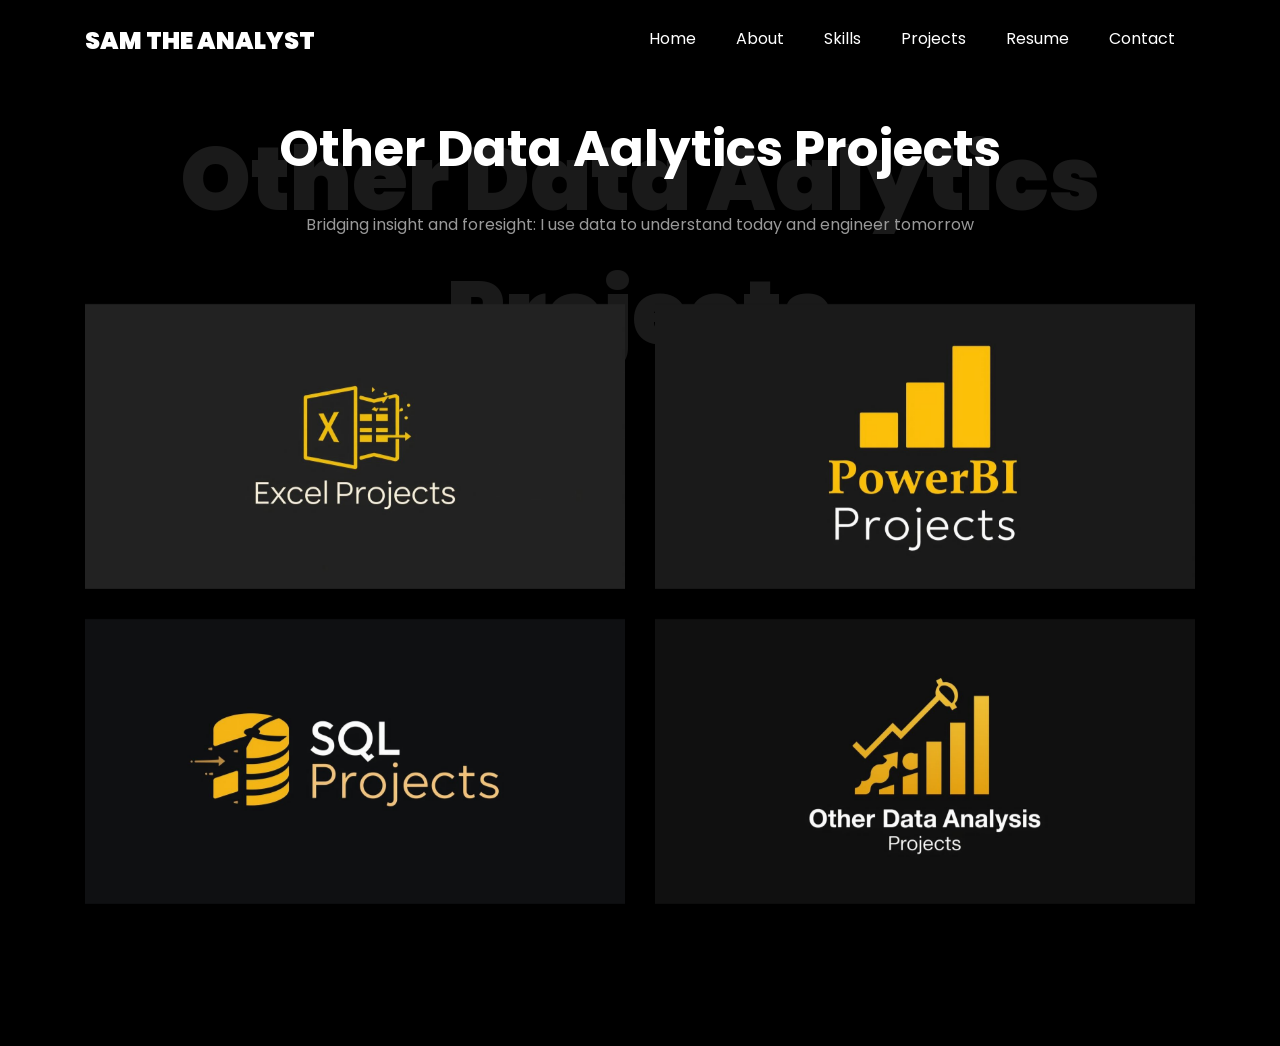
<file: other_data_analytics_projects.html>
<!DOCTYPE html>
<html lang="en">
  <head>
    <title>Sam The Data Analyst Portfolio</title>
    <meta charset="utf-8">
    <meta name="viewport" content="width=device-width, initial-scale=1, shrink-to-fit=no">
    
    <link href="https://fonts.googleapis.com/css?family=Poppins:100,200,300,400,500,600,700,800,900" rel="stylesheet">

    <link rel="stylesheet" href="css/open-iconic-bootstrap.min.css">
    <link rel="stylesheet" href="css/animate.css">
    
    <link rel="stylesheet" href="css/owl.carousel.min.css">
    <link rel="stylesheet" href="css/owl.theme.default.min.css">
    <link rel="stylesheet" href="css/magnific-popup.css">

    <link rel="stylesheet" href="css/aos.css">

    <link rel="stylesheet" href="css/ionicons.min.css">
    
    <link rel="stylesheet" href="css/flaticon.css">
    <link rel="stylesheet" href="css/icomoon.css">
    <link rel="stylesheet" href="css/style.css">
  </head>
  <body data-spy="scroll" data-target=".site-navbar-target" data-offset="300">
	  
	  
    <nav class="navbar navbar-expand-lg navbar-dark ftco_navbar ftco-navbar-light site-navbar-target" id="ftco-navbar">
	    <div class="container">
	      <a class="navbar-brand" href="index.html">SAM The Analyst</a>
		  
	      <button class="navbar-toggler js-fh5co-nav-toggle fh5co-nav-toggle" type="button" data-toggle="collapse" data-target="#ftco-nav" aria-controls="ftco-nav" aria-expanded="false" aria-label="Toggle navigation">
	        <span class="oi oi-menu"></span> Menu
	      </button>

	      <div class="collapse navbar-collapse" id="ftco-nav">
	        <ul class="navbar-nav nav ml-auto">
	          <li class="nav-item"><a href="index.html" class="nav-link"><span>Home</span></a></li>
	          <li class="nav-item"><a href="index.html#about-section" class="nav-link"><span>About</span></a></li>
	          <li class="nav-item"><a href="index.html#skills-section" class="nav-link"><span>Skills</span></a></li>
	        <!--<li class="nav-item"><a href="#services-section" class="nav-link"><span>Services</span></a></li>-->
	          <li class="nav-item"><a href="index.html#projects-section" class="nav-link"><span>Projects</span></a></li>
	          <li class="nav-item"><a href="index.html#resume-section" class="nav-link"><span>Resume</span></a></li>
	        <!--<li class="nav-item"><a href="#blog-section" class="nav-link"><span>My Blog</span></a></li>-->
	          <li class="nav-item"><a href="index.html#contact-section" class="nav-link"><span>Contact</span></a></li>
	        </ul>
			
	      </div>
	    </div>
	  </nav>


		
<!--------------------------------------------------------------Project Section----------------------------------------------------------------->
 

    <section class="ftco-section ftco-project" id="projects-section">
    	<div class="container">
    		<div class="row justify-content-center pb-5">
          <div class="col-md-12 heading-section text-center ftco-animate">
          	<h1 class="big big-2">Other Data Aalytics Projects</h1>
            <h2 class="mb-4">Other Data Aalytics Projects</h2>
            <p>Bridging insight and foresight: I use data to understand today and engineer tomorrow</p>
          </div>
        </div>
    		<div class="row">
    			<div class="col-md-6">
    				<div class="project img ftco-animate d-flex justify-content-center align-items-center" style="background-image: url(images/excelimage.jpg);">
    					<div class="overlay"></div>
	    				<div class="text text-center p-4">
	    					<h3><a href="#">Excel Projects</a></h3>
	    					<!--<span>Web Design</span>-->
	    				</div>
    				</div>
  				</div>
  				<div class="col-md-6">
    				<div class="project img ftco-animate d-flex justify-content-center align-items-center" style="background-image: url(images/bi.jpg);">
    					<div class="overlay"></div>
	    				<div class="text text-center p-4">
	    					<h3><a href="#">PowerBI Projects</a></h3>
	    					<!--<span>Web Design</span>-->
	    				</div>
    				</div>
  				</div>

    			<div class="col-md-6">
    				<div class="project img ftco-animate d-flex justify-content-center align-items-center" style="background-image: url(images/sql.jpg);">
    					<div class="overlay"></div>
	    				<div class="text text-center p-4">
	    					<h3><a href="#">SQL Projects</a></h3>
	    					<!--<span>Web Design</span>-->
	    				</div>
    				</div>
    			</div>
				<div class="col-md-6">

    				<div class="project img ftco-animate d-flex justify-content-center align-items-center" style="background-image: url(images/otherprojects.jpg);">
    					<div class="overlay"></div>
	    				<div class="text text-center p-4">
	    					<h3><a href="#">Other Data Aalytics Projects</a></h3>
	    					<!--<span>Web Design</span>-->
	    				</div>
    				</div>
    			</div>
    			<!--<div class="col-md-4">
    				<div class="row">
    					<div class="col-md-12">
		    				<div class="project img ftco-animate d-flex justify-content-center align-items-center" style="background-image: url(images/project-2.jpg);">
		    					<div class="overlay"></div>
			    				<div class="text text-center p-4">
			    					<h3><a href="#">Branding &amp; Illustration Design</a></h3>
			    					
			    				</div>
		    				</div>
	    				</div>
	    				<div class="col-md-12">
		    				<div class="project img ftco-animate d-flex justify-content-center align-items-center" style="background-image: url(images/project-3.jpg);">
		    					<div class="overlay"></div>
			    				<div class="text text-center p-4">
			    					<h3><a href="#">Branding &amp; Illustration Design</a></h3>
			    					
			    				</div>
		    				</div>
	    				</div>
    				</div>
    			</div>-->
    		</div>
    	</div>
    </section>



  
		

    


  <div id="ftco-loader" class="show fullscreen"><svg class="circular" width="48px" height="48px"><circle class="path-bg" cx="24" cy="24" r="22" fill="none" stroke-width="4" stroke="#eeeeee"/><circle class="path" cx="24" cy="24" r="22" fill="none" stroke-width="4" stroke-miterlimit="10" stroke="#F96D00"/></svg></div>


  <script src="js/jquery.min.js"></script>
  <script src="js/jquery-migrate-3.0.1.min.js"></script>
  <script src="js/popper.min.js"></script>
  <script src="js/bootstrap.min.js"></script>
  <script src="js/jquery.easing.1.3.js"></script>
  <script src="js/jquery.waypoints.min.js"></script>
  <script src="js/jquery.stellar.min.js"></script>
  <script src="js/owl.carousel.min.js"></script>
  <script src="js/jquery.magnific-popup.min.js"></script>
  <script src="js/aos.js"></script>
  <script src="js/jquery.animateNumber.min.js"></script>
  <script src="js/scrollax.min.js"></script>
  
  <script src="js/main.js"></script>
    
  </body>
</html>
</file>
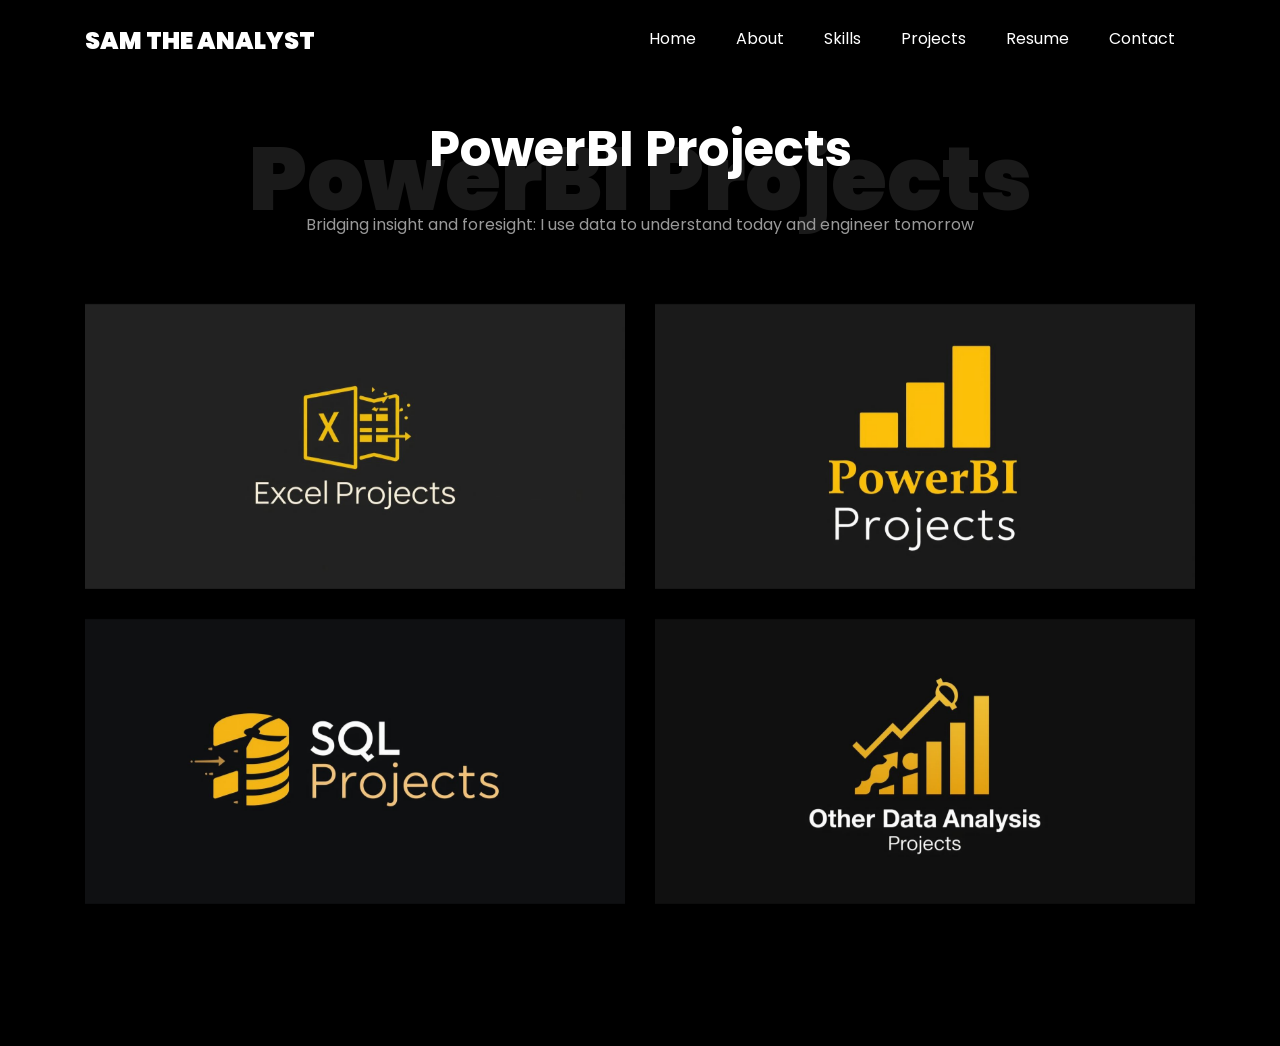
<file: powerBI_projects.html>
<!DOCTYPE html>
<html lang="en">
  <head>
    <title>Sam The Data Analyst Portfolio</title>
    <meta charset="utf-8">
    <meta name="viewport" content="width=device-width, initial-scale=1, shrink-to-fit=no">
    
    <link href="https://fonts.googleapis.com/css?family=Poppins:100,200,300,400,500,600,700,800,900" rel="stylesheet">

    <link rel="stylesheet" href="css/open-iconic-bootstrap.min.css">
    <link rel="stylesheet" href="css/animate.css">
    
    <link rel="stylesheet" href="css/owl.carousel.min.css">
    <link rel="stylesheet" href="css/owl.theme.default.min.css">
    <link rel="stylesheet" href="css/magnific-popup.css">

    <link rel="stylesheet" href="css/aos.css">

    <link rel="stylesheet" href="css/ionicons.min.css">
    
    <link rel="stylesheet" href="css/flaticon.css">
    <link rel="stylesheet" href="css/icomoon.css">
    <link rel="stylesheet" href="css/style.css">
  </head>
  <body data-spy="scroll" data-target=".site-navbar-target" data-offset="300">
	  
	  
    <nav class="navbar navbar-expand-lg navbar-dark ftco_navbar ftco-navbar-light site-navbar-target" id="ftco-navbar">
	    <div class="container">
	      <a class="navbar-brand" href="index.html">SAM The Analyst</a>
		  
	      <button class="navbar-toggler js-fh5co-nav-toggle fh5co-nav-toggle" type="button" data-toggle="collapse" data-target="#ftco-nav" aria-controls="ftco-nav" aria-expanded="false" aria-label="Toggle navigation">
	        <span class="oi oi-menu"></span> Menu
	      </button>

	      <div class="collapse navbar-collapse" id="ftco-nav">
	        <ul class="navbar-nav nav ml-auto">
	          <li class="nav-item"><a href="index.html" class="nav-link"><span>Home</span></a></li>
	          <li class="nav-item"><a href="index.html#about-section" class="nav-link"><span>About</span></a></li>
	          <li class="nav-item"><a href="index.html#skills-section" class="nav-link"><span>Skills</span></a></li>
	        <!--<li class="nav-item"><a href="#services-section" class="nav-link"><span>Services</span></a></li>-->
	          <li class="nav-item"><a href="index.html#projects-section" class="nav-link"><span>Projects</span></a></li>
	          <li class="nav-item"><a href="index.html#resume-section" class="nav-link"><span>Resume</span></a></li>
	        <!--<li class="nav-item"><a href="#blog-section" class="nav-link"><span>My Blog</span></a></li>-->
	          <li class="nav-item"><a href="index.html#contact-section" class="nav-link"><span>Contact</span></a></li>
	        </ul>
			
	      </div>
	    </div>
	  </nav>


		
<!--------------------------------------------------------------Project Section----------------------------------------------------------------->
 

    <section class="ftco-section ftco-project" id="projects-section">
    	<div class="container">
    		<div class="row justify-content-center pb-5">
          <div class="col-md-12 heading-section text-center ftco-animate">
          	<h1 class="big big-2">PowerBI Projects</h1>
            <h2 class="mb-4">PowerBI Projects</h2>
            <p>Bridging insight and foresight: I use data to understand today and engineer tomorrow</p>
          </div>
        </div>
    		<div class="row">
    			<div class="col-md-6">
    				<div class="project img ftco-animate d-flex justify-content-center align-items-center" style="background-image: url(images/excelimage.jpg);">
    					<div class="overlay"></div>
	    				<div class="text text-center p-4">
	    					<h3><a href="#">Excel Projects</a></h3>
	    					<!--<span>Web Design</span>-->
	    				</div>
    				</div>
  				</div>
  				<div class="col-md-6">
    				<div class="project img ftco-animate d-flex justify-content-center align-items-center" style="background-image: url(images/bi.jpg);">
    					<div class="overlay"></div>
	    				<div class="text text-center p-4">
	    					<h3><a href="#">PowerBI Projects</a></h3>
	    					<!--<span>Web Design</span>-->
	    				</div>
    				</div>
  				</div>

    			<div class="col-md-6">
    				<div class="project img ftco-animate d-flex justify-content-center align-items-center" style="background-image: url(images/sql.jpg);">
    					<div class="overlay"></div>
	    				<div class="text text-center p-4">
	    					<h3><a href="#">SQL Projects</a></h3>
	    					<!--<span>Web Design</span>-->
	    				</div>
    				</div>
    			</div>
				<div class="col-md-6">

    				<div class="project img ftco-animate d-flex justify-content-center align-items-center" style="background-image: url(images/otherprojects.jpg);">
    					<div class="overlay"></div>
	    				<div class="text text-center p-4">
	    					<h3><a href="#">Other Data Aalytics Projects</a></h3>
	    					<!--<span>Web Design</span>-->
	    				</div>
    				</div>
    			</div>
    			<!--<div class="col-md-4">
    				<div class="row">
    					<div class="col-md-12">
		    				<div class="project img ftco-animate d-flex justify-content-center align-items-center" style="background-image: url(images/project-2.jpg);">
		    					<div class="overlay"></div>
			    				<div class="text text-center p-4">
			    					<h3><a href="#">Branding &amp; Illustration Design</a></h3>
			    					
			    				</div>
		    				</div>
	    				</div>
	    				<div class="col-md-12">
		    				<div class="project img ftco-animate d-flex justify-content-center align-items-center" style="background-image: url(images/project-3.jpg);">
		    					<div class="overlay"></div>
			    				<div class="text text-center p-4">
			    					<h3><a href="#">Branding &amp; Illustration Design</a></h3>
			    					
			    				</div>
		    				</div>
	    				</div>
    				</div>
    			</div>-->
    		</div>
    	</div>
    </section>



  
		

    


  <div id="ftco-loader" class="show fullscreen"><svg class="circular" width="48px" height="48px"><circle class="path-bg" cx="24" cy="24" r="22" fill="none" stroke-width="4" stroke="#eeeeee"/><circle class="path" cx="24" cy="24" r="22" fill="none" stroke-width="4" stroke-miterlimit="10" stroke="#F96D00"/></svg></div>


  <script src="js/jquery.min.js"></script>
  <script src="js/jquery-migrate-3.0.1.min.js"></script>
  <script src="js/popper.min.js"></script>
  <script src="js/bootstrap.min.js"></script>
  <script src="js/jquery.easing.1.3.js"></script>
  <script src="js/jquery.waypoints.min.js"></script>
  <script src="js/jquery.stellar.min.js"></script>
  <script src="js/owl.carousel.min.js"></script>
  <script src="js/jquery.magnific-popup.min.js"></script>
  <script src="js/aos.js"></script>
  <script src="js/jquery.animateNumber.min.js"></script>
  <script src="js/scrollax.min.js"></script>
  
  <script src="js/main.js"></script>
    
  </body>
</html>
</file>
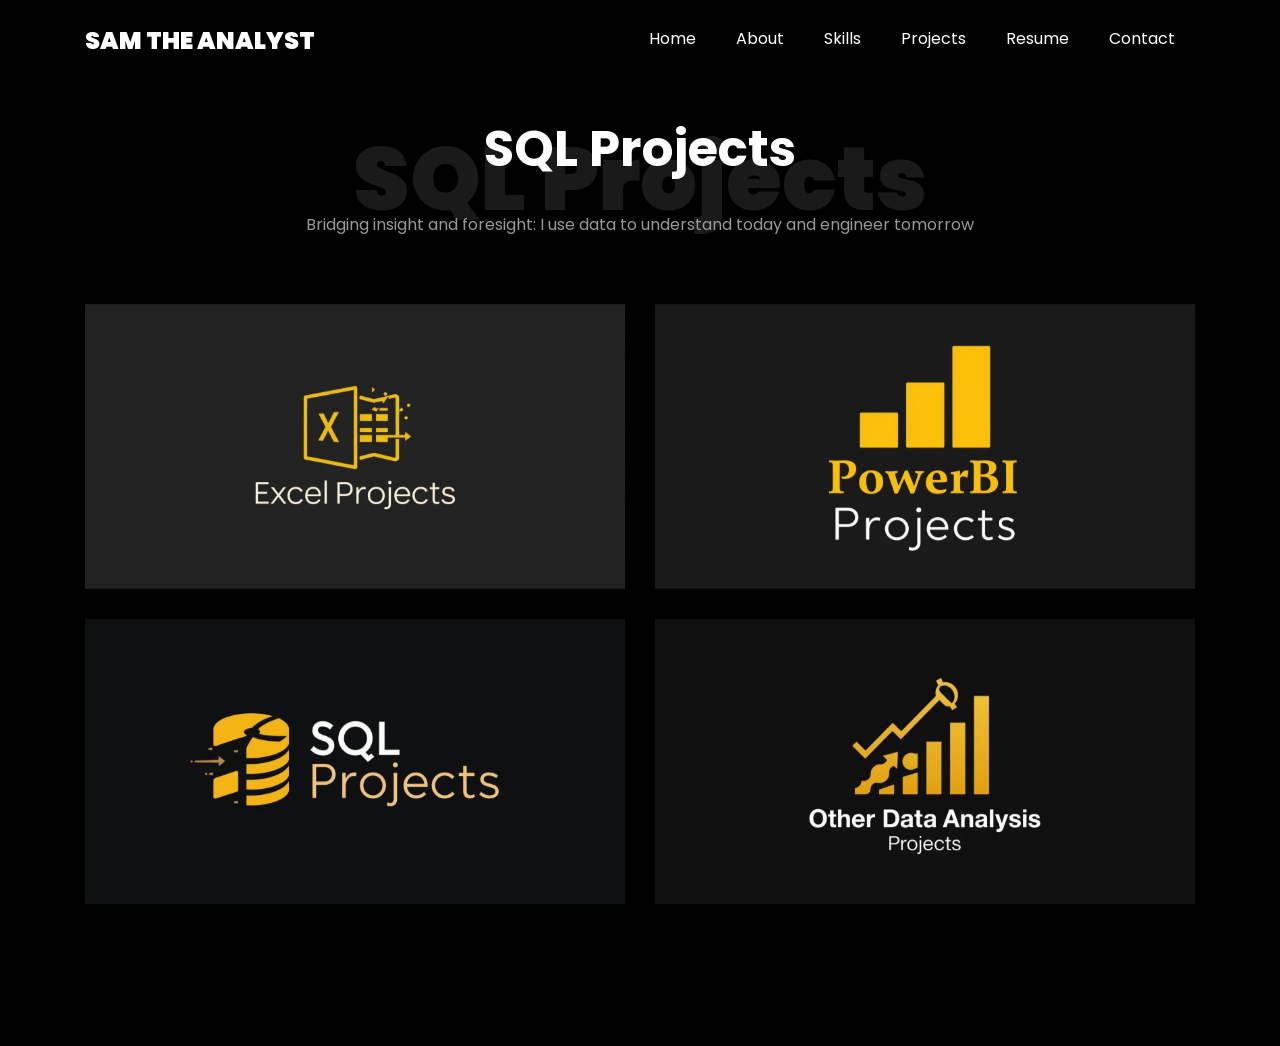
<file: sql_projects.html>
<!DOCTYPE html>
<html lang="en">
  <head>
    <title>Sam The Data Analyst Portfolio</title>
    <meta charset="utf-8">
    <meta name="viewport" content="width=device-width, initial-scale=1, shrink-to-fit=no">
    
    <link href="https://fonts.googleapis.com/css?family=Poppins:100,200,300,400,500,600,700,800,900" rel="stylesheet">

    <link rel="stylesheet" href="css/open-iconic-bootstrap.min.css">
    <link rel="stylesheet" href="css/animate.css">
    
    <link rel="stylesheet" href="css/owl.carousel.min.css">
    <link rel="stylesheet" href="css/owl.theme.default.min.css">
    <link rel="stylesheet" href="css/magnific-popup.css">

    <link rel="stylesheet" href="css/aos.css">

    <link rel="stylesheet" href="css/ionicons.min.css">
    
    <link rel="stylesheet" href="css/flaticon.css">
    <link rel="stylesheet" href="css/icomoon.css">
    <link rel="stylesheet" href="css/style.css">
  </head>
  <body data-spy="scroll" data-target=".site-navbar-target" data-offset="300">
	  
	  
    <nav class="navbar navbar-expand-lg navbar-dark ftco_navbar ftco-navbar-light site-navbar-target" id="ftco-navbar">
	    <div class="container">
	      <a class="navbar-brand" href="index.html">SAM The Analyst</a>
		  
	      <button class="navbar-toggler js-fh5co-nav-toggle fh5co-nav-toggle" type="button" data-toggle="collapse" data-target="#ftco-nav" aria-controls="ftco-nav" aria-expanded="false" aria-label="Toggle navigation">
	        <span class="oi oi-menu"></span> Menu
	      </button>

	      <div class="collapse navbar-collapse" id="ftco-nav">
	        <ul class="navbar-nav nav ml-auto">
	          <li class="nav-item"><a href="index.html" class="nav-link"><span>Home</span></a></li>
	          <li class="nav-item"><a href="index.html#about-section" class="nav-link"><span>About</span></a></li>
	          <li class="nav-item"><a href="index.html#skills-section" class="nav-link"><span>Skills</span></a></li>
	        <!--<li class="nav-item"><a href="#services-section" class="nav-link"><span>Services</span></a></li>-->
	          <li class="nav-item"><a href="index.html#projects-section" class="nav-link"><span>Projects</span></a></li>
	          <li class="nav-item"><a href="index.html#resume-section" class="nav-link"><span>Resume</span></a></li>
	        <!--<li class="nav-item"><a href="#blog-section" class="nav-link"><span>My Blog</span></a></li>-->
	          <li class="nav-item"><a href="index.html#contact-section" class="nav-link"><span>Contact</span></a></li>
	        </ul>
			
	      </div>
	    </div>
	  </nav>


		
<!--------------------------------------------------------------Project Section----------------------------------------------------------------->
 

    <section class="ftco-section ftco-project" id="projects-section">
    	<div class="container">
    		<div class="row justify-content-center pb-5">
          <div class="col-md-12 heading-section text-center ftco-animate">
          	<h1 class="big big-2">SQL Projects</h1>
            <h2 class="mb-4">SQL Projects</h2>
            <p>Bridging insight and foresight: I use data to understand today and engineer tomorrow</p>
          </div>
        </div>
    		<div class="row">
    			<div class="col-md-6">
    				<div class="project img ftco-animate d-flex justify-content-center align-items-center" style="background-image: url(images/excelimage.jpg);">
    					<div class="overlay"></div>
	    				<div class="text text-center p-4">
	    					<h3><a href="#">Excel Projects</a></h3>
	    					<!--<span>Web Design</span>-->
	    				</div>
    				</div>
  				</div>
  				<div class="col-md-6">
    				<div class="project img ftco-animate d-flex justify-content-center align-items-center" style="background-image: url(images/bi.jpg);">
    					<div class="overlay"></div>
	    				<div class="text text-center p-4">
	    					<h3><a href="#">PowerBI Projects</a></h3>
	    					<!--<span>Web Design</span>-->
	    				</div>
    				</div>
  				</div>

    			<div class="col-md-6">
    				<div class="project img ftco-animate d-flex justify-content-center align-items-center" style="background-image: url(images/sql.jpg);">
    					<div class="overlay"></div>
	    				<div class="text text-center p-4">
	    					<h3><a href="#">SQL Projects</a></h3>
	    					<!--<span>Web Design</span>-->
	    				</div>
    				</div>
    			</div>
				<div class="col-md-6">

    				<div class="project img ftco-animate d-flex justify-content-center align-items-center" style="background-image: url(images/otherprojects.jpg);">
    					<div class="overlay"></div>
	    				<div class="text text-center p-4">
	    					<h3><a href="#">Other Data Aalytics Projects</a></h3>
	    					<!--<span>Web Design</span>-->
	    				</div>
    				</div>
    			</div>
    			<!--<div class="col-md-4">
    				<div class="row">
    					<div class="col-md-12">
		    				<div class="project img ftco-animate d-flex justify-content-center align-items-center" style="background-image: url(images/project-2.jpg);">
		    					<div class="overlay"></div>
			    				<div class="text text-center p-4">
			    					<h3><a href="#">Branding &amp; Illustration Design</a></h3>
			    					
			    				</div>
		    				</div>
	    				</div>
	    				<div class="col-md-12">
		    				<div class="project img ftco-animate d-flex justify-content-center align-items-center" style="background-image: url(images/project-3.jpg);">
		    					<div class="overlay"></div>
			    				<div class="text text-center p-4">
			    					<h3><a href="#">Branding &amp; Illustration Design</a></h3>
			    					
			    				</div>
		    				</div>
	    				</div>
    				</div>
    			</div>-->
    		</div>
    	</div>
    </section>



  
		

    


  <div id="ftco-loader" class="show fullscreen"><svg class="circular" width="48px" height="48px"><circle class="path-bg" cx="24" cy="24" r="22" fill="none" stroke-width="4" stroke="#eeeeee"/><circle class="path" cx="24" cy="24" r="22" fill="none" stroke-width="4" stroke-miterlimit="10" stroke="#F96D00"/></svg></div>


  <script src="js/jquery.min.js"></script>
  <script src="js/jquery-migrate-3.0.1.min.js"></script>
  <script src="js/popper.min.js"></script>
  <script src="js/bootstrap.min.js"></script>
  <script src="js/jquery.easing.1.3.js"></script>
  <script src="js/jquery.waypoints.min.js"></script>
  <script src="js/jquery.stellar.min.js"></script>
  <script src="js/owl.carousel.min.js"></script>
  <script src="js/jquery.magnific-popup.min.js"></script>
  <script src="js/aos.js"></script>
  <script src="js/jquery.animateNumber.min.js"></script>
  <script src="js/scrollax.min.js"></script>
  
  <script src="js/main.js"></script>
    
  </body>
</html>
</file>
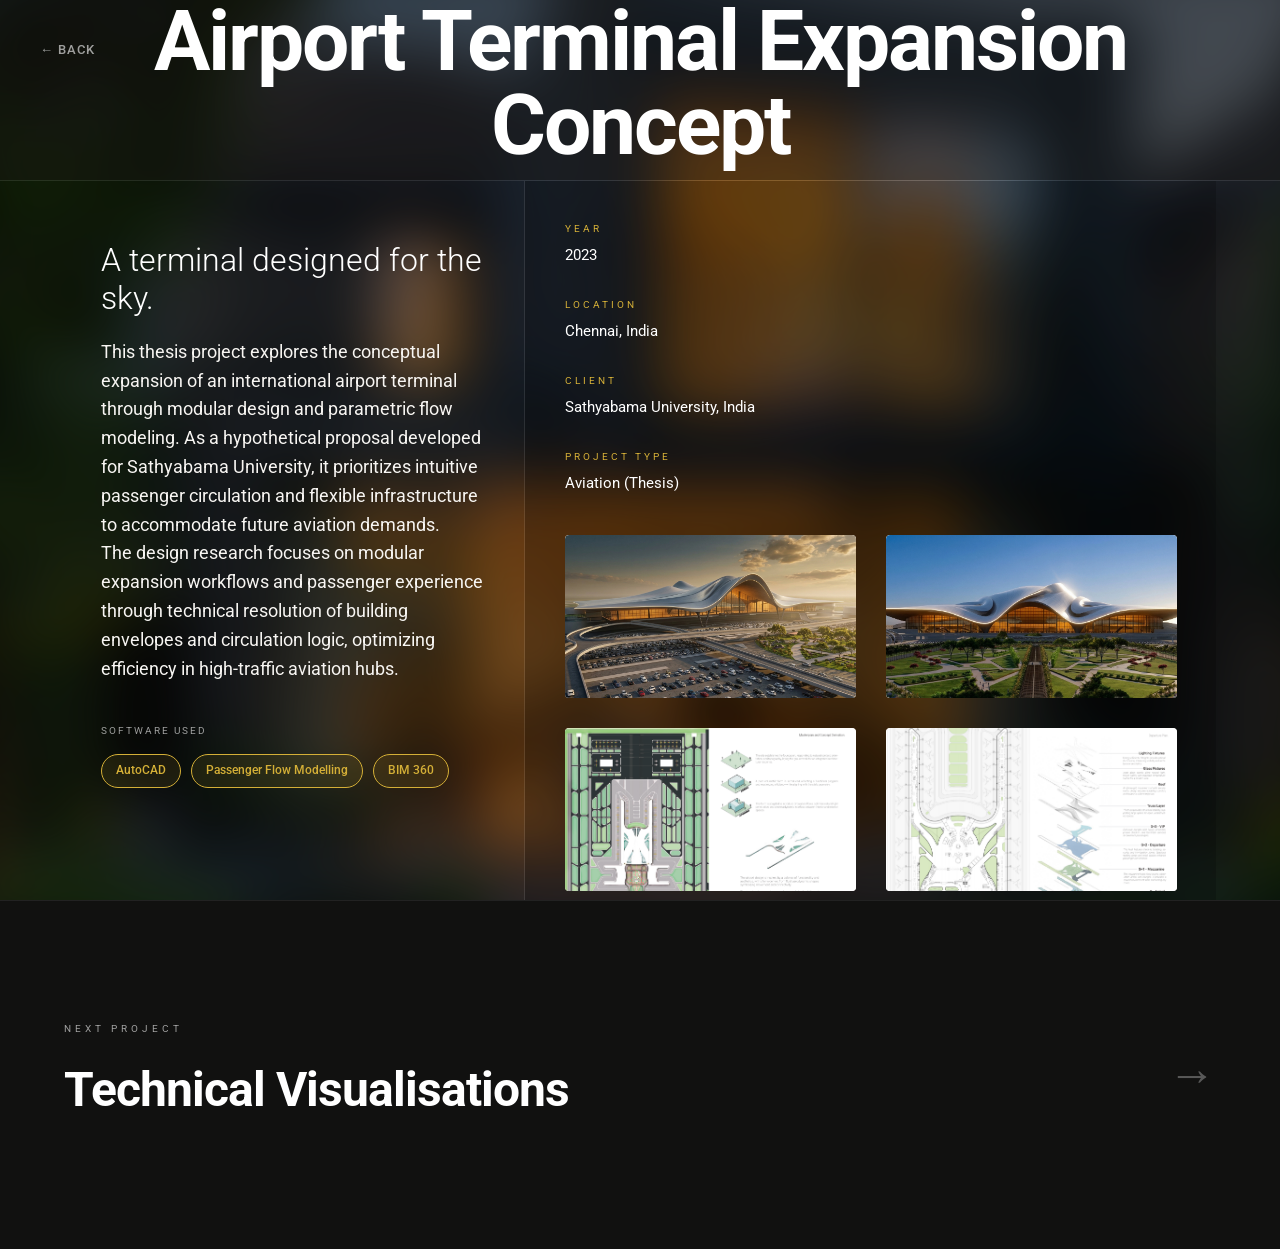
<file: projects/airport-terminal.html>
<!DOCTYPE html>
<html lang="en">
<head>
    <meta charset="UTF-8">
    <meta name="viewport" content="width=device-width, initial-scale=1.0">
    <title>Airport Terminal Expansion Concept | Jafrin Suretha Suresh</title>
    
    <!-- Meta tags for SEO -->
    <meta name="description" content="Passenger flow modelling and spatial planning for a modular airport gateway concept.">
    
    <!-- Google Fonts -->
    <link href="https://fonts.googleapis.com/css2?family=Roboto:wght@300;400;500;700&display=swap" rel="stylesheet">
    
    <link rel="stylesheet" href="../styles/main.css">
    <link rel="stylesheet" href="../styles/animations.css">
</head>
<body class="dark-mode-enforced project-page">

    <header class="project-hero reveal-up">
        <a href="../index.html#projects" class="back-link">← Back</a>
        <div class="hero-content">
            <span class="project-category">AVIATION · CHENNAI, INDIA · 2023</span>
            <h1 class="project-hero-title">Airport Terminal Expansion Concept</h1>
            <p class="project-hero-sub">A terminal designed for the sky.</p>
        </div>
    </header>

    <section class="project-details">
        <div class="container">
            <div class="details-grid">
                <div class="details-left reveal-up">
                    <h2 class="project-section-heading">A terminal designed for the sky.</h2>
                    <div class="project-description">
                        <p>This thesis project explores the conceptual expansion of an international airport terminal through modular design and parametric flow modeling. As a hypothetical proposal developed for Sathyabama University, it prioritizes intuitive passenger circulation and flexible infrastructure to accommodate future aviation demands.</p>
                        <p>The design research focuses on modular expansion workflows and passenger experience through technical resolution of building envelopes and circulation logic, optimizing efficiency in high-traffic aviation hubs.</p>
                    </div>
                    <div class="software-row">
                        <span class="software-label">SOFTWARE USED</span>
                        <div class="software-pills">
                            <span class="software-pill">AutoCAD</span>
                            <span class="software-pill">Passenger Flow Modelling</span>
                            <span class="software-pill">BIM 360</span>
                        </div>
                    </div>
                </div>
                <div class="details-right reveal-up delay-1">
                    <ul class="project-meta-list" style="margin-bottom: 40px;">
                        <li class="meta-item">
                            <span class="meta-label">Year</span>
                            <span class="meta-value">2023</span>
                        </li>
                        <li class="meta-item">
                            <span class="meta-label">Location</span>
                            <span class="meta-value">Chennai, India</span>
                        </li>
                        <li class="meta-item">
                            <span class="meta-label">Client</span>
                            <span class="meta-value">Sathyabama University, India</span>
                        </li>
                        <li class="meta-item">
                            <span class="meta-label">Project Type</span>
                            <span class="meta-value">Aviation (Thesis)</span>
                        </li>
                    </ul>

                    <!-- Gallery Integrated into Right Column -->
                    <div class="gallery-grid">
                        <div class="gallery-item reveal-up" onclick="openLightbox(0)">
                            <img src="../images/3.0.png" alt="Terminal Concept Rendering">
                        </div>
                        <div class="gallery-item reveal-up" onclick="openLightbox(1)">
                            <img src="../images/3.1.png" alt="Interior Flow Analysis">
                        </div>
                        <div class="gallery-item reveal-up" onclick="openLightbox(2)">
                            <img src="../images/3.2.jpg" alt="Technical Section">
                        </div>
                        <div class="gallery-item reveal-up" onclick="openLightbox(3)">
                            <img src="../images/3.3.jpg" alt="Phasing Diagram">
                        </div>
                        <div class="gallery-item reveal-up" onclick="openLightbox(4)">
                            <img src="../images/3.4.jpg" alt="Materiality Detail">
                        </div>
                        <div class="gallery-item reveal-up" onclick="openLightbox(5)">
                            <img src="../images/3.5.png" alt="BIM Model View">
                        </div>
                        <div class="gallery-item reveal-up" onclick="openLightbox(6)">
                            <img src="../images/3.6.png" alt="Structural Analysis">
                        </div>
                    </div>
                </div>
            </div>
        </div>
    </section>

    <footer class="next-project-footer">
        <div class="container">
            <a href="visualizations.html" class="next-project-link reveal-up">
                <div class="next-content">
                    <span class="next-label">Next project</span>
                    <h3 class="next-title">Technical Visualisations</h3>
                </div>
                <div class="next-arrow">→</div>
            </a>
        </div>
    </footer>

    <!-- Lightbox container -->
    <div id="lightbox">
        <img id="lightbox-img" style="max-width:85vw; max-height:88vh; object-fit:contain; border-radius:4px; display:block;">
        <button id="lb-prev" style="position:absolute; left:20px; top:50%; transform:translateY(-50%); background:none; border:none; color:white; font-size:48px; cursor:pointer; opacity:0.7; line-height:1;">&#8592;</button>
        <button id="lb-next" style="position:absolute; right:20px; top:50%; transform:translateY(-50%); background:none; border:none; color:white; font-size:48px; cursor:pointer; opacity:0.7; line-height:1;">&#8594;</button>
        <button id="lb-close" style="position:absolute; top:20px; right:24px; background:none; border:none; color:white; font-size:32px; cursor:pointer; opacity:0.7; line-height:1;">&#10005;</button>
    </div>

    <script src="../scripts/main.js"></script>
    <script>
        const galleryImages = [
            '../images/3.0.png', 
            '../images/3.1.png',
            '../images/3.2.jpg',
            '../images/3.3.jpg',
            '../images/3.4.jpg',
            '../images/3.5.png',
            '../images/3.6.png'
        ];
        let currentIdx = 0;
        function openLightbox(idx) {
            currentIdx = idx;
            const lb = document.getElementById('lightbox');
            const img = document.getElementById('lightbox-img');
            img.src = galleryImages[idx];
            lb.style.display = 'flex';
            setTimeout(() => lb.classList.add('active'), 10);
            document.body.style.overflow = 'hidden';
        }

        function closeLightbox() {
            const lb = document.getElementById('lightbox');
            lb.classList.remove('active');
            setTimeout(() => {
                lb.style.display = 'none';
                document.body.style.overflow = '';
            }, 300);
        }
        function nextImage() { currentIdx = (currentIdx + 1) % galleryImages.length; document.getElementById('lightbox-img').src = galleryImages[currentIdx]; }
        function prevImage() { currentIdx = (currentIdx - 1 + galleryImages.length) % galleryImages.length; document.getElementById('lightbox-img').src = galleryImages[currentIdx]; }
        document.getElementById('lb-close').onclick = closeLightbox;
        document.getElementById('lb-next').onclick = (e) => { e.stopPropagation(); nextImage(); };
        document.getElementById('lb-prev').onclick = (e) => { e.stopPropagation(); prevImage(); };
        document.getElementById('lightbox').onclick = closeLightbox;
    </script>
</body>
</html>
</file>
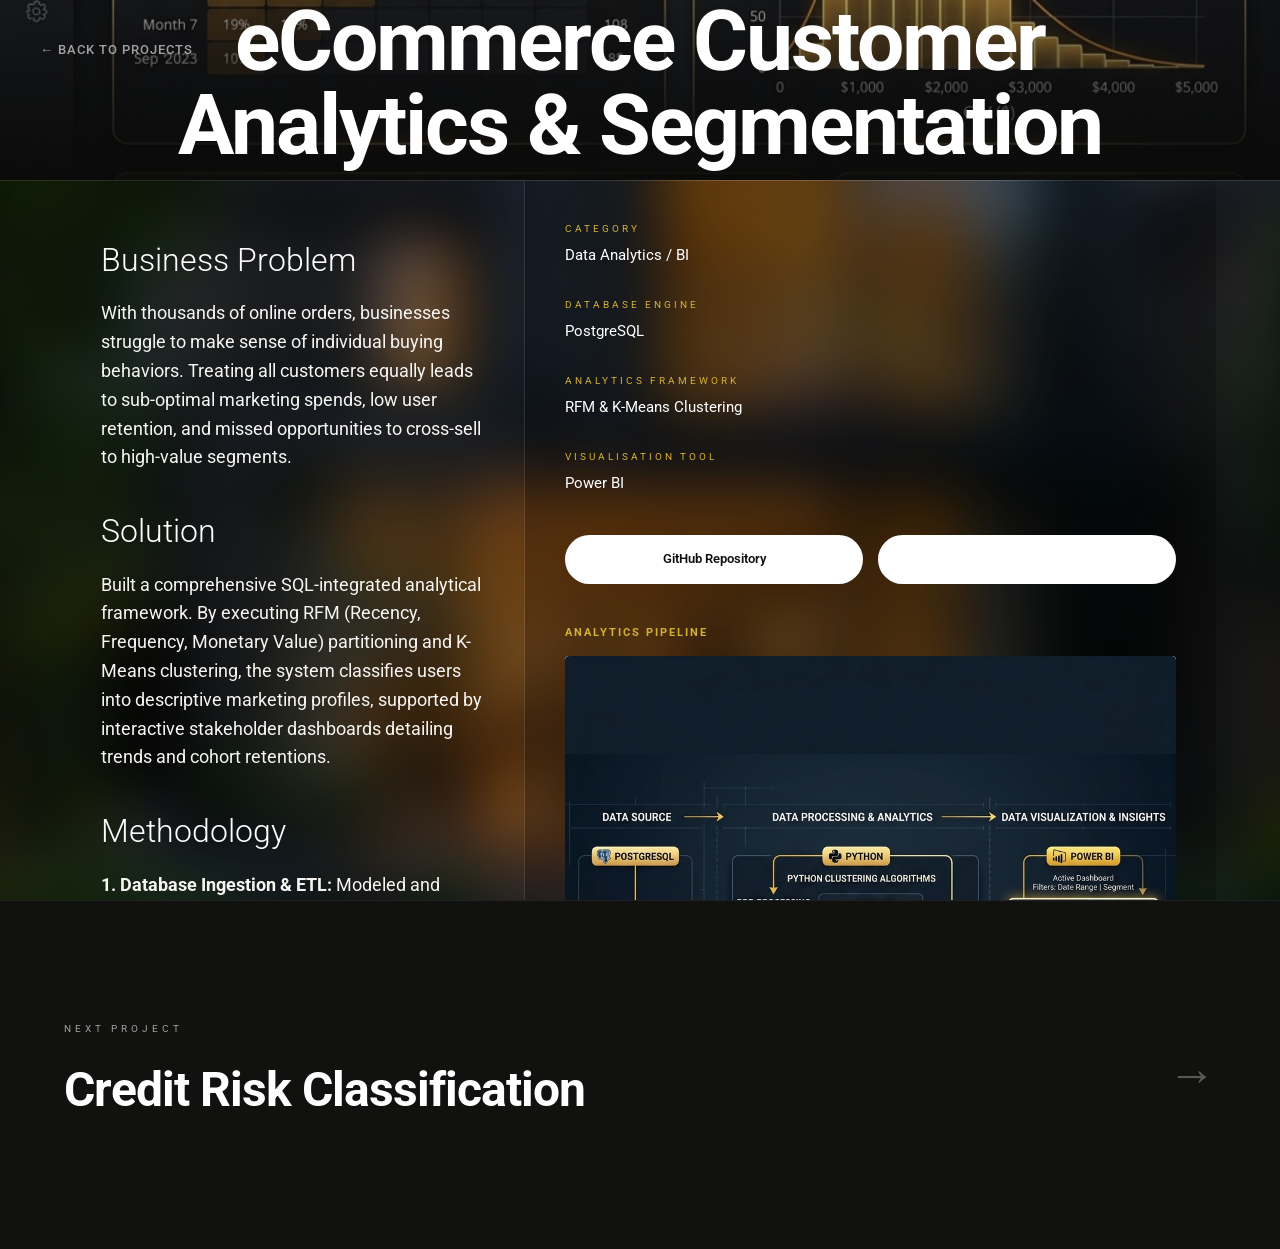
<file: projects/customer-analytics.html>
<!DOCTYPE html>
<html lang="en">
<head>
    <meta charset="UTF-8">
    <meta name="viewport" content="width=device-width, initial-scale=1.0">
    <title>eCommerce Customer Analytics & Segmentation | Sam Moses Kumar</title>
    
    <!-- Meta tags for SEO -->
    <meta name="description" content="Transactional database analysis, customer clustering, cohort analysis, and Power BI reporting.">
    
    <!-- Google Fonts -->
    <link href="https://fonts.googleapis.com/css2?family=Roboto:wght@300;400;500;700&display=swap" rel="stylesheet">
    
    <link rel="stylesheet" href="../styles/main.css">
    <link rel="stylesheet" href="../styles/animations.css">
</head>
<body class="dark-mode-enforced project-page">

    <header class="project-hero reveal-up" style="background: linear-gradient(180deg, rgba(17, 17, 16, 0.4) 0%, rgba(10, 10, 9, 0.95) 100%), url('../images/ecommerce_customer_analytics.png') no-repeat center center; background-size: cover;">
        <a href="../index.html#projects" class="back-link">← Back to Projects</a>
        <div class="hero-content">
            <span class="project-category">Data Analytics • Business Intelligence</span>
            <h1 class="project-hero-title">eCommerce Customer Analytics & Segmentation</h1>
            <p class="project-hero-sub">Uncovering customer purchasing behaviour, lifetime value, and marketing segments.</p>
        </div>
    </header>

    <section class="project-details">
        <div class="container">
            <div class="details-grid">
                <div class="details-left reveal-up">
                    <h2 class="project-section-heading">Business Problem</h2>
                    <div class="project-description">
                        <p>With thousands of online orders, businesses struggle to make sense of individual buying behaviors. Treating all customers equally leads to sub-optimal marketing spends, low user retention, and missed opportunities to cross-sell to high-value segments.</p>
                    </div>

                    <h2 class="project-section-heading" style="margin-top: 40px;">Solution</h2>
                    <div class="project-description">
                        <p>Built a comprehensive SQL-integrated analytical framework. By executing RFM (Recency, Frequency, Monetary Value) partitioning and K-Means clustering, the system classifies users into descriptive marketing profiles, supported by interactive stakeholder dashboards detailing trends and cohort retentions.</p>
                    </div>

                    <h2 class="project-section-heading" style="margin-top: 40px;">Methodology</h2>
                    <div class="project-description">
                        <p><strong>1. Database Ingestion & ETL:</strong> Modeled and imported transactional history schemas into a PostgreSQL database, setting indices and cleaning missing IDs with SQL queries.</p>
                        <p><strong>2. RFM Segmentation:</strong> Grouped customers mathematically based on transaction recency, frequency of purchase, and monetary value, assigning numeric scores to define segments (e.g. Champions, Loyal, Hibernating).</p>
                        <p><strong>3. Cluster Validation:</strong> Verified profiles in Python using Scikit-Learn's K-Means clustering, verifying group distances and optimizing clusters with Elbow and Silhouette plots.</p>
                        <p><strong>4. Cohort Retention Analysis:</strong> Measured longitudinal behavioral change, tracing monthly user return rates to observe retention curves.</p>
                        <p><strong>5. Dashboard Integration:</strong> Fed data pipelines directly into Power BI, designing dynamic filters, key performance indicators (KPIs), and CLV distribution curves.</p>
                    </div>

                    <h2 class="project-section-heading" style="margin-top: 40px;">Key Results</h2>
                    <div class="project-description">
                        <ul style="list-style: none; padding-left: 0;">
                            <li style="margin-bottom: 10px; position: relative; padding-left: 20px;"><span style="color: var(--color-accent); position: absolute; left: 0;">✔</span> Identified a "Champions" segment constituting 15% of the customer base but generating 45% of total revenue.</li>
                            <li style="margin-bottom: 10px; position: relative; padding-left: 20px;"><span style="color: var(--color-accent); position: absolute; left: 0;">✔</span> Recommended product bundle strategies that proposed a 12% boost in general user retention.</li>
                            <li style="margin-bottom: 10px; position: relative; padding-left: 20px;"><span style="color: var(--color-accent); position: absolute; left: 0;">✔</span> Reduced report aggregation processing cycles from weekly manual queries to an automated, live Power BI dashboard.</li>
                        </ul>
                    </div>

                    <div class="software-row" style="margin-top: 40px;">
                        <span class="software-label">TECHNOLOGIES USED</span>
                        <div class="software-pills">
                            <span class="software-pill">Python</span>
                            <span class="software-pill">PostgreSQL</span>
                            <span class="software-pill">SQL</span>
                            <span class="software-pill">Power BI</span>
                            <span class="software-pill">Pandas</span>
                            <span class="software-pill">NumPy</span>
                            <span class="software-pill">Matplotlib</span>
                            <span class="software-pill">Seaborn</span>
                        </div>
                    </div>
                </div>

                <div class="details-right reveal-up delay-1">
                    <ul class="project-meta-list" style="margin-bottom: 40px;">
                        <li class="meta-item">
                            <span class="meta-label">Category</span>
                            <span class="meta-value">Data Analytics / BI</span>
                        </li>
                        <li class="meta-item">
                            <span class="meta-label">Database Engine</span>
                            <span class="meta-value">PostgreSQL</span>
                        </li>
                        <li class="meta-item">
                            <span class="meta-label">Analytics Framework</span>
                            <span class="meta-value">RFM & K-Means Clustering</span>
                        </li>
                        <li class="meta-item">
                            <span class="meta-label">Visualisation Tool</span>
                            <span class="meta-value">Power BI</span>
                        </li>
                    </ul>

                    <div class="project-actions" style="display: flex; gap: 15px; margin-bottom: 40px;">
                        <a href="https://github.com/sammoses26" target="_blank" class="pill-btn" style="flex: 1; text-align: center; justify-content: center;">GitHub Repository</a>
                        <a href="#" class="pill-btn outline" style="flex: 1; text-align: center; justify-content: center; color: white; border-color: white;">Dashboard Link</a>
                    </div>

                    <h3 style="font-size: 11px; letter-spacing: 2px; color: var(--color-accent); text-transform: uppercase; margin-bottom: 15px;">Analytics Pipeline</h3>
                    <div class="gallery-grid" style="grid-template-columns: 1fr; gap: 20px;">
                        <div class="gallery-item reveal-up" onclick="openLightbox(0)">
                            <img src="../images/ecommerce_analytics_arch.png" alt="Analytics Data Pipeline Diagram">
                        </div>
                        <div class="gallery-item reveal-up" onclick="openLightbox(1)">
                            <img src="../images/ecommerce_customer_analytics.png" alt="Cohort Dashboard Overview">
                        </div>
                    </div>
                </div>
            </div>
        </div>
    </section>

    <footer class="next-project-footer">
        <div class="container">
            <a href="risk-classification.html" class="next-project-link reveal-up">
                <div class="next-content">
                    <span class="next-label">Next Project</span>
                    <h3 class="next-title">Credit Risk Classification</h3>
                </div>
                <div class="next-arrow">→</div>
            </a>
        </div>
    </footer>

    <!-- Lightbox container -->
    <div id="lightbox">
        <img id="lightbox-img" style="max-width:85vw; max-height:88vh; object-fit:contain; border-radius:4px; display:block;">
        <button id="lb-prev" style="position:absolute; left:20px; top:50%; transform:translateY(-50%); background:none; border:none; color:white; font-size:48px; cursor:pointer; opacity:0.7; line-height:1;">&#8592;</button>
        <button id="lb-next" style="position:absolute; right:20px; top:50%; transform:translateY(-50%); background:none; border:none; color:white; font-size:48px; cursor:pointer; opacity:0.7; line-height:1;">&#8594;</button>
        <button id="lb-close" style="position:absolute; top:20px; right:24px; background:none; border:none; color:white; font-size:32px; cursor:pointer; opacity:0.7; line-height:1;">&#10005;</button>
    </div>

    <script src="../scripts/main.js"></script>
    <script>
        const galleryImages = [
            '../images/ecommerce_analytics_arch.png',
            '../images/ecommerce_customer_analytics.png'
        ];
        let currentIdx = 0;
        function openLightbox(idx) {
            currentIdx = idx;
            const lb = document.getElementById('lightbox');
            const img = document.getElementById('lightbox-img');
            img.src = galleryImages[idx];
            lb.style.display = 'flex';
            setTimeout(() => lb.classList.add('active'), 10);
            document.body.style.overflow = 'hidden';
        }

        function closeLightbox() {
            const lb = document.getElementById('lightbox');
            lb.classList.remove('active');
            setTimeout(() => {
                lb.style.display = 'none';
                document.body.style.overflow = '';
            }, 300);
        }

        function nextImage() { currentIdx = (currentIdx + 1) % galleryImages.length; document.getElementById('lightbox-img').src = galleryImages[currentIdx]; }
        function prevImage() { currentIdx = (currentIdx - 1 + galleryImages.length) % galleryImages.length; document.getElementById('lightbox-img').src = galleryImages[currentIdx]; }
        document.getElementById('lb-close').onclick = closeLightbox;
        document.getElementById('lb-next').onclick = (e) => { e.stopPropagation(); nextImage(); };
        document.getElementById('lb-prev').onclick = (e) => { e.stopPropagation(); prevImage(); };
        document.getElementById('lightbox').onclick = closeLightbox;
    </script>
</body>
</html>
</file>
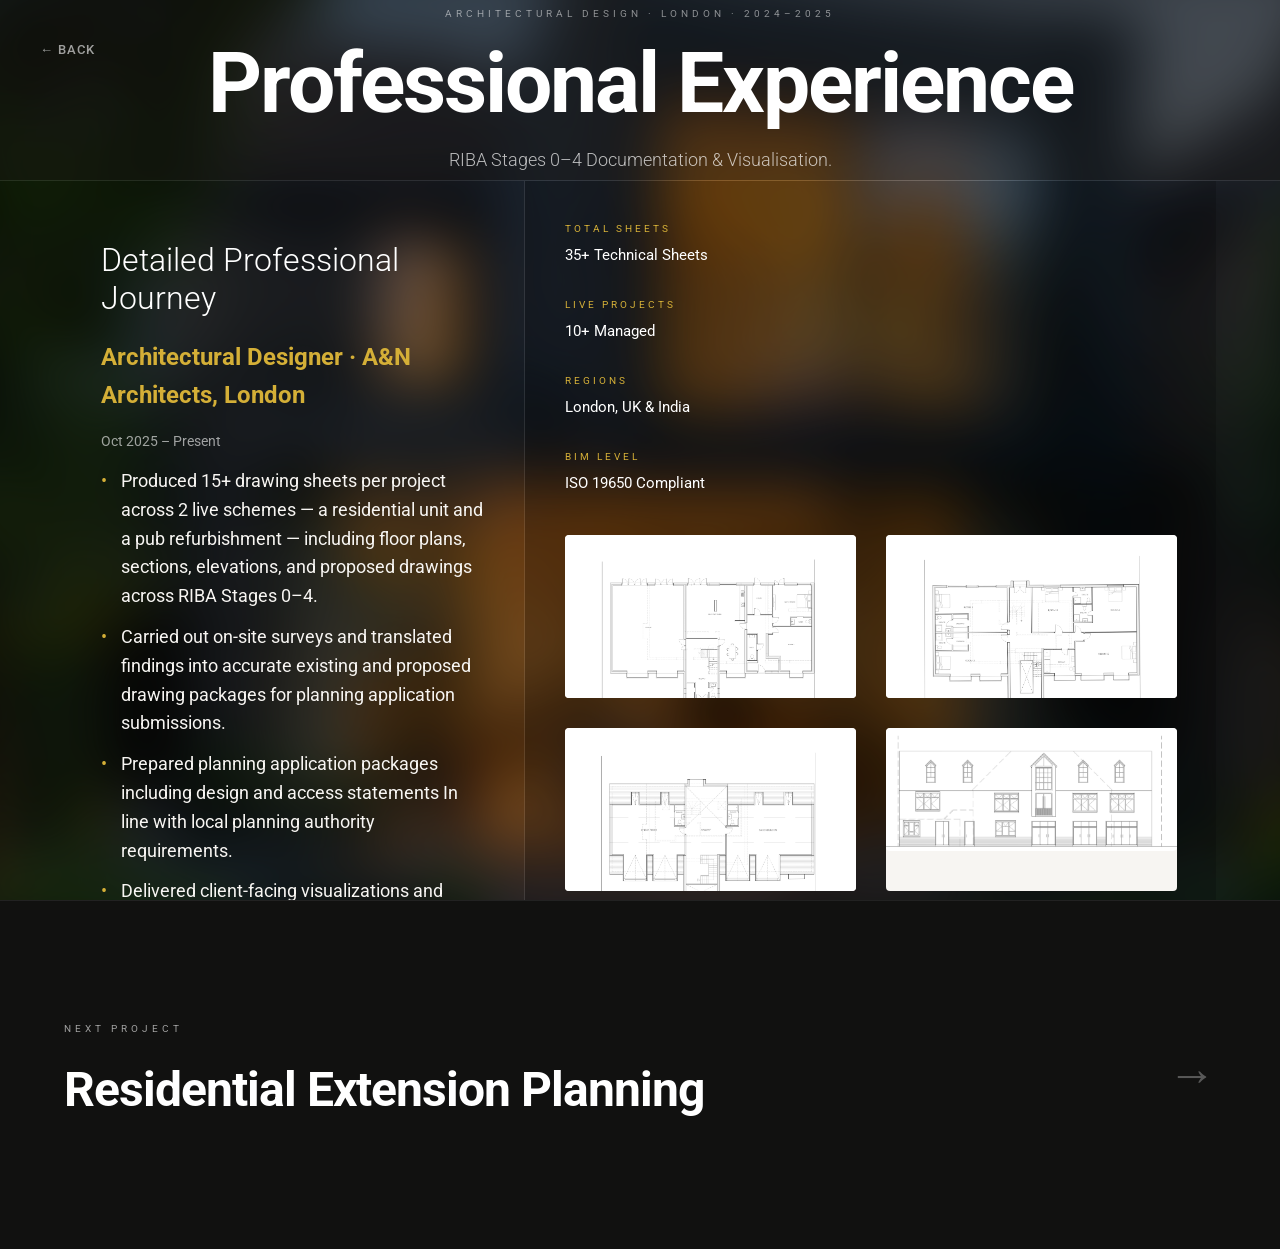
<file: projects/professional-experience.html>
<!DOCTYPE html>
<html lang="en">
<head>
    <meta charset="UTF-8">
    <meta name="viewport" content="width=device-width, initial-scale=1.0">
    <title>Professional Experience | Jafrin Suretha Suresh</title>
    
    <!-- Meta tags for SEO -->
    <meta name="description" content="RIBA Stages 0–4 Documentation & Visualisation for residential and commercial schemes in London.">
    
    <!-- Google Fonts -->
    <link href="https://fonts.googleapis.com/css2?family=Roboto:wght@300;400;500;700&display=swap" rel="stylesheet">
    
    <link rel="stylesheet" href="../styles/main.css">
    <link rel="stylesheet" href="../styles/animations.css">
</head>
<body class="dark-mode-enforced project-page">

    <header class="project-hero reveal-up">
        <a href="../index.html#projects" class="back-link">← Back</a>
        <div class="hero-content">
            <span class="project-category">ARCHITECTURAL DESIGN · LONDON · 2024–2025</span>
            <h1 class="project-hero-title">Professional Experience</h1>
            <p class="project-hero-sub">RIBA Stages 0–4 Documentation & Visualisation.</p>
        </div>
    </header>

    <section class="project-details">
        <div class="container">
            <div class="details-grid">
                <div class="details-left reveal-up">
                    <h2 class="project-section-heading">Detailed Professional Journey</h2>
                    
                    <div class="experience-block" style="margin-bottom: 50px;">
                        <h3 style="font-size: 24px; color: var(--color-accent); margin-bottom: 15px;">Architectural Designer · A&N Architects, London</h3>
                        <p style="font-size: 14px; color: var(--color-muted); margin-bottom: 15px;">Oct 2025 – Present</p>
                        <ul class="experience-bullets" style="list-style: none; padding: 0;">
                            <li style="margin-bottom: 12px; position: relative; padding-left: 20px;">
                                <span style="position: absolute; left: 0; color: var(--color-accent);">•</span>
                                Produced 15+ drawing sheets per project across 2 live schemes — a residential unit and a pub refurbishment — including floor plans, sections, elevations, and proposed drawings across RIBA Stages 0–4.
                            </li>
                            <li style="margin-bottom: 12px; position: relative; padding-left: 20px;">
                                <span style="position: absolute; left: 0; color: var(--color-accent);">•</span>
                                Carried out on-site surveys and translated findings into accurate existing and proposed drawing packages for planning application submissions.
                            </li>
                            <li style="margin-bottom: 12px; position: relative; padding-left: 20px;">
                                <span style="position: absolute; left: 0; color: var(--color-accent);">•</span>
                                Prepared planning application packages including design and access statements In line with local planning authority requirements.
                            </li>
                            <li style="margin-bottom: 12px; position: relative; padding-left: 20px;">
                                <span style="position: absolute; left: 0; color: var(--color-accent);">•</span>
                                Delivered client-facing visualizations and rendered design proposals to support stakeholder approvals at RIBA Stages 2 and 3.
                            </li>
                        </ul>
                    </div>

                    <div class="experience-block" style="margin-bottom: 50px;">
                        <h3 style="font-size: 24px; color: var(--color-accent); margin-bottom: 15px;">Architectural Assistant · Ruby Builders, Chennai</h3>
                        <p style="font-size: 14px; color: var(--color-muted); margin-bottom: 15px;">Dec 2022 – Dec 2023</p>
                        <ul class="experience-bullets" style="list-style: none; padding: 0;">
                            <li style="margin-bottom: 12px; position: relative; padding-left: 20px;">
                                <span style="position: absolute; left: 0; color: var(--color-accent);">•</span>
                                Produced 20+ technical drawing sheets per project across 6-7 live residential schemes including floor plans, sections, and structural details.
                            </li>
                            <li style="margin-bottom: 12px; position: relative; padding-left: 20px;">
                                <span style="position: absolute; left: 0; color: var(--color-accent);">•</span>
                                Delivered 6+ photorealistic renders and walkthrough animations per project to support client presentations and marketing.
                            </li>
                            <li style="margin-bottom: 12px; position: relative; padding-left: 20px;">
                                <span style="position: absolute; left: 0; color: var(--color-accent);">•</span>
                                Prepared planning application drawing packages including design and access statements, location plans, and proposed drawings.
                            </li>
                        </ul>
                    </div>

                    <div class="experience-block">
                        <h3 style="font-size: 20px; color: var(--color-accent); margin-bottom: 10px;">Interships & Early Career</h3>
                        <p style="font-size: 15px; margin-bottom: 10px;"><strong>Clark Contracts Ltd</strong> · Site Coordination Intern (2024)</p>
                        <p style="font-size: 15px;"><strong>Airports Authority of India</strong> · Thesis Intern (2022)</p>
                    </div>

                    <div class="software-row" style="margin-top: 60px;">
                        <span class="software-label">CORE TOOLS</span>
                        <div class="software-pills">
                            <span class="software-pill">AutoCAD</span>
                            <span class="software-pill">Revit</span>
                            <span class="software-pill">Photoshop</span>
                            <span class="software-pill">Lumion</span>
                            <span class="software-pill">TwinMotion</span>
                            <span class="software-pill">V-Ray</span>
                            <span class="software-pill">SketchUp</span>
                        </div>
                    </div>
                </div>
                <div class="details-right reveal-up delay-1">
                    <ul class="project-meta-list" style="margin-bottom: 40px;">
                        <li class="meta-item">
                            <span class="meta-label">Total Sheets</span>
                            <span class="meta-value">35+ Technical Sheets</span>
                        </li>
                        <li class="meta-item">
                            <span class="meta-label">Live Projects</span>
                            <span class="meta-value">10+ Managed</span>
                        </li>
                        <li class="meta-item">
                            <span class="meta-label">Regions</span>
                            <span class="meta-value">London, UK & India</span>
                        </li>
                        <li class="meta-item">
                            <span class="meta-label">BIM Level</span>
                            <span class="meta-value">ISO 19650 Compliant</span>
                        </li>
                    </ul>

                    <!-- Gallery Integrated into Right Column -->
                    <div class="gallery-grid">
                        <div class="gallery-item reveal-up" onclick="openLightbox(0)">
                            <img src="../images/1.1.jpg" alt="Technical Drawing 1.1">
                        </div>
                        <div class="gallery-item reveal-up" onclick="openLightbox(1)">
                            <img src="../images/1.2.jpg" alt="Technical Drawing 1.2">
                        </div>
                        <div class="gallery-item reveal-up" onclick="openLightbox(2)">
                            <img src="../images/1.3.jpg" alt="Technical Drawing 1.3">
                        </div>
                        <div class="gallery-item reveal-up" onclick="openLightbox(3)">
                            <img src="../images/1.4.jpg" alt="Technical Drawing 1.4">
                        </div>
                        <div class="gallery-item reveal-up" onclick="openLightbox(4)">
                            <img src="../images/1.5.jpg" alt="Technical Drawing 1.5">
                        </div>
                    </div>
                </div>
            </div>
        </div>
    </section>

    <footer class="next-project-footer">
        <div class="container">
            <a href="residential-extension.html" class="next-project-link reveal-up">
                <div class="next-content">
                    <span class="next-label">Next project</span>
                    <h3 class="next-title">Residential Extension Planning</h3>
                </div>
                <div class="next-arrow">→</div>
            </a>
        </div>
    </footer>

    <!-- Lightbox container -->
    <div id="lightbox">
        <img id="lightbox-img" style="max-width:85vw; max-height:88vh; object-fit:contain; border-radius:4px; display:block;">
        <button id="lb-prev" style="position:absolute; left:20px; top:50%; transform:translateY(-50%); background:none; border:none; color:white; font-size:48px; cursor:pointer; opacity:0.7; line-height:1;">&#8592;</button>
        <button id="lb-next" style="position:absolute; right:20px; top:50%; transform:translateY(-50%); background:none; border:none; color:white; font-size:48px; cursor:pointer; opacity:0.7; line-height:1;">&#8594;</button>
        <button id="lb-close" style="position:absolute; top:20px; right:24px; background:none; border:none; color:white; font-size:32px; cursor:pointer; opacity:0.7; line-height:1;">&#10005;</button>
    </div>

    <script src="../scripts/main.js"></script>
    <script>
        const galleryImages = [
            '../images/1.1.jpg',
            '../images/1.2.jpg',
            '../images/1.3.jpg',
            '../images/1.4.jpg',
            '../images/1.5.jpg'
        ];
        let currentIdx = 0;

        function openLightbox(idx) {
            currentIdx = idx;
            const lb = document.getElementById('lightbox');
            const img = document.getElementById('lightbox-img');
            img.src = galleryImages[idx];
            lb.style.display = 'flex';
            setTimeout(() => lb.classList.add('active'), 10);
            document.body.style.overflow = 'hidden';
        }

        function closeLightbox() {
            const lb = document.getElementById('lightbox');
            lb.classList.remove('active');
            setTimeout(() => {
                lb.style.display = 'none';
                document.body.style.overflow = '';
            }, 300);
        }

        function nextImage() {
            currentIdx = (currentIdx + 1) % galleryImages.length;
            document.getElementById('lightbox-img').src = galleryImages[currentIdx];
        }

        function prevImage() {
            currentIdx = (currentIdx - 1 + galleryImages.length) % galleryImages.length;
            document.getElementById('lightbox-img').src = galleryImages[currentIdx];
        }

        document.getElementById('lb-close').onclick = closeLightbox;
        document.getElementById('lb-next').onclick = (e) => { e.stopPropagation(); nextImage(); };
        document.getElementById('lb-prev').onclick = (e) => { e.stopPropagation(); prevImage(); };
        document.getElementById('lightbox').onclick = closeLightbox;
    </script>
</body>
</html>
</file>
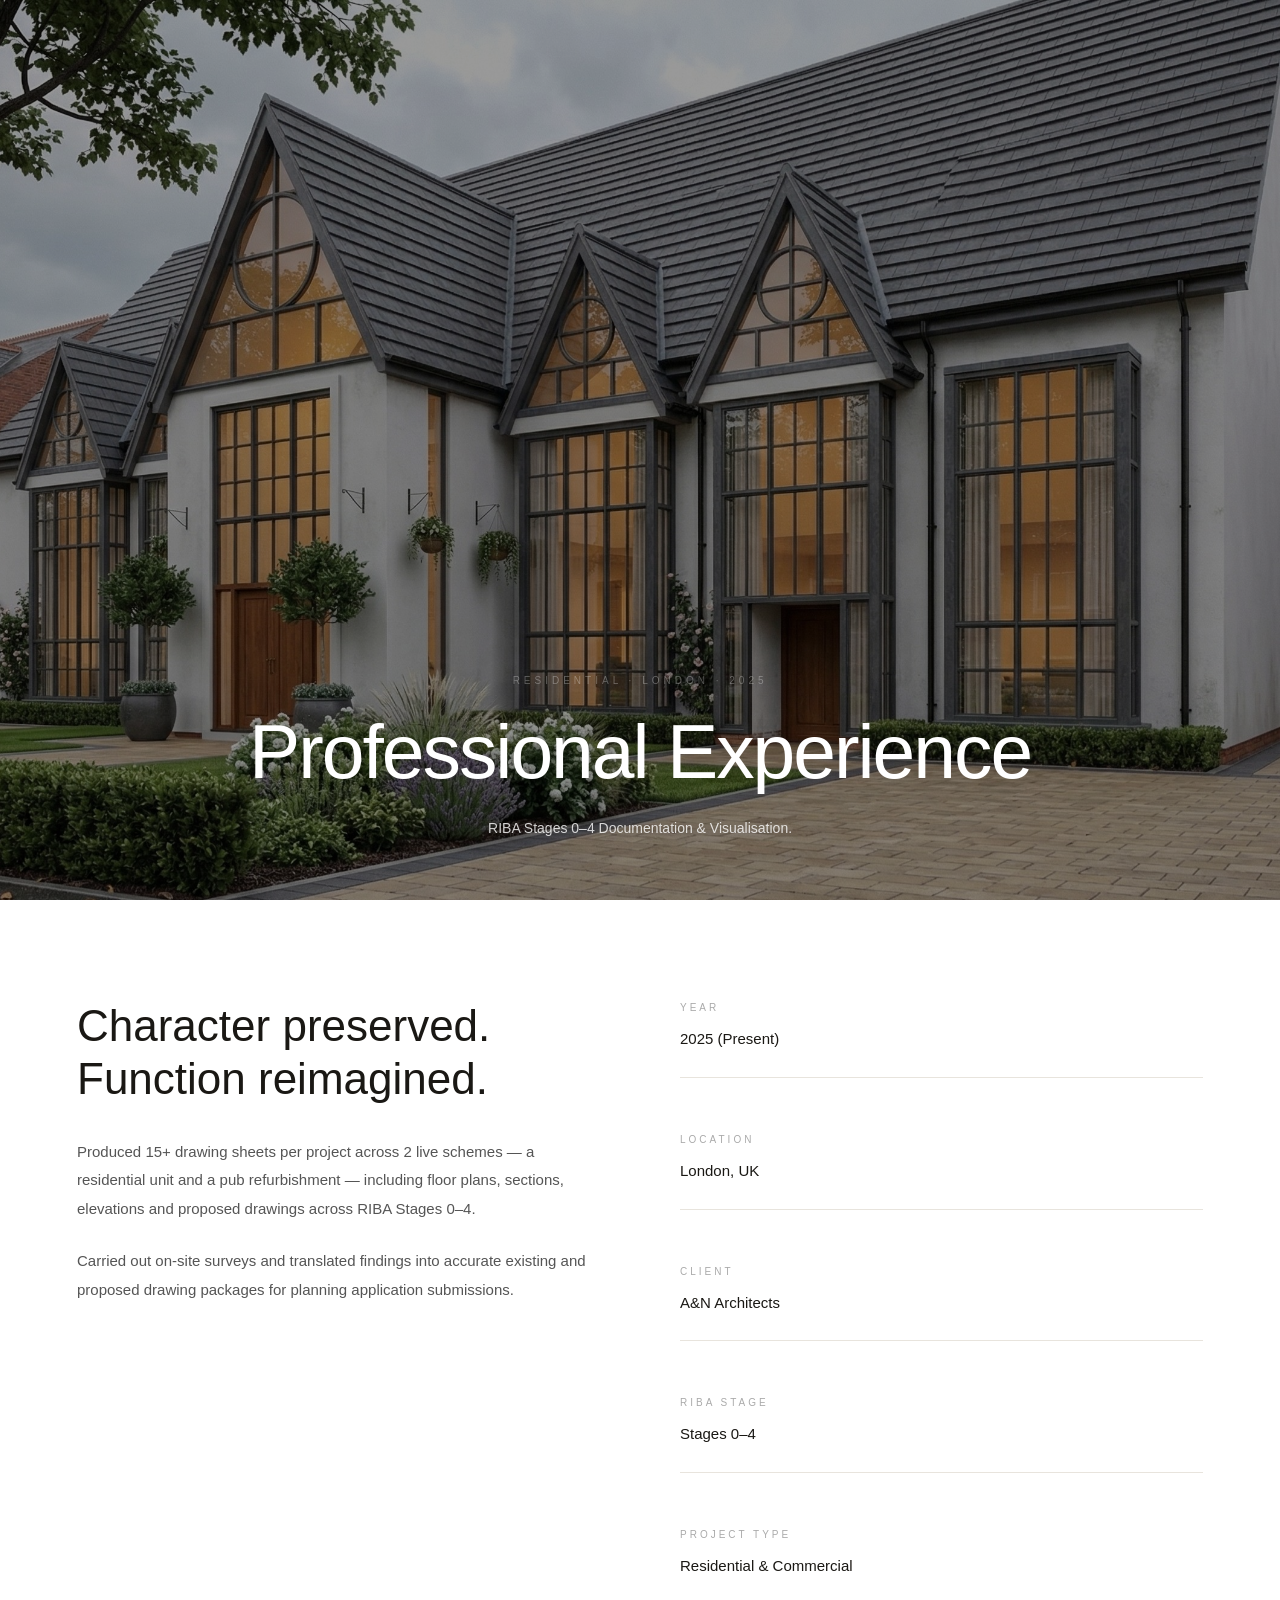
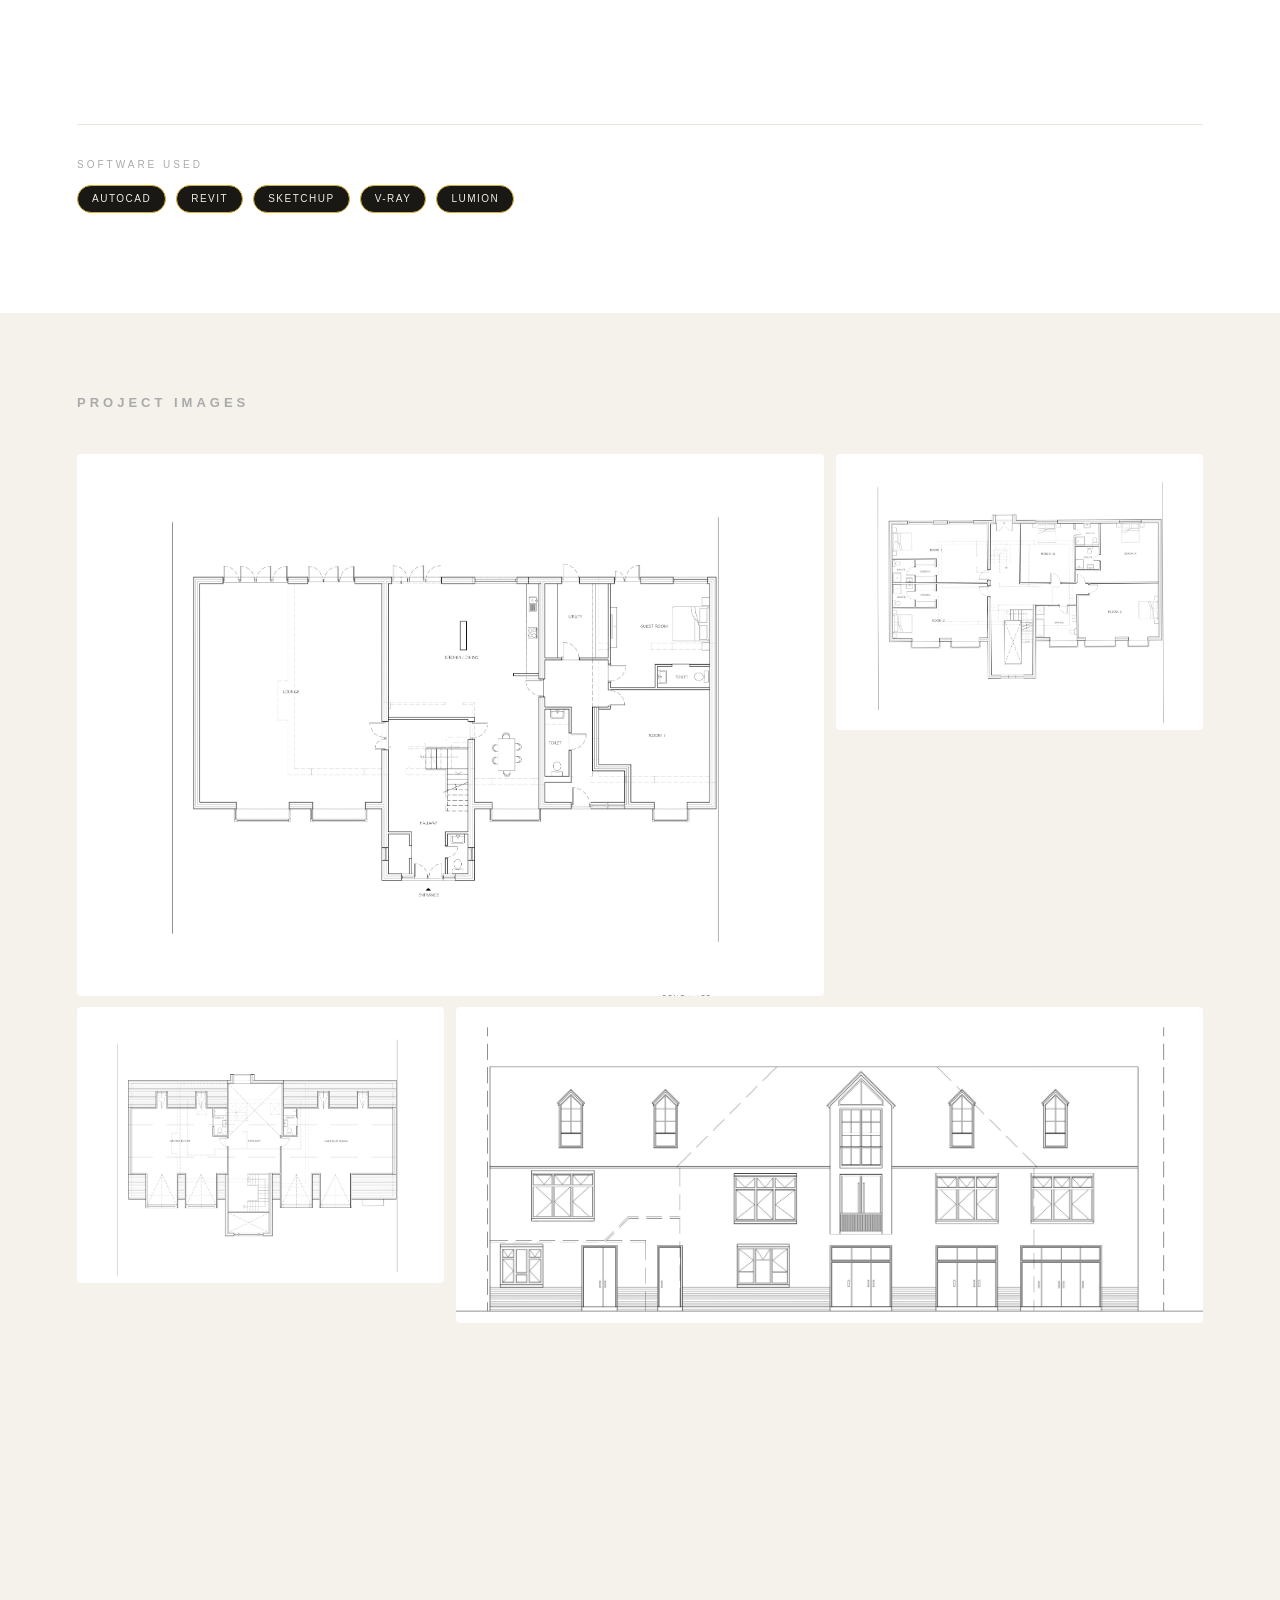
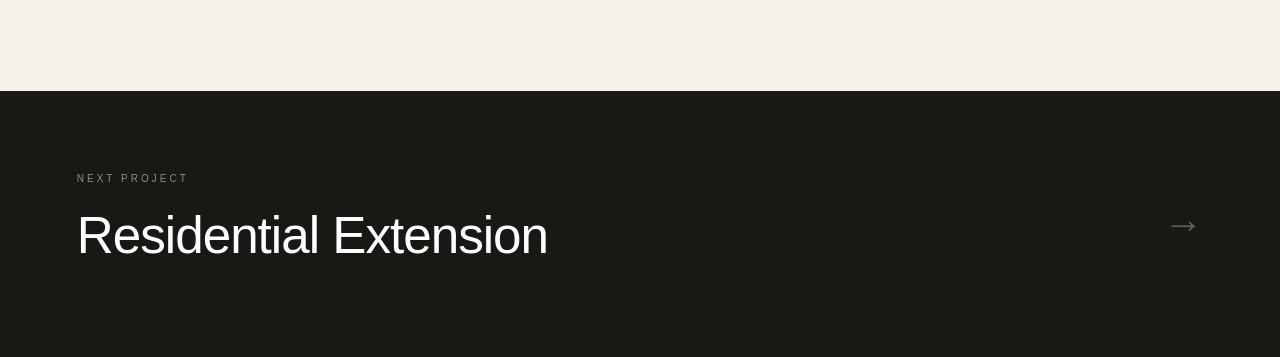
<file: projects/project-template.html>
<!DOCTYPE html>
<html lang="en">
<head>
    <meta charset="UTF-8">
    <meta name="viewport" content="width=device-width, initial-scale=1.0">
    <title>Project Title | Jafrin Suretha Suresh</title>
    <!-- Template Styles -->
    <link rel="stylesheet" href="../styles/main.css">
    <link rel="stylesheet" href="../styles/animations.css">
    <link rel="canonical" href="https://jafrinsuresh.com/projects/project-1.html">
    <style>
        /* TEMPLATE SPECIFIC STYLES */
        :root {
            --color-text-vlong: #555;
            --color-separator: #E8E4DD;
        }

        body {
            background-color: var(--color-bg);
            color: var(--color-text);
            overflow-x: hidden;
        }

        /* Hero Section */
        .project-hero {
            position: relative;
            height: 100vh;
            min-height: 100vh;
            width: 100%;
            background-size: cover;
            background-position: center;
            display: flex;
            align-items: flex-end;
            padding: 0 6% 60px 6%;
        }

        .hero-overlay {
            position: absolute;
            inset: 0;
            background: rgba(0,0,0,0.40);
            z-index: 1;
        }

        .hero-content {
            position: relative;
            z-index: 2;
            color: #ffffff;
        }

        .project-category {
            font-size: 10px;
            letter-spacing: 4px;
            text-transform: uppercase;
            color: rgba(255,255,255,0.6);
            display: block;
            margin-bottom: 20px;
        }

        .project-hero-title {
            font-size: clamp(42px, 6vw, 80px);
            font-weight: 300;
            line-height: 1.1;
            margin-bottom: 24px;
        }

        .project-hero-sub {
            font-size: 14px;
            opacity: 0.8;
            font-weight: 300;
        }

        /* Description Section */
        .project-description-section {
            background: #ffffff;
            padding: 100px 6%;
        }

        .description-grid {
            display: grid;
            grid-template-columns: 1fr 1fr;
            gap: 80px;
        }

        .project-section-heading {
            font-size: clamp(28px, 3.5vw, 44px);
            font-weight: 300;
            color: #1A1814;
            line-height: 1.2;
            margin-bottom: 32px;
        }

        .project-text {
            font-size: 15px;
            line-height: 1.9;
            color: var(--color-text-vlong);
            max-width: 540px;
        }

        .project-text p {
            margin-bottom: 24px;
        }

        /* Metadata Column */
        .project-meta-list {
            list-style: none;
            padding: 0;
        }

        .meta-pair {
            padding: 24px 0;
            border-bottom: 1px solid var(--color-separator);
        }

        .meta-pair:first-child { padding-top: 0; }
        .meta-pair:last-child { border-bottom: none; }

        .meta-label {
            font-size: 10px;
            letter-spacing: 3px;
            color: #aaa;
            text-transform: uppercase;
            display: block;
            margin-bottom: 8px;
        }

        .meta-value {
            font-size: 15px;
            color: #1A1814;
            font-weight: 400;
        }

        /* Software Section */
        .software-row {
            margin-top: 40px;
            padding-top: 32px;
            border-top: 1px solid var(--color-separator);
            grid-column: span 2;
        }

        .software-label {
            font-size: 10px;
            letter-spacing: 3px;
            color: #aaa;
            text-transform: uppercase;
            margin-bottom: 12px;
            display: block;
        }

        .software-pills {
            display: flex;
            flex-wrap: wrap;
            gap: 10px;
        }

        .software-pill {
            background: #1A1814;
            color: #F0ECE4;
            font-size: 10px;
            letter-spacing: 1.5px;
            padding: 5px 14px;
            border-radius: 20px;
            display: inline-block;
            text-transform: uppercase;
        }

        /* Gallery Section */
        .gallery-section {
            background: #F5F2EC;
            padding: 80px 6%;
        }

        .gallery-header {
            font-size: 13px;
            letter-spacing: 4px;
            text-transform: uppercase;
            color: #aaa;
            margin-bottom: 40px;
        }

        .gallery-grid {
            display: grid;
            grid-template-columns: repeat(3, 1fr);
            gap: 12px;
        }

        .gallery-item {
            overflow: hidden;
            border-radius: 4px;
            cursor: pointer;
            aspect-ratio: 4/3;
        }

        .gallery-item:nth-child(3n+1) {
            grid-column: span 2;
            aspect-ratio: auto;
        }

        .gallery-item img {
            width: 100%;
            height: 100%;
            object-fit: cover;
            display: block;
            transition: transform 0.5s ease;
        }

        .gallery-item:hover img {
            transform: scale(1.04);
        }

        /* Next Project Section */
        .next-project-section {
            background: #1A1814;
            padding: 80px 6%;
            display: flex;
            justify-content: space-between;
            align-items: center;
            text-decoration: none;
            transition: opacity 0.3s ease;
        }

        .next-project-section:hover {
            opacity: 0.95;
        }

        .next-label {
            display: block;
            font-size: 10px;
            letter-spacing: 3px;
            color: rgba(255,255,255,0.5);
            margin-bottom: 8px;
            text-transform: uppercase;
        }

        .next-title {
            font-size: clamp(28px, 4vw, 52px);
            font-weight: 300;
            color: #ffffff;
            margin: 0;
        }

        .next-arrow {
            font-size: 40px;
            color: #ffffff;
            transition: transform 0.3s ease;
        }

        .next-project-section:hover .next-arrow {
            transform: translateX(6px);
        }

        /* Back to Main Scroll Reveal */
        .reveal-up {
            opacity: 0;
            transform: translateY(30px);
            transition: all 0.8s cubic-bezier(0.2, 0.8, 0.2, 1);
        }

        .reveal-up.active {
            opacity: 1;
            transform: translateY(0);
        }

        /* Mobile Adjustments */
        @media (max-width: 1024px) {
            .gallery-grid { grid-template-columns: repeat(2, 1fr); }
            .gallery-item:nth-child(3n+1) { grid-column: span 1; }
        }

        @media (max-width: 768px) {
            .description-grid { grid-template-columns: 1fr; gap: 40px; }
            .software-row { grid-column: auto; }
            .gallery-grid { grid-template-columns: 1fr; }
            .gallery-item:nth-child(3n+1) { grid-column: auto; }
            .project-hero { height: 80vh; min-height: auto; }
        }
    </style>
</head>
<body>

    <!-- SECTION 1: HERO -->
    <header class="project-hero" style="background-image: url('../images/Project 1.0.jpeg');">
        <div class="hero-overlay"></div>
        <div class="hero-content reveal-up">
            <span class="project-category">RESIDENTIAL · LONDON · 2025</span>
            <h1 class="project-hero-title">Professional Experience</h1>
            <p class="project-hero-sub">RIBA Stages 0–4 Documentation & Visualisation.</p>
        </div>
    </header>

    <!-- SECTION 2 & 3: DESCRIPTION & SOFTWARE -->
    <section class="project-description-section">
        <div class="description-grid">
            <div class="description-left reveal-up">
                <h2 class="project-section-heading">Character preserved. Function reimagined.</h2>
                <div class="project-text">
                    <p>Produced 15+ drawing sheets per project across 2 live schemes — a residential unit and a pub refurbishment — including floor plans, sections, elevations and proposed drawings across RIBA Stages 0–4.</p>
                    <p>Carried out on-site surveys and translated findings into accurate existing and proposed drawing packages for planning application submissions.</p>
                </div>
            </div>
            <div class="description-right reveal-up">
                <ul class="project-meta-list">
                    <li class="meta-pair">
                        <span class="meta-label">Year</span>
                        <span class="meta-value">2025 (Present)</span>
                    </li>
                    <li class="meta-pair">
                        <span class="meta-label">Location</span>
                        <span class="meta-value">London, UK</span>
                    </li>
                    <li class="meta-pair">
                        <span class="meta-label">Client</span>
                        <span class="meta-value">A&N Architects</span>
                    </li>
                    <li class="meta-pair">
                        <span class="meta-label">RIBA Stage</span>
                        <span class="meta-value">Stages 0–4</span>
                    </li>
                    <li class="meta-pair">
                        <span class="meta-label">Project Type</span>
                        <span class="meta-value">Residential & Commercial</span>
                    </li>
                </ul>
            </div>

            <div class="software-row reveal-up">
                <span class="software-label">Software used</span>
                <div class="software-pills">
                    <span class="software-pill">AutoCAD</span>
                    <span class="software-pill">Revit</span>
                    <span class="software-pill">SketchUp</span>
                    <span class="software-pill">V-Ray</span>
                    <span class="software-pill">Lumion</span>
                </div>
            </div>
        </div>
    </section>

    <!-- SECTION 4: GALLERY -->
    <section class="gallery-section">
        <h2 class="gallery-header reveal-up">Project images</h2>
        <div class="gallery-grid">
            <div class="gallery-item reveal-up" onclick="openLightbox(0)">
                <img src="../images/1.1.jpg" alt="Gallery Image 1">
            </div>
            <div class="gallery-item reveal-up" onclick="openLightbox(1)">
                <img src="../images/1.2.jpg" alt="Gallery Image 2">
            </div>
            <div class="gallery-item reveal-up" onclick="openLightbox(2)">
                <img src="../images/1.3.jpg" alt="Gallery Image 3">
            </div>
            <div class="gallery-item reveal-up" onclick="openLightbox(3)">
                <img src="../images/1.4.jpg" alt="Gallery Image 4">
            </div>
            <div class="gallery-item reveal-up" onclick="openLightbox(4)">
                <img src="../images/1.5.jpg" alt="Gallery Image 5">
            </div>
            <div class="gallery-item reveal-up" onclick="openLightbox(5)">
                <img src="../images/Project 1.0.jpeg" alt="Gallery Image 6">
            </div>
        </div>
    </section>

    <!-- SECTION 5: NEXT PROJECT -->
    <a href="residential-extension.html" class="next-project-section">
        <div class="next-content">
            <span class="next-label">Next project</span>
            <h3 class="next-title">Residential Extension</h3>
        </div>
        <div class="next-arrow">→</div>
    </a>

    <!-- SCRIPTS -->
    <script src="../scripts/main.js"></script>
    <script>
        // Specific Lightbox integration for standalone pages if not in main.js
        function openLightbox(index) {
            // Lightbox logic here or call existing lightbox from main.js
            console.log("Opening lightbox for index:", index);
        }
    </script>
</body>
</html>
</file>
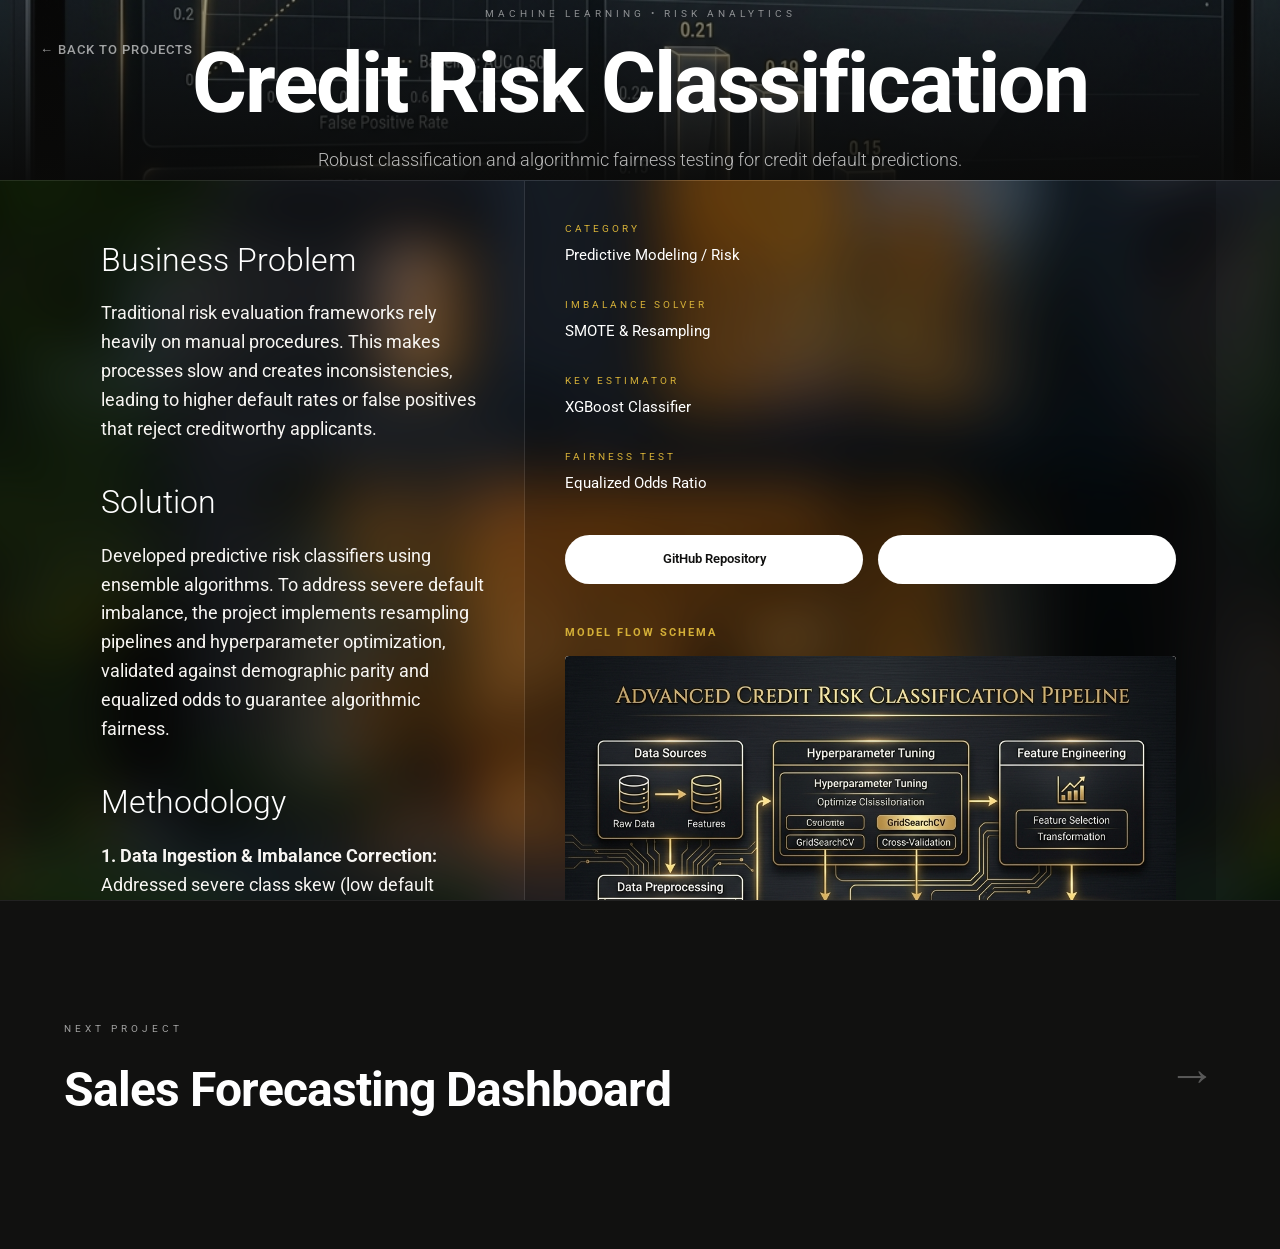
<file: projects/risk-classification.html>
<!DOCTYPE html>
<html lang="en">
<head>
    <meta charset="UTF-8">
    <meta name="viewport" content="width=device-width, initial-scale=1.0">
    <title>Credit Risk Classification | Sam Moses Kumar</title>
    
    <!-- Meta tags for SEO -->
    <meta name="description" content="Predictive credit default risk classification models using ensemble learning and model fairness testing.">
    
    <!-- Google Fonts -->
    <link href="https://fonts.googleapis.com/css2?family=Roboto:wght@300;400;500;700&display=swap" rel="stylesheet">
    
    <link rel="stylesheet" href="../styles/main.css">
    <link rel="stylesheet" href="../styles/animations.css">
</head>
<body class="dark-mode-enforced project-page">

    <header class="project-hero reveal-up" style="background: linear-gradient(180deg, rgba(17, 17, 16, 0.4) 0%, rgba(10, 10, 9, 0.95) 100%), url('../images/credit_risk_classification.png') no-repeat center center; background-size: cover;">
        <a href="../index.html#projects" class="back-link">← Back to Projects</a>
        <div class="hero-content">
            <span class="project-category">Machine Learning • Risk Analytics</span>
            <h1 class="project-hero-title">Credit Risk Classification</h1>
            <p class="project-hero-sub">Robust classification and algorithmic fairness testing for credit default predictions.</p>
        </div>
    </header>

    <section class="project-details">
        <div class="container">
            <div class="details-grid">
                <div class="details-left reveal-up">
                    <h2 class="project-section-heading">Business Problem</h2>
                    <div class="project-description">
                        <p>Traditional risk evaluation frameworks rely heavily on manual procedures. This makes processes slow and creates inconsistencies, leading to higher default rates or false positives that reject creditworthy applicants.</p>
                    </div>

                    <h2 class="project-section-heading" style="margin-top: 40px;">Solution</h2>
                    <div class="project-description">
                        <p>Developed predictive risk classifiers using ensemble algorithms. To address severe default imbalance, the project implements resampling pipelines and hyperparameter optimization, validated against demographic parity and equalized odds to guarantee algorithmic fairness.</p>
                    </div>

                    <h2 class="project-section-heading" style="margin-top: 40px;">Methodology</h2>
                    <div class="project-description">
                        <p><strong>1. Data Ingestion & Imbalance Correction:</strong> Addressed severe class skew (low default ratios) by applying SMOTE (Synthetic Minority Over-sampling Technique) in combination with random under-sampling pipelines.</p>
                        <p><strong>2. Model Experimentation:</strong> Trained and benchmarked classifiers including Random Forest, XGBoost, and tuned Logistic Regression models.</p>
                        <p><strong>3. Optimization & Slicing:</strong> Selected model parameters through cross-validated Grid Search. Checked decision boundaries and set prediction thresholds prioritizing Recall to minimize false negatives (default leaks).</p>
                        <p><strong>4. Fairness & Bias Assessment:</strong> Evaluated models against demographic subsets, computing risk ratio metrics and equalized odds to ensure predictions were unbiased across key user subgroups.</p>
                    </div>

                    <h2 class="project-section-heading" style="margin-top: 40px;">Key Results</h2>
                    <div class="project-description">
                        <ul style="list-style: none; padding-left: 0;">
                            <li style="margin-bottom: 10px; position: relative; padding-left: 20px;"><span style="color: var(--color-accent); position: absolute; left: 0;">✔</span> Achieved 91% Recall on high-risk classifications, protecting lending portfolios from undetected delinquencies.</li>
                            <li style="margin-bottom: 10px; position: relative; padding-left: 20px;"><span style="color: var(--color-accent); position: absolute; left: 0;">✔</span> Secured a test partition ROC-AUC score of 0.89.</li>
                            <li style="margin-bottom: 10px; position: relative; padding-left: 20px;"><span style="color: var(--color-accent); position: absolute; left: 0;">✔</span> Verified zero statistically significant demographic bias, satisfying fair-lending requirements.</li>
                        </ul>
                    </div>

                    <div class="software-row" style="margin-top: 40px;">
                        <span class="software-label">TECHNOLOGIES USED</span>
                        <div class="software-pills">
                            <span class="software-pill">Python</span>
                            <span class="software-pill">XGBoost</span>
                            <span class="software-pill">SQL</span>
                            <span class="software-pill">Scikit-learn</span>
                            <span class="software-pill">Pandas</span>
                        </div>
                    </div>
                </div>

                <div class="details-right reveal-up delay-1">
                    <ul class="project-meta-list" style="margin-bottom: 40px;">
                        <li class="meta-item">
                            <span class="meta-label">Category</span>
                            <span class="meta-value">Predictive Modeling / Risk</span>
                        </li>
                        <li class="meta-item">
                            <span class="meta-label">Imbalance Solver</span>
                            <span class="meta-value">SMOTE & Resampling</span>
                        </li>
                        <li class="meta-item">
                            <span class="meta-label">Key Estimator</span>
                            <span class="meta-value">XGBoost Classifier</span>
                        </li>
                        <li class="meta-item">
                            <span class="meta-label">Fairness Test</span>
                            <span class="meta-value">Equalized Odds Ratio</span>
                        </li>
                    </ul>

                    <div class="project-actions" style="display: flex; gap: 15px; margin-bottom: 40px;">
                        <a href="https://github.com/sammoses26" target="_blank" class="pill-btn" style="flex: 1; text-align: center; justify-content: center;">GitHub Repository</a>
                        <a href="#" class="pill-btn outline" style="flex: 1; text-align: center; justify-content: center; color: white; border-color: white;">Case Study Link</a>
                    </div>

                    <h3 style="font-size: 11px; letter-spacing: 2px; color: var(--color-accent); text-transform: uppercase; margin-bottom: 15px;">Model Flow Schema</h3>
                    <div class="gallery-grid" style="grid-template-columns: 1fr; gap: 20px;">
                        <div class="gallery-item reveal-up" onclick="openLightbox(0)">
                            <img src="../images/credit_risk_arch.png" alt="Model Pipeline Diagram">
                        </div>
                        <div class="gallery-item reveal-up" onclick="openLightbox(1)">
                            <img src="../images/credit_risk_classification.png" alt="Model Evaluation Dashboard">
                        </div>
                    </div>
                </div>
            </div>
        </div>
    </section>

    <footer class="next-project-footer">
        <div class="container">
            <a href="sales-forecasting.html" class="next-project-link reveal-up">
                <div class="next-content">
                    <span class="next-label">Next Project</span>
                    <h3 class="next-title">Sales Forecasting Dashboard</h3>
                </div>
                <div class="next-arrow">→</div>
            </a>
        </div>
    </footer>

    <!-- Lightbox container -->
    <div id="lightbox">
        <img id="lightbox-img" style="max-width:85vw; max-height:88vh; object-fit:contain; border-radius:4px; display:block;">
        <button id="lb-prev" style="position:absolute; left:20px; top:50%; transform:translateY(-50%); background:none; border:none; color:white; font-size:48px; cursor:pointer; opacity:0.7; line-height:1;">&#8592;</button>
        <button id="lb-next" style="position:absolute; right:20px; top:50%; transform:translateY(-50%); background:none; border:none; color:white; font-size:48px; cursor:pointer; opacity:0.7; line-height:1;">&#8594;</button>
        <button id="lb-close" style="position:absolute; top:20px; right:24px; background:none; border:none; color:white; font-size:32px; cursor:pointer; opacity:0.7; line-height:1;">&#10005;</button>
    </div>

    <script src="../scripts/main.js"></script>
    <script>
        const galleryImages = [
            '../images/credit_risk_arch.png',
            '../images/credit_risk_classification.png'
        ];
        let currentIdx = 0;
        function openLightbox(idx) {
            currentIdx = idx;
            const lb = document.getElementById('lightbox');
            const img = document.getElementById('lightbox-img');
            img.src = galleryImages[idx];
            lb.style.display = 'flex';
            setTimeout(() => lb.classList.add('active'), 10);
            document.body.style.overflow = 'hidden';
        }

        function closeLightbox() {
            const lb = document.getElementById('lightbox');
            lb.classList.remove('active');
            setTimeout(() => {
                lb.style.display = 'none';
                document.body.style.overflow = '';
            }, 300);
        }

        function nextImage() { currentIdx = (currentIdx + 1) % galleryImages.length; document.getElementById('lightbox-img').src = galleryImages[currentIdx]; }
        function prevImage() { currentIdx = (currentIdx - 1 + galleryImages.length) % galleryImages.length; document.getElementById('lightbox-img').src = galleryImages[currentIdx]; }
        document.getElementById('lb-close').onclick = closeLightbox;
        document.getElementById('lb-next').onclick = (e) => { e.stopPropagation(); nextImage(); };
        document.getElementById('lb-prev').onclick = (e) => { e.stopPropagation(); prevImage(); };
        document.getElementById('lightbox').onclick = closeLightbox;
    </script>
</body>
</html>
</file>
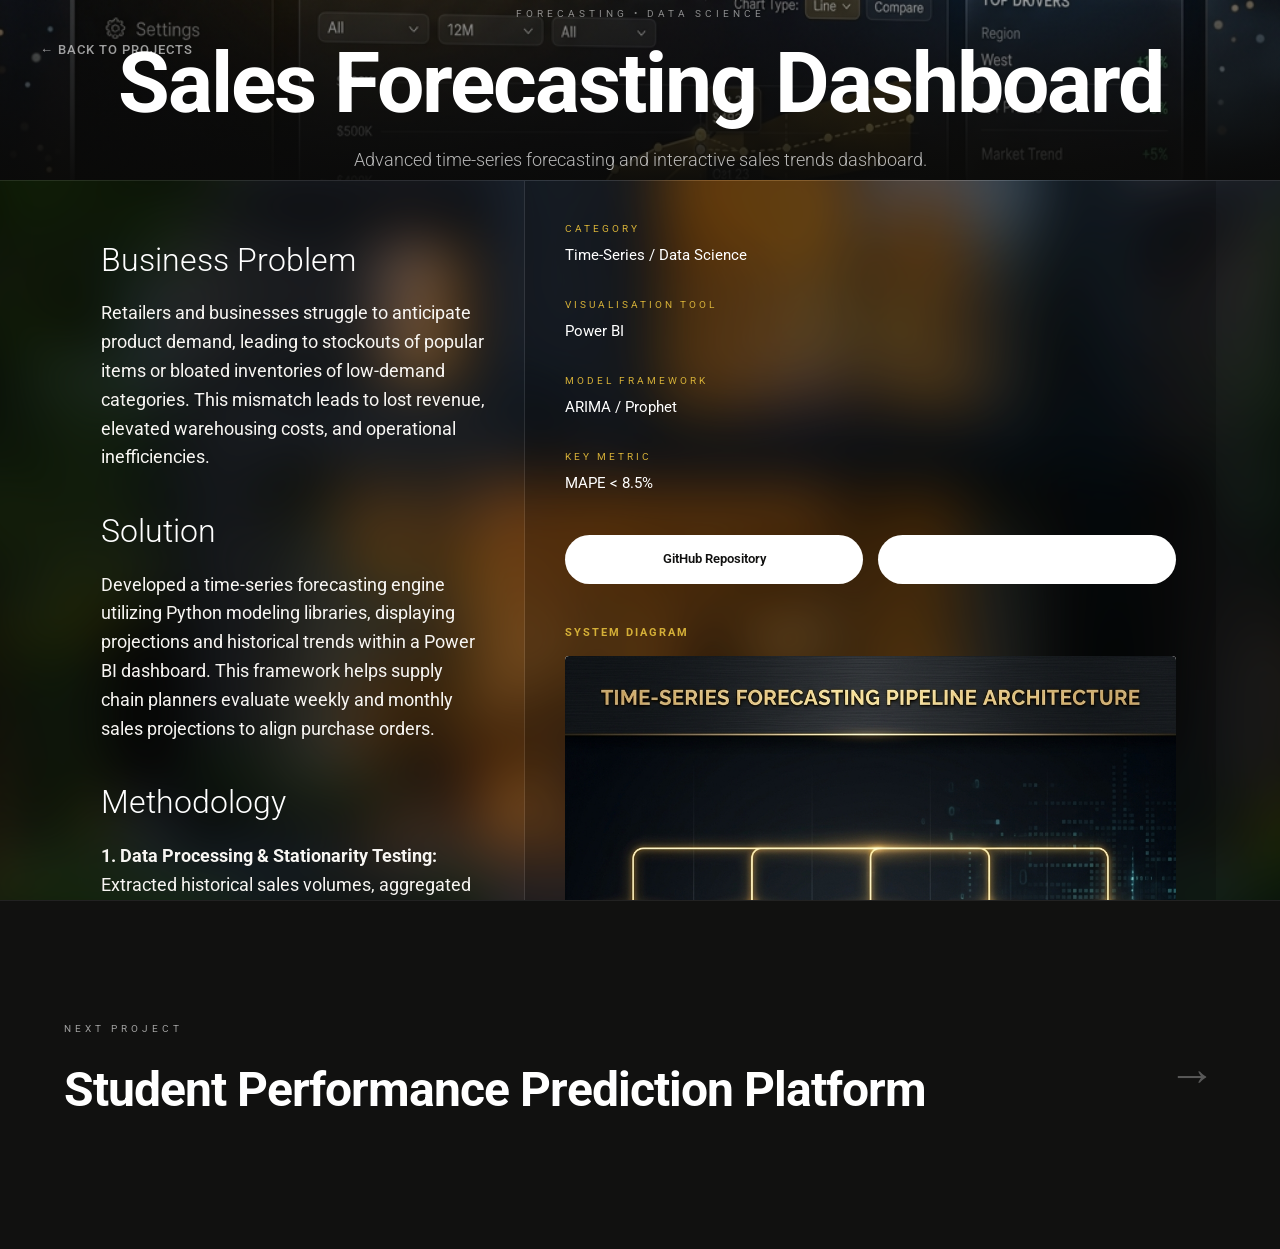
<file: projects/sales-forecasting.html>
<!DOCTYPE html>
<html lang="en">
<head>
    <meta charset="UTF-8">
    <meta name="viewport" content="width=device-width, initial-scale=1.0">
    <title>Sales Forecasting Dashboard | Sam Moses Kumar</title>
    
    <!-- Meta tags for SEO -->
    <meta name="description" content="Advanced time-series forecasting pipeline using ARIMA/Prophet and interactive Power BI dashboards.">
    
    <!-- Google Fonts -->
    <link href="https://fonts.googleapis.com/css2?family=Roboto:wght@300;400;500;700&display=swap" rel="stylesheet">
    
    <link rel="stylesheet" href="../styles/main.css">
    <link rel="stylesheet" href="../styles/animations.css">
</head>
<body class="dark-mode-enforced project-page">

    <header class="project-hero reveal-up" style="background: linear-gradient(180deg, rgba(17, 17, 16, 0.4) 0%, rgba(10, 10, 9, 0.95) 100%), url('../images/sales_forecasting_dashboard.png') no-repeat center center; background-size: cover;">
        <a href="../index.html#projects" class="back-link">← Back to Projects</a>
        <div class="hero-content">
            <span class="project-category">Forecasting • Data Science</span>
            <h1 class="project-hero-title">Sales Forecasting Dashboard</h1>
            <p class="project-hero-sub">Advanced time-series forecasting and interactive sales trends dashboard.</p>
        </div>
    </header>

    <section class="project-details">
        <div class="container">
            <div class="details-grid">
                <div class="details-left reveal-up">
                    <h2 class="project-section-heading">Business Problem</h2>
                    <div class="project-description">
                        <p>Retailers and businesses struggle to anticipate product demand, leading to stockouts of popular items or bloated inventories of low-demand categories. This mismatch leads to lost revenue, elevated warehousing costs, and operational inefficiencies.</p>
                    </div>

                    <h2 class="project-section-heading" style="margin-top: 40px;">Solution</h2>
                    <div class="project-description">
                        <p>Developed a time-series forecasting engine utilizing Python modeling libraries, displaying projections and historical trends within a Power BI dashboard. This framework helps supply chain planners evaluate weekly and monthly sales projections to align purchase orders.</p>
                    </div>

                    <h2 class="project-section-heading" style="margin-top: 40px;">Methodology</h2>
                    <div class="project-description">
                        <p><strong>1. Data Processing & Stationarity Testing:</strong> Extracted historical sales volumes, aggregated timelines, and tested stationarity using the Augmented Dickey-Fuller (ADF) test to apply log differentials where required.</p>
                        <p><strong>2. Model Selection & Fitting:</strong> Built and compared statsmodels ARIMA, seasonal SARIMAX, and Prophet. Selected the best estimator based on minimizing AIC/BIC values and cross-validation errors.</p>
                        <p><strong>3. Inference Pipeline:</strong> Set up a script to generate 12-month future forecasts, outputting expected values alongside 95% confidence intervals to represent forecasting uncertainties.</p>
                        <p><strong>4. Power BI Dashboard Integration:</strong> Fed model outputs into Power BI, designing product category filters, historical trends comparisons, and forecast interval overlays.</p>
                    </div>

                    <h2 class="project-section-heading" style="margin-top: 40px;">Key Results</h2>
                    <div class="project-description">
                        <ul style="list-style: none; padding-left: 0;">
                            <li style="margin-bottom: 10px; position: relative; padding-left: 20px;"><span style="color: var(--color-accent); position: absolute; left: 0;">✔</span> Achieved a Mean Absolute Percentage Error (MAPE) of under 8.5% across primary product classes.</li>
                            <li style="margin-bottom: 10px; position: relative; padding-left: 20px;"><span style="color: var(--color-accent); position: absolute; left: 0;">✔</span> Enabled demand planners to optimize inventory, proposing a reduction in overstock by up to 18%.</li>
                            <li style="margin-bottom: 10px; position: relative; padding-left: 20px;"><span style="color: var(--color-accent); position: absolute; left: 0;">✔</span> Delivered interactive dashboards that dynamically refresh, replacing manual spreadsheet macros.</li>
                        </ul>
                    </div>

                    <div class="software-row" style="margin-top: 40px;">
                        <span class="software-label">TECHNOLOGIES USED</span>
                        <div class="software-pills">
                            <span class="software-pill">Python</span>
                            <span class="software-pill">Power BI</span>
                            <span class="software-pill">Time Series</span>
                            <span class="software-pill">statsmodels</span>
                            <span class="software-pill">Prophet</span>
                            <span class="software-pill">Pandas</span>
                        </div>
                    </div>
                </div>

                <div class="details-right reveal-up delay-1">
                    <ul class="project-meta-list" style="margin-bottom: 40px;">
                        <li class="meta-item">
                            <span class="meta-label">Category</span>
                            <span class="meta-value">Time-Series / Data Science</span>
                        </li>
                        <li class="meta-item">
                            <span class="meta-label">Visualisation Tool</span>
                            <span class="meta-value">Power BI</span>
                        </li>
                        <li class="meta-item">
                            <span class="meta-label">Model Framework</span>
                            <span class="meta-value">ARIMA / Prophet</span>
                        </li>
                        <li class="meta-item">
                            <span class="meta-label">Key Metric</span>
                            <span class="meta-value">MAPE &lt; 8.5%</span>
                        </li>
                    </ul>

                    <div class="project-actions" style="display: flex; gap: 15px; margin-bottom: 40px;">
                        <a href="https://github.com/sammoses26" target="_blank" class="pill-btn" style="flex: 1; text-align: center; justify-content: center;">GitHub Repository</a>
                        <a href="#" class="pill-btn outline" style="flex: 1; text-align: center; justify-content: center; color: white; border-color: white;">Dashboard Link</a>
                    </div>

                    <h3 style="font-size: 11px; letter-spacing: 2px; color: var(--color-accent); text-transform: uppercase; margin-bottom: 15px;">System Diagram</h3>
                    <div class="gallery-grid" style="grid-template-columns: 1fr; gap: 20px;">
                        <div class="gallery-item reveal-up" onclick="openLightbox(0)">
                            <img src="../images/sales_forecasting_arch.png" alt="Time-Series Forecasting Architecture">
                        </div>
                        <div class="gallery-item reveal-up" onclick="openLightbox(1)">
                            <img src="../images/sales_forecasting_dashboard.png" alt="Forecasting Dashboard Layout">
                        </div>
                    </div>
                </div>
            </div>
        </div>
    </section>

    <footer class="next-project-footer">
        <div class="container">
            <a href="student-performance.html" class="next-project-link reveal-up">
                <div class="next-content">
                    <span class="next-label">Next Project</span>
                    <h3 class="next-title">Student Performance Prediction Platform</h3>
                </div>
                <div class="next-arrow">→</div>
            </a>
        </div>
    </footer>

    <!-- Lightbox container -->
    <div id="lightbox">
        <img id="lightbox-img" style="max-width:85vw; max-height:88vh; object-fit:contain; border-radius:4px; display:block;">
        <button id="lb-prev" style="position:absolute; left:20px; top:50%; transform:translateY(-50%); background:none; border:none; color:white; font-size:48px; cursor:pointer; opacity:0.7; line-height:1;">&#8592;</button>
        <button id="lb-next" style="position:absolute; right:20px; top:50%; transform:translateY(-50%); background:none; border:none; color:white; font-size:48px; cursor:pointer; opacity:0.7; line-height:1;">&#8594;</button>
        <button id="lb-close" style="position:absolute; top:20px; right:24px; background:none; border:none; color:white; font-size:32px; cursor:pointer; opacity:0.7; line-height:1;">&#10005;</button>
    </div>

    <script src="../scripts/main.js"></script>
    <script>
        const galleryImages = [
            '../images/sales_forecasting_arch.png',
            '../images/sales_forecasting_dashboard.png'
        ];
        let currentIdx = 0;
        function openLightbox(idx) {
            currentIdx = idx;
            const lb = document.getElementById('lightbox');
            const img = document.getElementById('lightbox-img');
            img.src = galleryImages[idx];
            lb.style.display = 'flex';
            setTimeout(() => lb.classList.add('active'), 10);
            document.body.style.overflow = 'hidden';
        }

        function closeLightbox() {
            const lb = document.getElementById('lightbox');
            lb.classList.remove('active');
            setTimeout(() => {
                lb.style.display = 'none';
                document.body.style.overflow = '';
            }, 300);
        }

        function nextImage() { currentIdx = (currentIdx + 1) % galleryImages.length; document.getElementById('lightbox-img').src = galleryImages[currentIdx]; }
        function prevImage() { currentIdx = (currentIdx - 1 + galleryImages.length) % galleryImages.length; document.getElementById('lightbox-img').src = galleryImages[currentIdx]; }
        document.getElementById('lb-close').onclick = closeLightbox;
        document.getElementById('lb-next').onclick = (e) => { e.stopPropagation(); nextImage(); };
        document.getElementById('lb-prev').onclick = (e) => { e.stopPropagation(); prevImage(); };
        document.getElementById('lightbox').onclick = closeLightbox;
    </script>
</body>
</html>
</file>
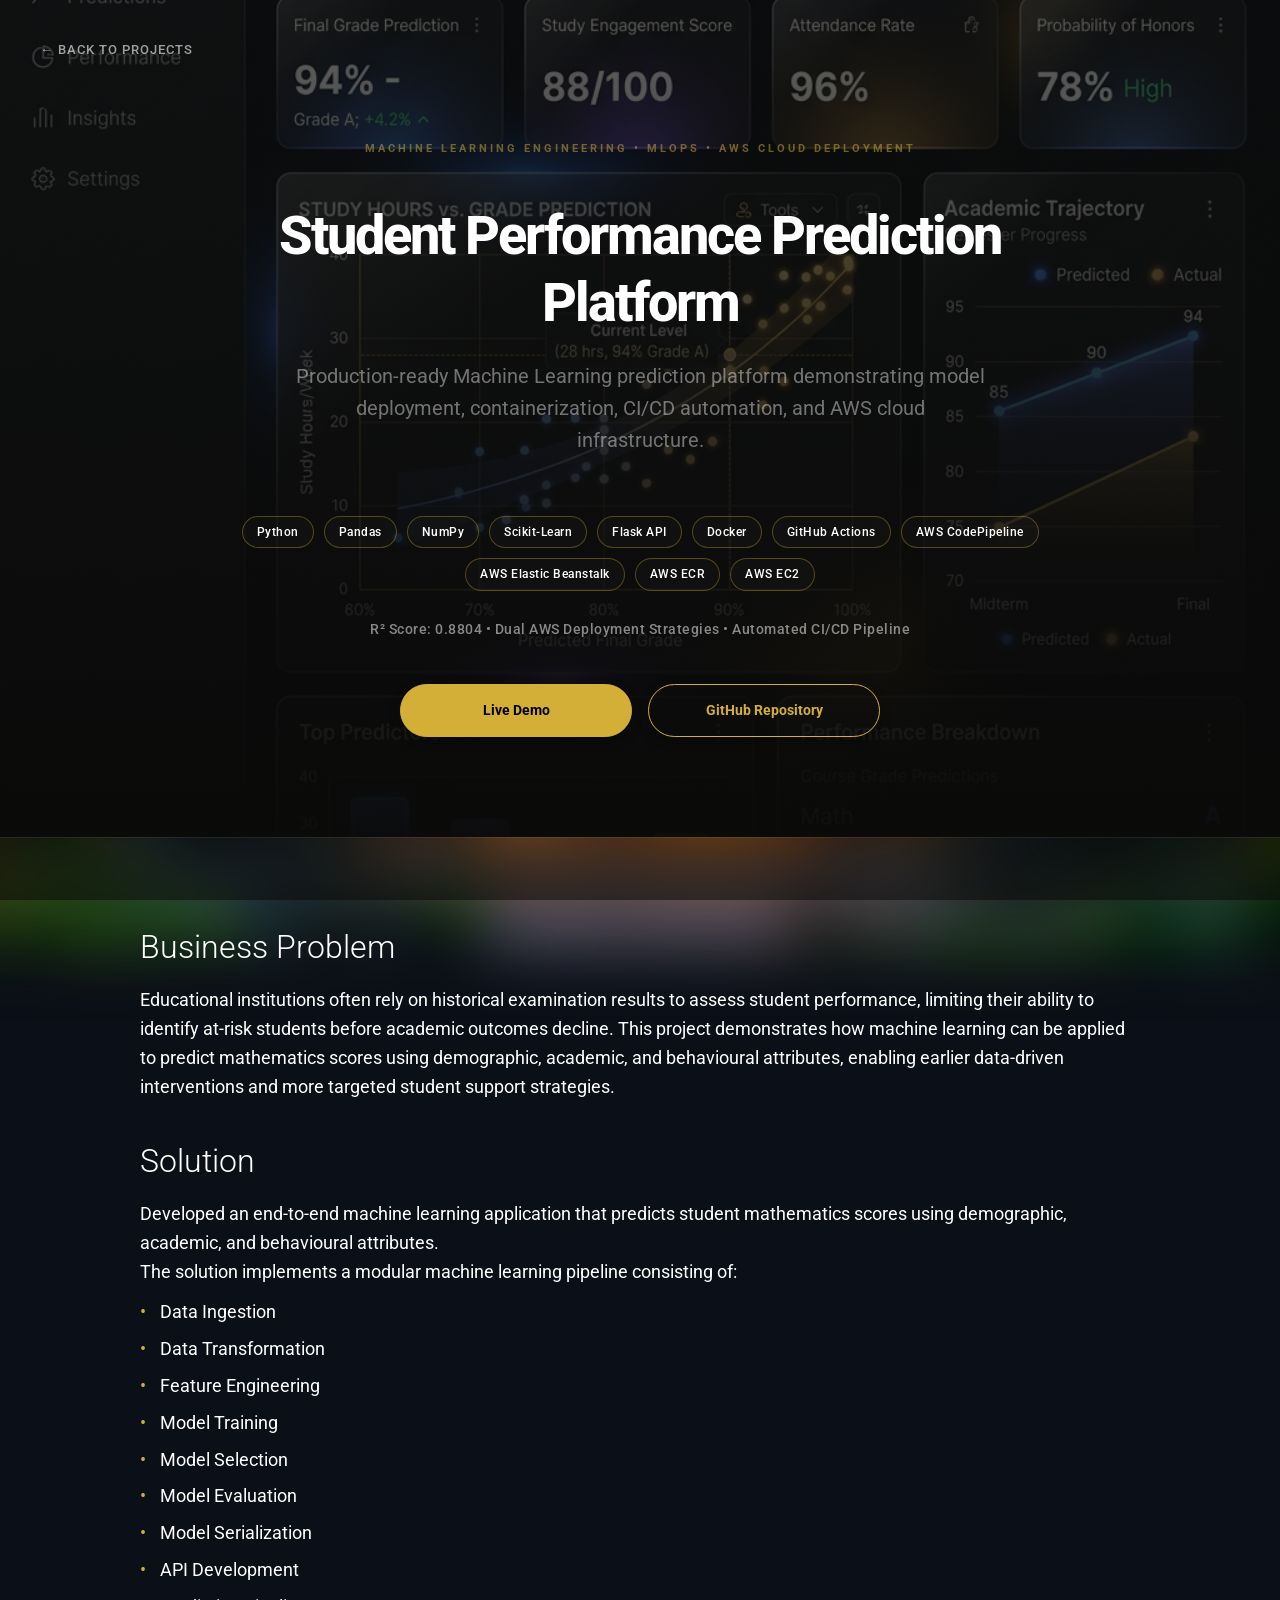
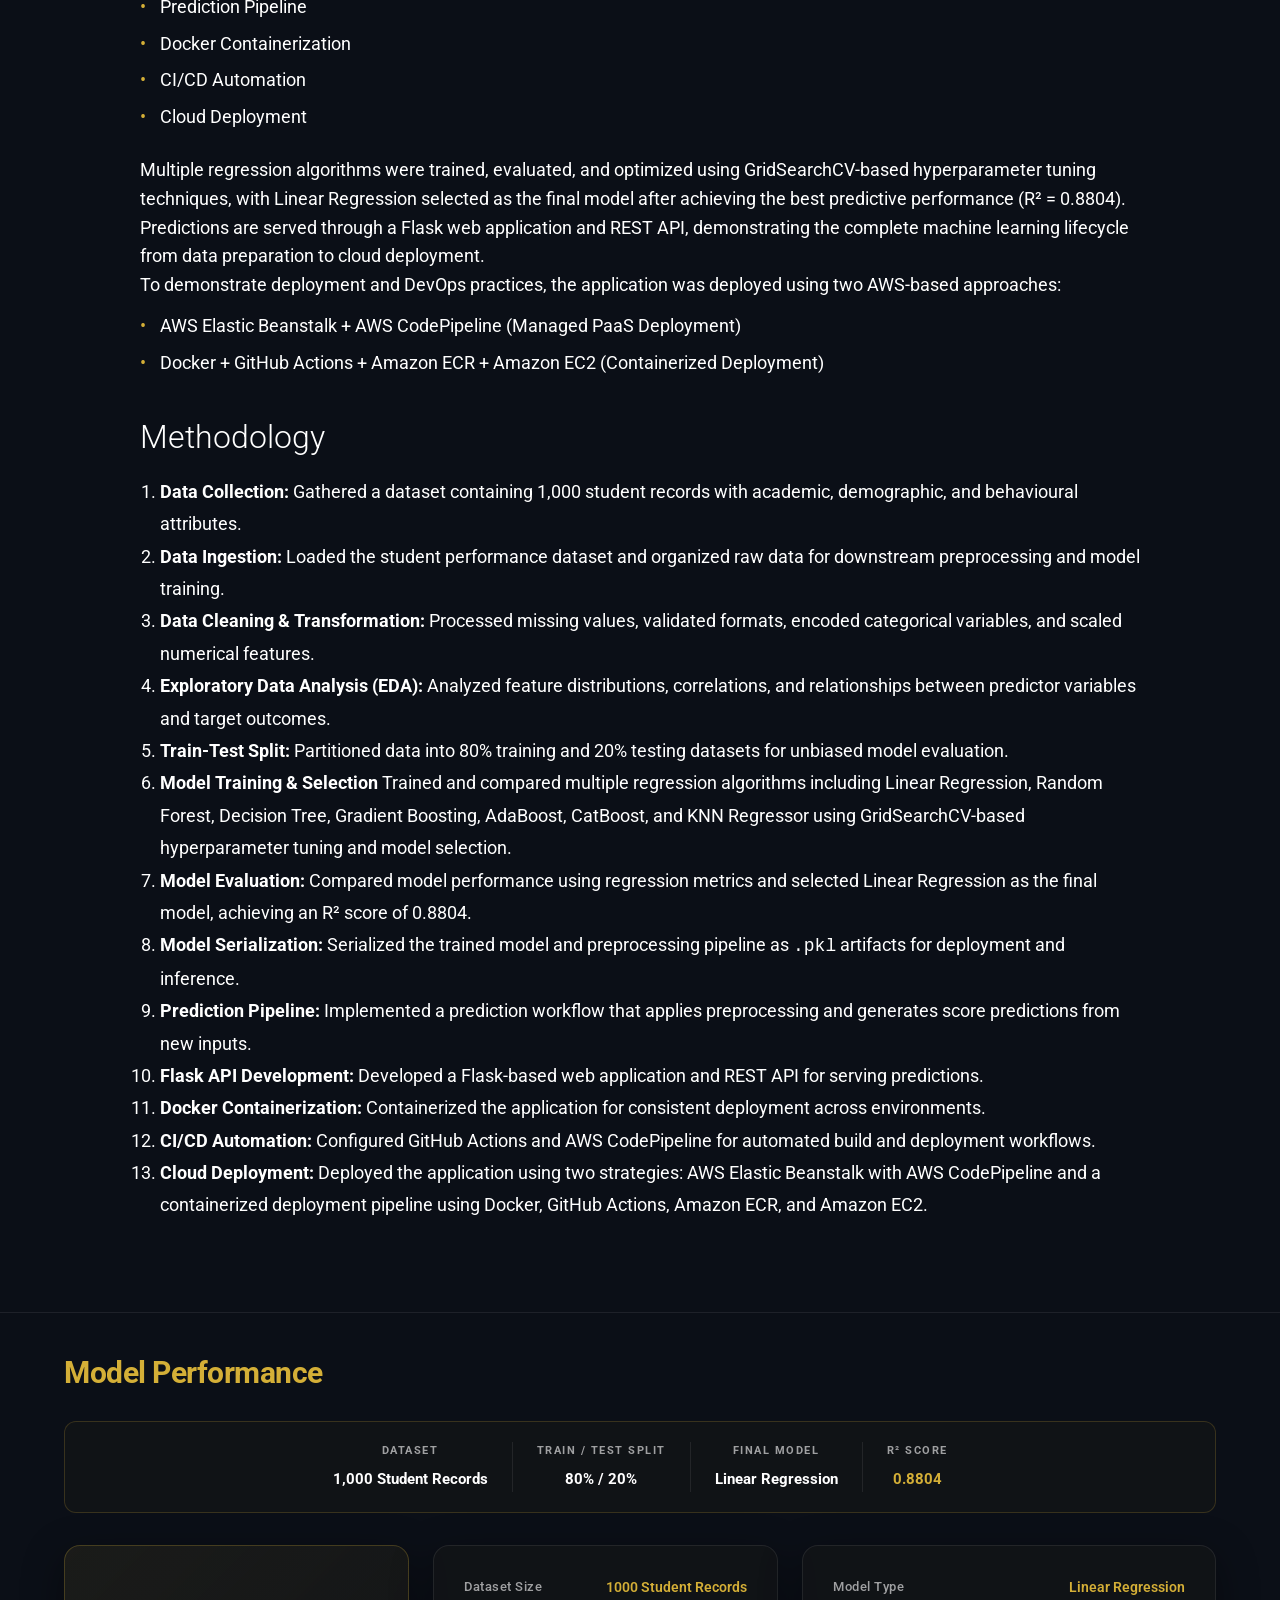
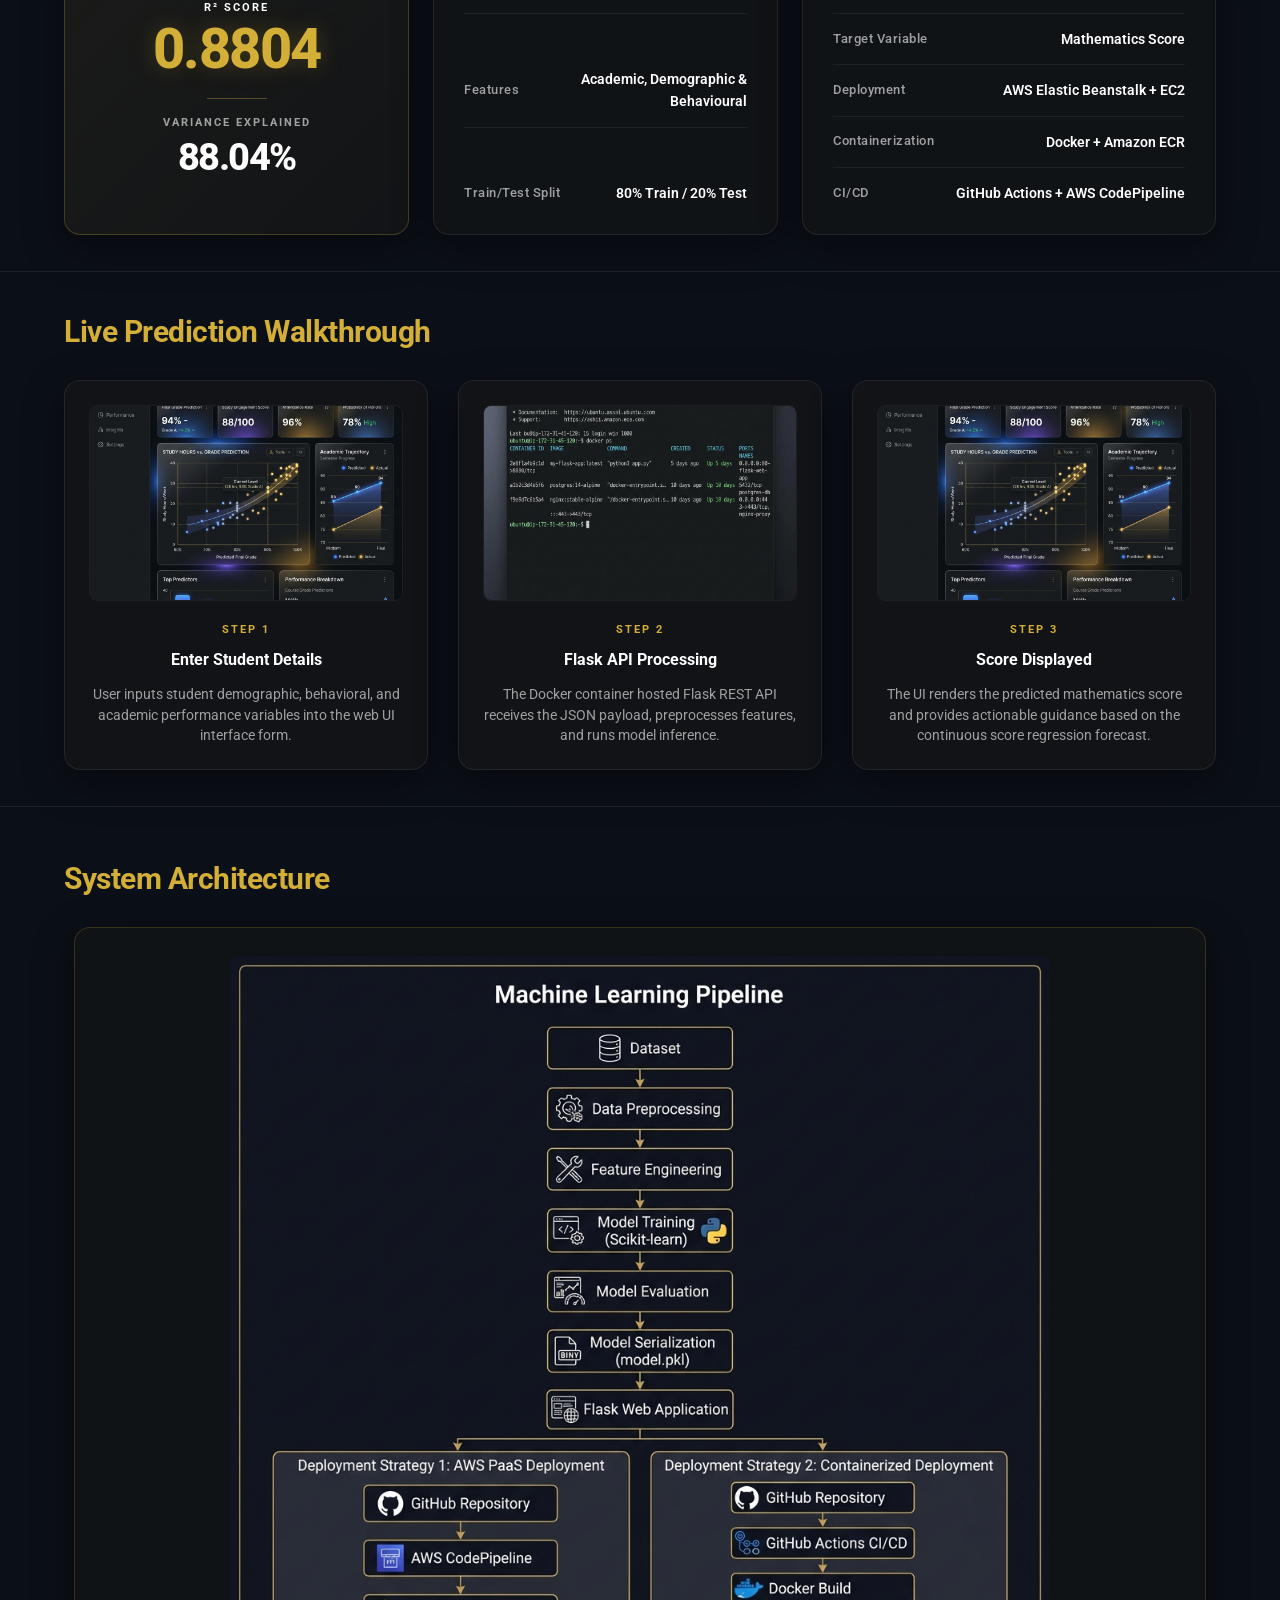
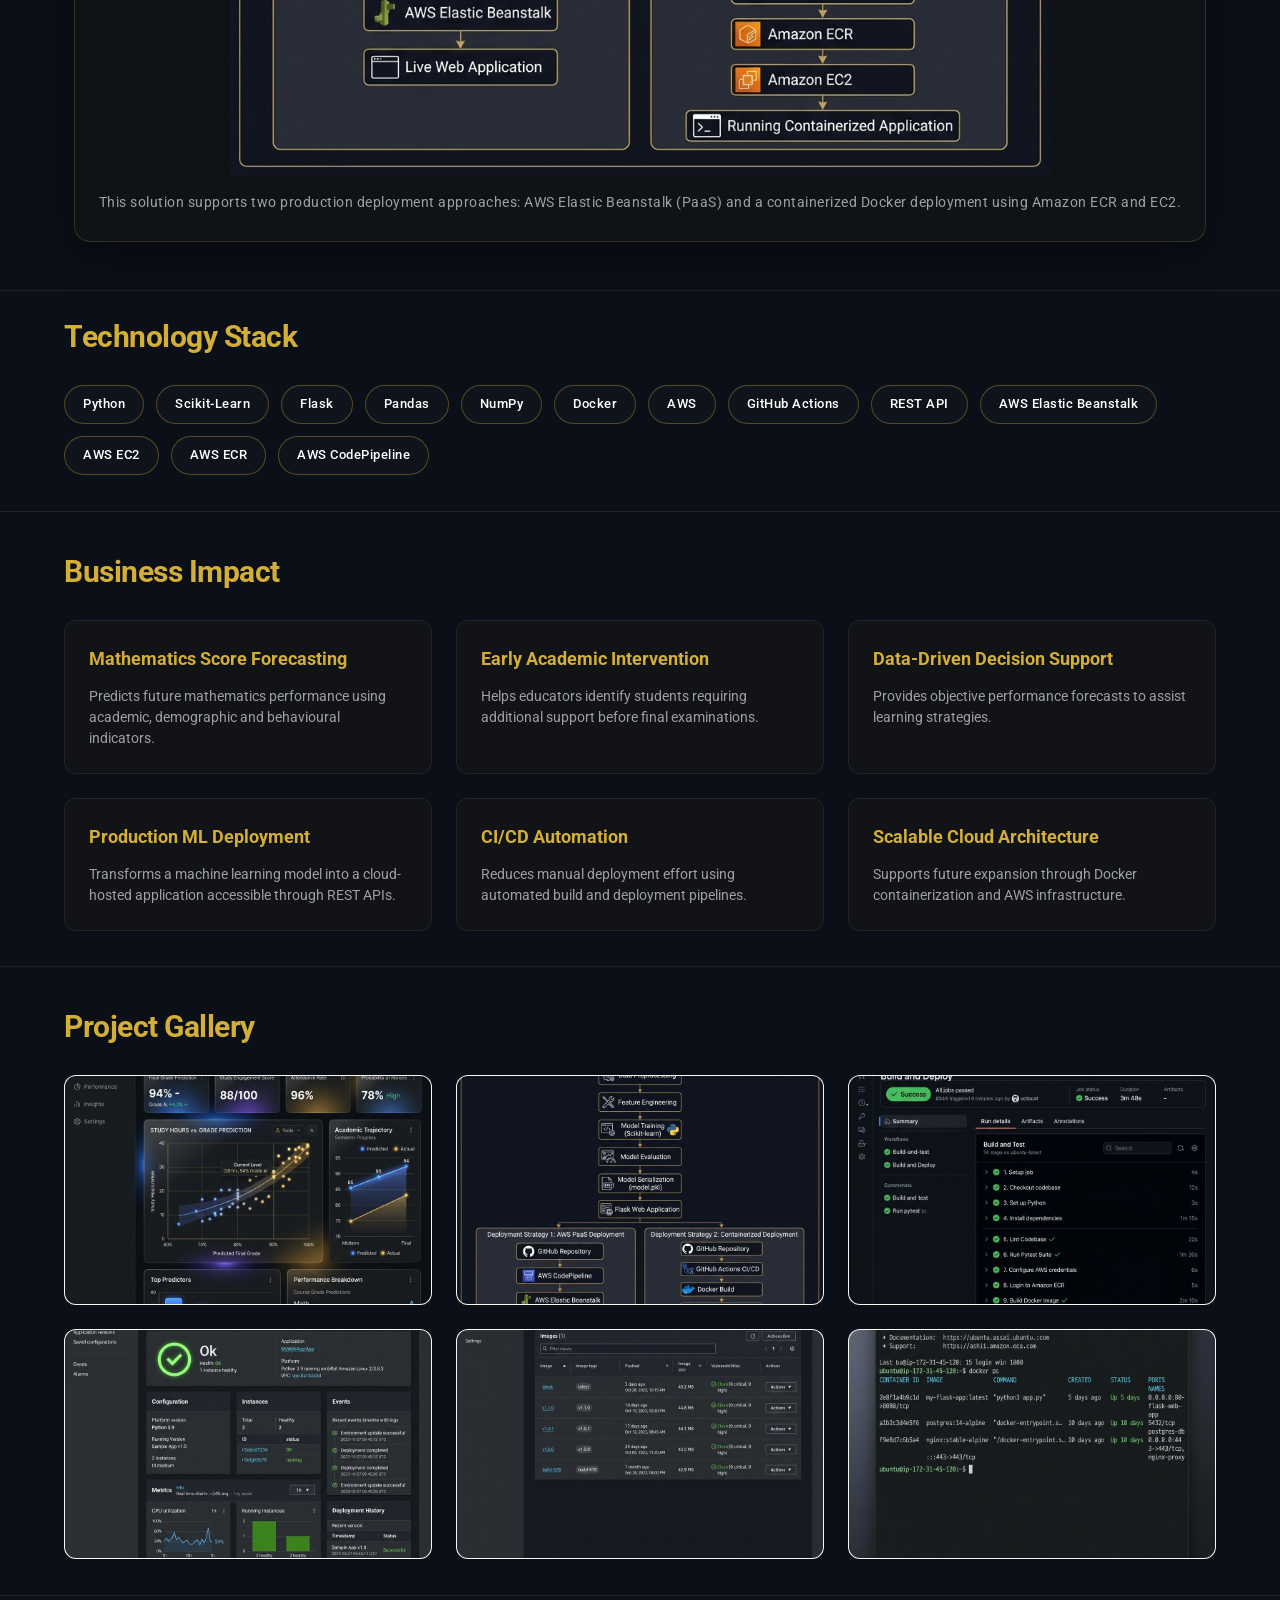
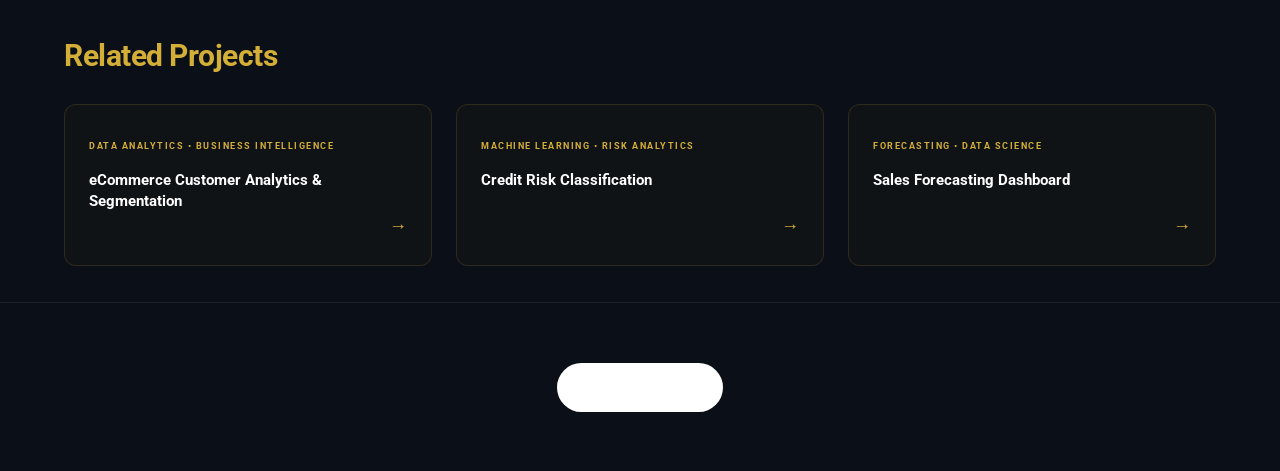
<file: projects/student-performance.html>
<!DOCTYPE html>
<html lang="en">
<head>
    <meta charset="UTF-8">
    <meta name="viewport" content="width=device-width, initial-scale=1.0">
    <title>Student Performance Prediction Platform | Sam Moses Kumar</title>
    
    <!-- Meta tags for SEO -->
    <meta name="description" content="End-to-end machine learning platform predicting academic performance using Docker and AWS.">
    
    <!-- Google Fonts -->
    <link href="https://fonts.googleapis.com/css2?family=Roboto:wght@300;400;500;700&display=swap" rel="stylesheet">
    
    <link rel="stylesheet" href="../styles/main.css">
    <link rel="stylesheet" href="../styles/animations.css">

    <style>
        body {
            height: auto !important;
            overflow: visible !important;
        }
        .project-hero {
            height: auto !important;
            min-height: 65vh !important;
            padding: 140px 0 100px 0 !important;
            display: flex;
            align-items: center;
            justify-content: center;
            text-align: center;
        }
        .hero-content {
            max-width: 900px !important;
            margin: 0 auto;
            display: flex;
            flex-direction: column;
            align-items: center;
            justify-content: center;
        }
        .project-hero-title {
            font-size: clamp(2.2rem, 4.2vw, 3.5rem) !important;
            font-weight: 800;
            line-height: 1.25;
            margin: 24px 0 !important;
            max-width: 900px;
            margin-left: auto;
            margin-right: auto;
            color: #FFF;
        }
        .project-category {
            font-size: 11px;
            letter-spacing: 3px;
            color: var(--color-accent);
            font-weight: 700;
            text-transform: uppercase;
        }
        .project-hero-sub {
            font-size: 1.25rem;
            font-weight: 400;
            color: var(--color-muted);
            margin-bottom: 24px;
            max-width: 700px;
        }
        .hero-tech-stack {
            display: flex;
            flex-wrap: wrap;
            justify-content: center;
            gap: 10px;
            margin-top: 36px;
            margin-bottom: 20px;
            width: 100%;
            max-width: 1100px;
        }
        .hero-tech-stack .tech-pill-badge {
            padding: 6px 14px;
            font-size: 11.5px;
        }
        .hero-credibility-line {
            font-size: 13.5px;
            color: var(--color-muted);
            letter-spacing: 0.5px;
            margin-top: 8px;
            margin-bottom: 34px;
            opacity: 0.85;
            font-weight: 500;
        }
        .btn-row {
            display: flex;
            gap: 16px;
            width: 100%;
            max-width: 480px;
            margin-top: 10px;
        }
        .btn-case {
            flex: 1;
            padding: 14px 28px;
            border-radius: 30px;
            font-size: 14px;
            font-weight: 700;
            text-align: center;
            text-decoration: none;
            cursor: pointer;
            transition: all 0.3s ease;
            box-shadow: 0 4px 12px rgba(0, 0, 0, 0.3);
        }
        .btn-case.primary {
            background: var(--color-accent);
            color: #000 !important;
            border: 1px solid var(--color-accent);
        }
        .btn-case.primary:hover {
            transform: translateY(-2px);
            box-shadow: 0 8px 24px rgba(212, 175, 55, 0.45);
        }
        .btn-case.secondary {
            background: transparent;
            color: var(--color-accent) !important;
            border: 1px solid var(--color-accent);
        }
        .btn-case.secondary:hover {
            background: rgba(212, 175, 55, 0.08);
            transform: translateY(-2px);
            box-shadow: 0 8px 24px rgba(212, 175, 55, 0.2);
        }
        .project-details {
            height: auto !important;
            padding: 90px 0 !important;
            border-top: 1px solid rgba(255, 255, 255, 0.08);
        }
        .details-grid {
            display: block !important;
            max-width: 1000px;
            margin: 0 auto;
            height: auto !important;
            width: 100%;
        }
        .details-left {
            padding: 0 !important;
            overflow: visible !important;
            height: auto !important;
            border: none !important;
            background: transparent !important;
            width: 100% !important;
        }
        .case-section {
            padding: 36px 0;
            border-top: 1px solid rgba(255, 255, 255, 0.08);
            height: auto !important;
            max-height: none !important;
            overflow: visible !important;
        }
        #architecture {
            padding-top: 48px;
            padding-bottom: 48px;
        }
        #tech-stack {
            padding-top: 22px;
        }
        .case-section-title {
            font-size: 30px;
            font-weight: 700;
            color: var(--color-accent);
            letter-spacing: -0.5px;
            margin-bottom: 24px;
        }
        .arch-container {
            width: 100%;
            height: auto !important;
            max-height: none !important;
            overflow: visible !important;
        }
        .arch-glass-card {
            background: rgba(26, 26, 24, 0.4);
            backdrop-filter: blur(20px);
            -webkit-backdrop-filter: blur(20px);
            border: 1px solid rgba(212, 175, 55, 0.2);
            border-radius: 16px;
            box-shadow: 0 12px 40px rgba(0, 0, 0, 0.4);
            transition: all 0.3s cubic-bezier(0.25, 0.46, 0.45, 0.94);
            width: fit-content;
            max-width: 100%;
            padding: 28px 24px;
            margin: 0 auto;
            text-align: center;
            height: auto !important;
            max-height: none !important;
            overflow: visible !important;
            box-sizing: border-box;
        }
        .arch-glass-card:hover {
            border-color: rgba(212, 175, 55, 0.5);
            box-shadow: 0 24px 60px rgba(0, 0, 0, 0.65), 0 0 25px rgba(212, 175, 55, 0.15);
            transform: translateY(-4px);
        }
        .arch-img {
            display: block;
            margin: 0 auto;
            width: 100%;
            max-width: 820px;
            height: auto !important;
            max-height: none !important;
            overflow: visible !important;
            border-radius: 8px;
            transition: transform 0.4s cubic-bezier(0.16, 1, 0.3, 1);
            cursor: zoom-in;
        }
        .arch-img:hover {
            transform: scale(1.02);
        }
        @media (max-width: 768px) {
            .arch-glass-card {
                padding: 20px 16px;
            }
            .arch-img {
                width: 100%;
            }
        }
        .arch-caption {
            margin-top: 16px;
            font-size: 14px;
            color: var(--color-muted);
            text-align: center;
            letter-spacing: 0.5px;
            line-height: 1.5;
        }
        .performance-container {
            display: grid;
            grid-template-columns: 1fr 1fr 1.2fr;
            gap: 24px;
        }
        @media (max-width: 991px) {
            .performance-container {
                grid-template-columns: 1fr;
                gap: 20px;
            }
        }
        .perf-kpi-card {
            background: linear-gradient(135deg, rgba(212, 175, 55, 0.08) 0%, rgba(26, 26, 24, 0.5) 100%);
            border: 1px solid rgba(212, 175, 55, 0.25);
            border-radius: 16px;
            padding: 36px 24px;
            display: flex;
            flex-direction: column;
            justify-content: center;
            align-items: center;
            text-align: center;
            box-shadow: 0 12px 40px rgba(0, 0, 0, 0.4);
            transition: all 0.3s ease;
        }
        .perf-kpi-card:hover {
            border-color: rgba(212, 175, 55, 0.4);
            box-shadow: 0 20px 50px rgba(0, 0, 0, 0.55), 0 0 20px rgba(212, 175, 55, 0.15);
        }
        .perf-kpi-value {
            font-size: 56px;
            font-weight: 800;
            color: var(--color-accent);
            letter-spacing: -1.5px;
            line-height: 1;
            margin-bottom: 6px;
            text-shadow: 0 0 25px rgba(212, 175, 55, 0.25);
        }
        .perf-kpi-label {
            font-size: 11px;
            font-weight: 700;
            color: #FFF;
            text-transform: uppercase;
            letter-spacing: 2px;
            margin-bottom: 4px;
        }
        .perf-specs-card {
            background: rgba(26, 26, 24, 0.4);
            backdrop-filter: blur(20px);
            -webkit-backdrop-filter: blur(20px);
            border: 1px solid rgba(255, 255, 255, 0.08);
            border-radius: 16px;
            padding: 30px;
            box-shadow: 0 12px 40px rgba(0, 0, 0, 0.4);
            display: flex;
            flex-direction: column;
            justify-content: space-between;
        }
        .perf-spec-row {
            display: flex;
            justify-content: space-between;
            align-items: center;
            padding: 14px 0;
            border-bottom: 1px solid rgba(255, 255, 255, 0.06);
        }
        .perf-spec-row:last-child {
            border-bottom: none;
            padding-bottom: 0;
        }
        .perf-spec-row:first-child {
            padding-top: 0;
        }
        .perf-spec-label {
            font-size: 13px;
            color: var(--color-muted);
            font-weight: 500;
            letter-spacing: 0.5px;
        }
        .perf-spec-value {
            font-size: 14px;
            color: #FFF;
            font-weight: 600;
            text-align: right;
        }
        .perf-spec-value.accent {
            color: var(--color-accent);
        }
        .tech-pills-row {
            display: flex;
            flex-wrap: wrap;
            gap: 12px;
        }
        .tech-pill-badge {
            padding: 8px 18px;
            border-radius: 20px;
            border: 1.5px solid rgba(212, 175, 55, 0.35);
            background: rgba(255, 255, 255, 0.02);
            color: #FFF;
            font-size: 13px;
            font-weight: 500;
            letter-spacing: 0.5px;
            transition: all 0.3s ease;
        }
        .tech-pill-badge:hover {
            border-color: var(--color-accent);
            background: rgba(212, 175, 55, 0.12);
            transform: translateY(-2px);
            box-shadow: 0 4px 12px rgba(212, 175, 55, 0.15);
        }
        .impact-grid {
            display: grid;
            grid-template-columns: repeat(3, 1fr);
            gap: 24px;
        }
        @media (max-width: 991px) {
            .impact-grid {
                grid-template-columns: repeat(2, 1fr);
            }
        }
        @media (max-width: 600px) {
            .impact-grid {
                grid-template-columns: 1fr;
            }
        }
        .impact-card {
            background: rgba(26, 26, 24, 0.45);
            backdrop-filter: blur(15px);
            -webkit-backdrop-filter: blur(15px);
            border: 1px solid rgba(255, 255, 255, 0.08);
            border-radius: 12px;
            padding: 24px;
            transition: all 0.3s cubic-bezier(0.25, 0.46, 0.45, 0.94);
        }
        .impact-card:hover {
            border-color: rgba(212, 175, 55, 0.4);
            background: rgba(26, 26, 24, 0.6);
            transform: translateY(-5px);
            box-shadow: 0 16px 36px rgba(0, 0, 0, 0.45), 0 0 15px rgba(212, 175, 55, 0.1);
        }
        .impact-card-title {
            font-size: 18px;
            font-weight: 700;
            color: var(--color-accent);
            margin-bottom: 12px;
        }
        .impact-card-desc {
            font-size: 14px;
            color: var(--color-muted);
            line-height: 1.5;
        }
        .related-grid {
            display: grid;
            grid-template-columns: repeat(3, 1fr);
            gap: 24px;
        }
        @media (max-width: 768px) {
            .related-grid {
                grid-template-columns: 1fr;
            }
        }
        .related-card {
            background: rgba(26, 26, 24, 0.4);
            backdrop-filter: blur(15px);
            -webkit-backdrop-filter: blur(15px);
            border: 1px solid rgba(212, 175, 55, 0.15);
            border-radius: 12px;
            padding: 24px;
            cursor: pointer;
            text-decoration: none;
            display: flex;
            flex-direction: column;
            justify-content: space-between;
            min-height: 150px;
            transition: all 0.3s cubic-bezier(0.25, 0.46, 0.45, 0.94);
        }
        .related-card:hover {
            transform: translateY(-4px);
            border-color: var(--color-accent);
            box-shadow: 0 12px 30px rgba(0,0,0,0.5), 0 0 15px rgba(212,175,55,0.15);
            background: rgba(26, 26, 24, 0.55);
        }
        .related-card-label {
            font-size: 9px;
            letter-spacing: 1.5px;
            color: var(--color-accent);
            text-transform: uppercase;
            font-weight: 700;
        }
        .related-card-title {
            font-size: 15px;
            font-weight: 700;
            color: #FFF;
            margin-top: 12px;
            line-height: 1.4;
        }
        .related-card-arrow {
            align-self: flex-end;
            color: var(--color-accent);
            font-size: 18px;
            margin-top: auto;
        }
        .gallery-grid {
            display: grid;
            grid-template-columns: repeat(3, 1fr);
            gap: 24px;
        }
        @media (max-width: 991px) {
            .gallery-grid {
                grid-template-columns: repeat(2, 1fr);
            }
        }
        @media (max-width: 600px) {
            .gallery-grid {
                grid-template-columns: 1fr;
            }
        }
        .gallery-item {
            cursor: pointer;
            overflow: hidden;
            border-radius: 12px;
            border: 1px solid rgba(255, 255, 255, 0.08);
            aspect-ratio: 16/10;
        }
        .gallery-item img {
            width: 100%;
            height: 100%;
            object-fit: cover;
            transition: transform 0.5s ease;
        }
        .gallery-item:hover img {
            transform: scale(1.04);
        }

        .walkthrough-timeline {
            display: grid;
            grid-template-columns: 1fr 1fr 1fr;
            gap: 30px;
        }
        @media (max-width: 991px) {
            .walkthrough-timeline {
                grid-template-columns: 1fr;
                gap: 40px;
            }
        }
        .walkthrough-step {
            background: rgba(26, 26, 24, 0.45);
            border: 1px solid rgba(255, 255, 255, 0.08);
            border-radius: 16px;
            padding: 24px;
            text-align: center;
            box-shadow: 0 12px 40px rgba(0, 0, 0, 0.4);
            transition: all 0.3s ease;
        }
        .walkthrough-step:hover {
            border-color: rgba(212, 175, 55, 0.35);
            transform: translateY(-5px);
            box-shadow: 0 20px 45px rgba(0, 0, 0, 0.55), 0 0 15px rgba(212, 175, 55, 0.15);
        }
        .walkthrough-img-wrapper {
            width: 100%;
            aspect-ratio: 16/10;
            overflow: hidden;
            border-radius: 8px;
            border: 1px solid rgba(255, 255, 255, 0.05);
            margin-bottom: 20px;
            cursor: pointer;
        }
        .walkthrough-img-wrapper img {
            width: 100%;
            height: 100%;
            object-fit: cover;
            transition: transform 0.5s ease;
        }
        .walkthrough-step:hover .walkthrough-img-wrapper img {
            transform: scale(1.03);
        }
        .walkthrough-number {
            font-size: 11px;
            font-weight: 700;
            color: var(--color-accent);
            text-transform: uppercase;
            letter-spacing: 2px;
            margin-bottom: 8px;
        }
        .walkthrough-title {
            font-size: 16px;
            font-weight: 700;
            color: #FFF;
            margin-bottom: 12px;
        }
        .walkthrough-desc {
            font-size: 13.5px;
            color: var(--color-muted);
            line-height: 1.5;
        }
    </style>
</head>
<body class="dark-mode-enforced">

    <header class="project-hero reveal-up" style="background: linear-gradient(180deg, rgba(10, 10, 9, 0.65) 0%, rgba(10, 10, 9, 0.98) 100%), url('../images/student_performance_platform.png') no-repeat center center; background-size: cover;">
        <a href="../index.html#projects" class="back-link" style="position: absolute; top: 40px; left: 40px;">← Back to Projects</a>
        <div class="hero-content">
            <span class="project-category">Machine Learning Engineering • MLOps • AWS Cloud Deployment</span>
            <h1 class="project-hero-title">Student Performance Prediction Platform</h1>
            <p class="project-hero-sub">Production-ready Machine Learning prediction platform demonstrating model deployment, containerization, CI/CD automation, and AWS cloud infrastructure.</p>
            
           <div class="hero-tech-stack">
                <span class="tech-pill-badge">Python</span>
                <span class="tech-pill-badge">Pandas</span>
                <span class="tech-pill-badge">NumPy</span>
                <span class="tech-pill-badge">Scikit-Learn</span>

                <span class="tech-pill-badge">Flask API</span>

                <span class="tech-pill-badge">Docker</span>

                <span class="tech-pill-badge">GitHub Actions</span>
                <span class="tech-pill-badge">AWS CodePipeline</span>

                <span class="tech-pill-badge">AWS Elastic Beanstalk</span>
                <span class="tech-pill-badge">AWS ECR</span>
                <span class="tech-pill-badge">AWS EC2</span>
            </div>

            <div class="hero-credibility-line">R² Score: 0.8804 &bull; Dual AWS Deployment Strategies &bull; Automated CI/CD Pipeline</div>

            <div class="btn-row">
                <a href="#" class="btn-case primary">Live Demo</a>
                <a href="https://github.com/sammoses26" target="_blank" class="btn-case secondary">GitHub Repository</a>
            </div>
        </div>
    </header>

    <section class="project-details">
        <div class="container">
            <div class="details-grid">
                <div class="details-left reveal-up">
                    <h2 class="project-section-heading">Business Problem</h2>
                    <div class="project-description">
                        <p>Educational institutions often rely on historical examination results to assess student performance, limiting their ability to identify at-risk students before academic outcomes decline. This project demonstrates how machine learning can be applied to predict mathematics scores using demographic, academic, and behavioural attributes, enabling earlier data-driven interventions and more targeted student support strategies.</p>
                    </div>

                    <h2 class="project-section-heading" style="margin-top: 40px;">Solution</h2>

                    <div class="project-description">
                        <p>Developed an end-to-end machine learning application that predicts student mathematics scores using demographic, academic, and behavioural attributes.</p>
                         
                        <p>The solution implements a modular machine learning pipeline consisting of:</p>
                        <ul style="list-style: none; padding-left: 0; margin-top: 12px; margin-bottom: 24px;">
                            <li style="margin-bottom: 8px; padding-left: 20px; position: relative;"><span style="color: var(--color-accent); position: absolute; left: 0;">•</span> Data Ingestion</li>
                            <li style="margin-bottom: 8px; padding-left: 20px; position: relative;"><span style="color: var(--color-accent); position: absolute; left: 0;">•</span> Data Transformation</li>
                            <li style="margin-bottom: 8px; padding-left: 20px; position: relative;"><span style="color: var(--color-accent); position: absolute; left: 0;">•</span> Feature Engineering</li>
                            <li style="margin-bottom: 8px; padding-left: 20px; position: relative;"><span style="color: var(--color-accent); position: absolute; left: 0;">•</span> Model Training</li>
                            <li style="margin-bottom: 8px; padding-left: 20px; position: relative;"><span style="color: var(--color-accent); position: absolute; left: 0;">•</span> Model Selection</li>
                            <li style="margin-bottom: 8px; padding-left: 20px; position: relative;"><span style="color: var(--color-accent); position: absolute; left: 0;">•</span> Model Evaluation</li>
                            <li style="margin-bottom: 8px; padding-left: 20px; position: relative;"><span style="color: var(--color-accent); position: absolute; left: 0;">•</span> Model Serialization</li>
                            <li style="margin-bottom: 8px; padding-left: 20px; position: relative;"><span style="color: var(--color-accent); position: absolute; left: 0;">•</span> API Development</li>
                            <li style="margin-bottom: 8px; padding-left: 20px; position: relative;"><span style="color: var(--color-accent); position: absolute; left: 0;">•</span> Prediction Pipeline</li>
                            <li style="margin-bottom: 8px; padding-left: 20px; position: relative;"><span style="color: var(--color-accent); position: absolute; left: 0;">•</span> Docker Containerization</li>
                            <li style="margin-bottom: 8px; padding-left: 20px; position: relative;"><span style="color: var(--color-accent); position: absolute; left: 0;">•</span>CI/CD Automation</li>
                            <li style="margin-bottom: 8px; padding-left: 20px; position: relative;"><span style="color: var(--color-accent); position: absolute; left: 0;">•</span> Cloud Deployment</li>



                        </ul>

                        <p>Multiple regression algorithms were trained, evaluated, and optimized using GridSearchCV-based hyperparameter tuning techniques, with Linear Regression selected as the final model after achieving the best predictive performance (R² = 0.8804).</p>

                        <p>Predictions are served through a Flask web application and REST API, demonstrating the complete machine learning lifecycle from data preparation to cloud deployment.</p>

                        <p>To demonstrate deployment and DevOps practices, the application was deployed using two AWS-based approaches:</p>
                        <ul style="list-style: none; padding-left: 0; margin-top: 12px; margin-bottom: 24px;">
                            <li style="margin-bottom: 8px; padding-left: 20px; position: relative;"><span style="color: var(--color-accent); position: absolute; left: 0;">•</span> AWS Elastic Beanstalk + AWS CodePipeline (Managed PaaS Deployment)</li>
                            <li style="margin-bottom: 8px; padding-left: 20px; position: relative;"><span style="color: var(--color-accent); position: absolute; left: 0;">•</span> Docker + GitHub Actions + Amazon ECR + Amazon EC2 (Containerized Deployment)</li>
                        </ul>

                    </div>

                    <h2 class="project-section-heading" style="margin-top: 40px;">Methodology</h2>
                    <div class="project-description">
                        <ol style="padding-left: 20px; line-height: 1.8;">
                            <li><strong>Data Collection:</strong> Gathered a dataset containing 1,000 student records with academic, demographic, and behavioural attributes.</li>
                            <li><strong>Data Ingestion:</strong> Loaded the student performance dataset and organized raw data for downstream preprocessing and model training.</li>
                            <li><strong>Data Cleaning & Transformation:</strong> Processed missing values, validated formats, encoded categorical variables, and scaled numerical features.</li>
                            <li><strong>Exploratory Data Analysis (EDA):</strong> Analyzed feature distributions, correlations, and relationships between predictor variables and target outcomes.</li>
                            <li><strong>Train-Test Split:</strong> Partitioned data into 80% training and 20% testing datasets for unbiased model evaluation.</li>
                            <li><strong>Model Training & Selection</strong> Trained and compared multiple regression algorithms including Linear Regression, Random Forest, Decision Tree, Gradient Boosting, AdaBoost, CatBoost, and KNN Regressor using GridSearchCV-based hyperparameter tuning and model selection.</li>
                            <li><strong>Model Evaluation:</strong> Compared model performance using regression metrics and selected Linear Regression as the final model, achieving an R² score of 0.8804.</li>
                            <li><strong>Model Serialization:</strong> Serialized the trained model and preprocessing pipeline as <code>.pkl</code> artifacts for deployment and inference.</li>
                            <li><strong>Prediction Pipeline:</strong> Implemented a prediction workflow that applies preprocessing and generates score predictions from new inputs.</li>
                            <li><strong>Flask API Development:</strong> Developed a Flask-based web application and REST API for serving predictions.</li>
                            <li><strong>Docker Containerization:</strong> Containerized the application for consistent deployment across environments.</li>
                            <li><strong>CI/CD Automation:</strong> Configured GitHub Actions and AWS CodePipeline for automated build and deployment workflows.</li>
                            <li><strong>Cloud Deployment:</strong> Deployed the application using two strategies: AWS Elastic Beanstalk with AWS CodePipeline and a containerized deployment pipeline using Docker, GitHub Actions, Amazon ECR, and Amazon EC2.</li>
                        </ol>
                    </div>
                </div>
            </div>
        </div>
    </section>

    <section class="case-section reveal-up" id="model-performance">
        <div class="container">
            <h2 class="case-section-title">Model Performance</h2>
            <div style="display: flex; flex-wrap: wrap; justify-content: center; gap: 24px; margin-bottom: 32px; padding: 20px 28px; background: rgba(26, 26, 24, 0.4); border: 1px solid rgba(212, 175, 55, 0.2); border-radius: 12px; backdrop-filter: blur(15px); -webkit-backdrop-filter: blur(15px);">
                <div style="text-align: center;"><span style="font-size: 11px; font-weight: 700; color: var(--color-muted); text-transform: uppercase; letter-spacing: 1.5px; display: block; margin-bottom: 4px;">Dataset</span><span style="font-size: 15px; font-weight: 700; color: #FFF;">1,000 Student Records</span></div>
                <div style="width: 1px; background: rgba(255, 255, 255, 0.08); align-self: stretch;"></div>
                <div style="text-align: center;"><span style="font-size: 11px; font-weight: 700; color: var(--color-muted); text-transform: uppercase; letter-spacing: 1.5px; display: block; margin-bottom: 4px;">Train / Test Split</span><span style="font-size: 15px; font-weight: 700; color: #FFF;">80% / 20%</span></div>
                <div style="width: 1px; background: rgba(255, 255, 255, 0.08); align-self: stretch;"></div>
                <div style="text-align: center;"><span style="font-size: 11px; font-weight: 700; color: var(--color-muted); text-transform: uppercase; letter-spacing: 1.5px; display: block; margin-bottom: 4px;">Final Model</span><span style="font-size: 15px; font-weight: 700; color: #FFF;">Linear Regression</span></div>
                <div style="width: 1px; background: rgba(255, 255, 255, 0.08); align-self: stretch;"></div>
                <div style="text-align: center;"><span style="font-size: 11px; font-weight: 700; color: var(--color-muted); text-transform: uppercase; letter-spacing: 1.5px; display: block; margin-bottom: 4px;">R² Score</span><span style="font-size: 15px; font-weight: 700; color: var(--color-accent);">0.8804</span></div>
            </div>
            <div class="performance-container">
                <div class="perf-kpi-card">
                    <div class="perf-kpi-label">R² Score</div>
                    <div class="perf-kpi-value">0.8804</div>
                    <div style="margin: 15px 0; height: 1.5px; width: 60px; background: rgba(212, 175, 55, 0.35);"></div>
                    <div class="perf-kpi-label" style="color: var(--color-muted); font-size: 11px; margin-bottom: 6px;">Variance Explained</div>
                    <div class="perf-kpi-value" style="font-size: 38px; color: #FFF; text-shadow: none;">88.04%</div>
                </div>
                <div class="perf-specs-card">
                    <div class="perf-spec-row">
                        <span class="perf-spec-label">Dataset Size</span>
                        <span class="perf-spec-value accent">1000 Student Records</span>
                    </div>
                    <div class="perf-spec-row">
                        <span class="perf-spec-label">Features</span>
                        <span class="perf-spec-value">Academic, Demographic & Behavioural</span>
                    </div>
                    <div class="perf-spec-row">
                        <span class="perf-spec-label">Train/Test Split</span>
                        <span class="perf-spec-value">80% Train / 20% Test</span>
                    </div>
                </div>
                <div class="perf-specs-card">
                    <div class="perf-spec-row">
                        <span class="perf-spec-label">Model Type</span>
                        <span class="perf-spec-value accent">Linear Regression</span>
                    </div>
                    <div class="perf-spec-row">
                        <span class="perf-spec-label">Target Variable</span>
                        <span class="perf-spec-value">Mathematics Score</span>
                    </div>
                    <div class="perf-spec-row">
                        <span class="perf-spec-label">Deployment</span>
                        <span class="perf-spec-value">AWS Elastic Beanstalk + EC2</span>
                    </div>
                    <div class="perf-spec-row">
                        <span class="perf-spec-label">Containerization</span>
                        <span class="perf-spec-value">Docker + Amazon ECR</span>
                    </div>
                    <div class="perf-spec-row">
                        <span class="perf-spec-label">CI/CD</span>
                        <span class="perf-spec-value">GitHub Actions + AWS CodePipeline</span>
                    </div>
                </div>
            </div>
        </div>
    </section>

    <section class="case-section reveal-up" id="live-walkthrough">
        <div class="container">
            <h2 class="case-section-title">Live Prediction Walkthrough</h2>
            <div class="walkthrough-timeline">
                <div class="walkthrough-step">
                    <div class="walkthrough-img-wrapper" onclick="openLightbox(0)">
                        <img src="../images/student_performance_platform.png" alt="Step 1: Input details">
                    </div>
                    <div class="walkthrough-number">Step 1</div>
                    <h3 class="walkthrough-title">Enter Student Details</h3>
                    <p class="walkthrough-desc">User inputs student demographic, behavioral, and academic performance variables into the web UI interface form.</p>
                </div>
                <div class="walkthrough-step">
                    <div class="walkthrough-img-wrapper" onclick="openLightbox(5)">
                        <img src="../images/amazon_ec2_container.png" alt="Step 2: API processes request">
                    </div>
                    <div class="walkthrough-number">Step 2</div>
                    <h3 class="walkthrough-title">Flask API Processing</h3>
                    <p class="walkthrough-desc">The Docker container hosted Flask REST API receives the JSON payload, preprocesses features, and runs model inference.</p>
                </div>
                <div class="walkthrough-step">
                    <div class="walkthrough-img-wrapper" onclick="openLightbox(0)">
                        <img src="../images/student_performance_platform.png" alt="Step 3: Score displayed">
                    </div>
                    <div class="walkthrough-number">Step 3</div>
                    <h3 class="walkthrough-title">Score Displayed</h3>
                    <p class="walkthrough-desc">The UI renders the predicted mathematics score and provides actionable guidance based on the continuous score regression forecast.</p>
                </div>
            </div>
        </div>
    </section>

    <section class="case-section reveal-up" id="architecture">
        <div class="container">
            <h2 class="case-section-title">System Architecture</h2>
            <div class="arch-container">
                <div class="arch-glass-card">
                    <img src="../images/student_performance_arch.png" alt="System Architecture Diagram" class="arch-img" onclick="openLightbox(1)">
                    <p class="arch-caption">This solution supports two production deployment approaches: AWS Elastic Beanstalk (PaaS) and a containerized Docker deployment using Amazon ECR and EC2.</p>
                </div>
            </div>
        </div>
    </section>

    <section class="case-section reveal-up" id="tech-stack">
        <div class="container">
            <h2 class="case-section-title">Technology Stack</h2>
            <div class="tech-pills-row">
                <span class="tech-pill-badge">Python</span>
                <span class="tech-pill-badge">Scikit-Learn</span>
                <span class="tech-pill-badge">Flask</span>
                <span class="tech-pill-badge">Pandas</span>
                <span class="tech-pill-badge">NumPy</span>
                <span class="tech-pill-badge">Docker</span>
                <span class="tech-pill-badge">AWS</span>
                <span class="tech-pill-badge">GitHub Actions</span>
                <span class="tech-pill-badge">REST API</span>
                <span class="tech-pill-badge">AWS Elastic Beanstalk</span>
                <span class="tech-pill-badge">AWS EC2</span>
                <span class="tech-pill-badge">AWS ECR</span>
                <span class="tech-pill-badge">AWS CodePipeline</span>
            </div>
        </div>
    </section>

    <section class="case-section reveal-up" id="business-impact">
        <div class="container">
            <h2 class="case-section-title">Business Impact</h2>
            <div class="impact-grid">
                <div class="impact-card">
                    <h3 class="impact-card-title">Mathematics Score Forecasting</h3>
                    <p class="impact-card-desc">Predicts future mathematics performance using academic, demographic and behavioural indicators.</p>
                </div>
                <div class="impact-card">
                    <h3 class="impact-card-title">Early Academic Intervention</h3>
                    <p class="impact-card-desc">Helps educators identify students requiring additional support before final examinations.</p>
                </div>
                <div class="impact-card">
                    <h3 class="impact-card-title">Data-Driven Decision Support</h3>
                    <p class="impact-card-desc">Provides objective performance forecasts to assist learning strategies.</p>
                </div>
                <div class="impact-card">
                    <h3 class="impact-card-title">Production ML Deployment</h3>
                    <p class="impact-card-desc">Transforms a machine learning model into a cloud-hosted application accessible through REST APIs.</p>
                </div>
                <div class="impact-card">
                    <h3 class="impact-card-title">CI/CD Automation</h3>
                    <p class="impact-card-desc">Reduces manual deployment effort using automated build and deployment pipelines.</p>
                </div>
                <div class="impact-card">
                    <h3 class="impact-card-title">Scalable Cloud Architecture</h3>
                    <p class="impact-card-desc">Supports future expansion through Docker containerization and AWS infrastructure.</p>
                </div>
            </div>
        </div>
    </section>

    <section class="case-section reveal-up" id="gallery-section">
        <div class="container">
            <h2 class="case-section-title">Project Gallery</h2>
            <div class="gallery-grid">
                <div class="gallery-item" onclick="openLightbox(0)">
                    <img src="../images/student_performance_platform.png" alt="Platform UI Screenshot">
                </div>
                <div class="gallery-item" onclick="openLightbox(1)">
                    <img src="../images/student_performance_arch.png" alt="Deployment Architecture Diagram">
                </div>
                <div class="gallery-item" onclick="openLightbox(2)">
                    <img src="../images/github_actions_workflow.png" alt="GitHub Actions CI/CD Workflow">
                </div>
                <div class="gallery-item" onclick="openLightbox(3)">
                    <img src="../images/elastic_beanstalk_deployment.png" alt="AWS Elastic Beanstalk Deployment">
                </div>
                <div class="gallery-item" onclick="openLightbox(4)">
                    <img src="../images/amazon_ecr_repository.png" alt="Amazon ECR Container Registry Repository">
                </div>
                <div class="gallery-item" onclick="openLightbox(5)">
                    <img src="../images/amazon_ec2_container.png" alt="Amazon EC2 Running Docker Container Console">
                </div>
            </div>
        </div>
    </section>

    <section class="case-section reveal-up" id="related-projects">
        <div class="container">
            <h2 class="case-section-title">Related Projects</h2>
            <div class="related-grid">
                <a href="customer-analytics.html" class="related-card">
                    <div>
                        <span class="related-card-label">Data Analytics • Business Intelligence</span>
                        <h3 class="related-card-title">eCommerce Customer Analytics & Segmentation</h3>
                    </div>
                    <span class="related-card-arrow">→</span>
                </a>
                <a href="risk-classification.html" class="related-card">
                    <div>
                        <span class="related-card-label">Machine Learning • Risk Analytics</span>
                        <h3 class="related-card-title">Credit Risk Classification</h3>
                    </div>
                    <span class="related-card-arrow">→</span>
                </a>
                <a href="sales-forecasting.html" class="related-card">
                    <div>
                        <span class="related-card-label">Forecasting • Data Science</span>
                        <h3 class="related-card-title">Sales Forecasting Dashboard</h3>
                    </div>
                    <span class="related-card-arrow">→</span>
                </a>
            </div>
        </div>
    </section>

    <div style="padding: 60px 0; text-align: center; border-top: 1px solid rgba(255, 255, 255, 0.08);">
        <a href="../index.html#projects" class="pill-btn secondary" style="color: white; border-color: rgba(255, 255, 255, 0.3); text-decoration: none;">← Back to Projects</a>
    </div>

    <!-- Lightbox container -->
    <div id="lightbox">
        <img id="lightbox-img" style="max-width:85vw; max-height:88vh; object-fit:contain; border-radius:4px; display:block;">
        <button id="lb-prev" style="position:absolute; left:20px; top:50%; transform:translateY(-50%); background:none; border:none; color:white; font-size:48px; cursor:pointer; opacity:0.7; line-height:1;">&#8592;</button>
        <button id="lb-next" style="position:absolute; right:20px; top:50%; transform:translateY(-50%); background:none; border:none; color:white; font-size:48px; cursor:pointer; opacity:0.7; line-height:1;">&#8594;</button>
        <button id="lb-close" style="position:absolute; top:20px; right:24px; background:none; border:none; color:white; font-size:32px; cursor:pointer; opacity:0.7; line-height:1;">&#10005;</button>
    </div>

    <script src="../scripts/main.js"></script>
    <script>
        const galleryImages = [
            '../images/student_performance_platform.png',
            '../images/student_performance_arch.png',
            '../images/github_actions_workflow.png',
            '../images/elastic_beanstalk_deployment.png',
            '../images/amazon_ecr_repository.png',
            '../images/amazon_ec2_container.png'
        ];
        let currentIdx = 0;
        function openLightbox(idx) {
            currentIdx = idx;
            const lb = document.getElementById('lightbox');
            const img = document.getElementById('lightbox-img');
            img.src = galleryImages[idx];
            lb.style.display = 'flex';
            setTimeout(() => lb.classList.add('active'), 10);
            document.body.style.overflow = 'hidden';
        }

        function closeLightbox() {
            const lb = document.getElementById('lightbox');
            lb.classList.remove('active');
            setTimeout(() => {
                lb.style.display = 'none';
                document.body.style.overflow = '';
            }, 300);
        }

        function nextImage() { currentIdx = (currentIdx + 1) % galleryImages.length; document.getElementById('lightbox-img').src = galleryImages[currentIdx]; }
        function prevImage() { currentIdx = (currentIdx - 1 + galleryImages.length) % galleryImages.length; document.getElementById('lightbox-img').src = galleryImages[currentIdx]; }
        document.getElementById('lb-close').onclick = closeLightbox;
        document.getElementById('lb-next').onclick = (e) => { e.stopPropagation(); nextImage(); };
        document.getElementById('lb-prev').onclick = (e) => { e.stopPropagation(); prevImage(); };
        document.getElementById('lightbox').onclick = closeLightbox;
    </script>
</body>
</html>
</file>
<file: css/flaticon.css>
/*
  	Flaticon icon font: Flaticon
  	Creation date: 04/01/2019 13:45
  	*/


@font-face {
  font-family: "Flaticon";
  src: url("../fonts/flaticon/font/Flaticon.eot");
  src: url("../fonts/flaticon/font/Flaticon.eot?#iefix") format("embedded-opentype"),
       url("../fonts/flaticon/font/Flaticon.woff") format("woff"),
       url("../fonts/flaticon/font/Flaticon.ttf") format("truetype"),
       url("../fonts/flaticon/font/Flaticon.svg#Flaticon") format("svg");
  font-weight: normal;
  font-style: normal;
}

@media screen and (-webkit-min-device-pixel-ratio:0) {
  @font-face {
    font-family: "Flaticon";
    src: url("../fonts/flaticon/font/Flaticon.svg#Flaticon") format("svg");
  }
}

[class^="flaticon-"]:before, [class*=" flaticon-"]:before,
[class^="flaticon-"]:after, [class*=" flaticon-"]:after {   
  font-family: Flaticon;
  font-style: normal;
  font-weight: normal;
  font-variant: normal;
  text-transform: none;
  line-height: 1;

  /* Better Font Rendering =========== */
  -webkit-font-smoothing: antialiased;
  -moz-osx-font-smoothing: grayscale;
}

.flaticon-ideas:before { content: "\f100"; }
.flaticon-flasks:before { content: "\f101"; }
.flaticon-analysis:before { content: "\f102"; }
.flaticon-ux-design:before { content: "\f103"; }
.flaticon-web-design:before { content: "\f104"; }
.flaticon-idea:before { content: "\f105"; }
.flaticon-innovation:before { content: "\f106"; }
</file>
<file: css/icomoon.css>
@font-face {
  font-family: 'icomoon';
  src:  url('../fonts/icomoon/icomoon.eot?6tt51o');
  src:  url('../fonts/icomoon/icomoon.eot?6tt51o#iefix') format('embedded-opentype'),
    url('../fonts/icomoon/icomoon.ttf?6tt51o') format('truetype'),
    url('../fonts/icomoon/icomoon.woff?6tt51o') format('woff'),
    url('../fonts/icomoon/icomoon.svg?6tt51o#icomoon') format('svg');
  font-weight: normal;
  font-style: normal;
}

[class^="icon-"], [class*=" icon-"] {
  /* use !important to prevent issues with browser extensions that change fonts */
  font-family: 'icomoon' !important;
  speak: none;
  font-style: normal;
  font-weight: normal;
  font-variant: normal;
  text-transform: none;
  line-height: 1;

  /* Better Font Rendering =========== */
  -webkit-font-smoothing: antialiased;
  -moz-osx-font-smoothing: grayscale;
}

.icon-asterisk:before {
  content: "\f069";
}
.icon-plus:before {
  content: "\f067";
}
.icon-question:before {
  content: "\f128";
}
.icon-minus:before {
  content: "\f068";
}
.icon-glass:before {
  content: "\f000";
}
.icon-music:before {
  content: "\f001";
}
.icon-search:before {
  content: "\f002";
}
.icon-envelope-o:before {
  content: "\f003";
}
.icon-heart:before {
  content: "\f004";
}
.icon-star:before {
  content: "\f005";
}
.icon-star-o:before {
  content: "\f006";
}
.icon-user:before {
  content: "\f007";
}
.icon-film:before {
  content: "\f008";
}
.icon-th-large:before {
  content: "\f009";
}
.icon-th:before {
  content: "\f00a";
}
.icon-th-list:before {
  content: "\f00b";
}
.icon-check:before {
  content: "\f00c";
}
.icon-close:before {
  content: "\f00d";
}
.icon-remove:before {
  content: "\f00d";
}
.icon-times:before {
  content: "\f00d";
}
.icon-search-plus:before {
  content: "\f00e";
}
.icon-search-minus:before {
  content: "\f010";
}
.icon-power-off:before {
  content: "\f011";
}
.icon-signal:before {
  content: "\f012";
}
.icon-cog:before {
  content: "\f013";
}
.icon-gear:before {
  content: "\f013";
}
.icon-trash-o:before {
  content: "\f014";
}
.icon-home:before {
  content: "\f015";
}
.icon-file-o:before {
  content: "\f016";
}
.icon-clock-o:before {
  content: "\f017";
}
.icon-road:before {
  content: "\f018";
}
.icon-download:before {
  content: "\f019";
}
.icon-arrow-circle-o-down:before {
  content: "\f01a";
}
.icon-arrow-circle-o-up:before {
  content: "\f01b";
}
.icon-inbox:before {
  content: "\f01c";
}
.icon-play-circle-o:before {
  content: "\f01d";
}
.icon-repeat:before {
  content: "\f01e";
}
.icon-rotate-right:before {
  content: "\f01e";
}
.icon-refresh:before {
  content: "\f021";
}
.icon-list-alt:before {
  content: "\f022";
}
.icon-lock:before {
  content: "\f023";
}
.icon-flag:before {
  content: "\f024";
}
.icon-headphones:before {
  content: "\f025";
}
.icon-volume-off:before {
  content: "\f026";
}
.icon-volume-down:before {
  content: "\f027";
}
.icon-volume-up:before {
  content: "\f028";
}
.icon-qrcode:before {
  content: "\f029";
}
.icon-barcode:before {
  content: "\f02a";
}
.icon-tag:before {
  content: "\f02b";
}
.icon-tags:before {
  content: "\f02c";
}
.icon-book:before {
  content: "\f02d";
}
.icon-bookmark:before {
  content: "\f02e";
}
.icon-print:before {
  content: "\f02f";
}
.icon-camera:before {
  content: "\f030";
}
.icon-font:before {
  content: "\f031";
}
.icon-bold:before {
  content: "\f032";
}
.icon-italic:before {
  content: "\f033";
}
.icon-text-height:before {
  content: "\f034";
}
.icon-text-width:before {
  content: "\f035";
}
.icon-align-left:before {
  content: "\f036";
}
.icon-align-center:before {
  content: "\f037";
}
.icon-align-right:before {
  content: "\f038";
}
.icon-align-justify:before {
  content: "\f039";
}
.icon-list:before {
  content: "\f03a";
}
.icon-dedent:before {
  content: "\f03b";
}
.icon-outdent:before {
  content: "\f03b";
}
.icon-indent:before {
  content: "\f03c";
}
.icon-video-camera:before {
  content: "\f03d";
}
.icon-image:before {
  content: "\f03e";
}
.icon-photo:before {
  content: "\f03e";
}
.icon-picture-o:before {
  content: "\f03e";
}
.icon-pencil:before {
  content: "\f040";
}
.icon-map-marker:before {
  content: "\f041";
}
.icon-adjust:before {
  content: "\f042";
}
.icon-tint:before {
  content: "\f043";
}
.icon-edit:before {
  content: "\f044";
}
.icon-pencil-square-o:before {
  content: "\f044";
}
.icon-share-square-o:before {
  content: "\f045";
}
.icon-check-square-o:before {
  content: "\f046";
}
.icon-arrows:before {
  content: "\f047";
}
.icon-step-backward:before {
  content: "\f048";
}
.icon-fast-backward:before {
  content: "\f049";
}
.icon-backward:before {
  content: "\f04a";
}
.icon-play:before {
  content: "\f04b";
}
.icon-pause:before {
  content: "\f04c";
}
.icon-stop:before {
  content: "\f04d";
}
.icon-forward:before {
  content: "\f04e";
}
.icon-fast-forward:before {
  content: "\f050";
}
.icon-step-forward:before {
  content: "\f051";
}
.icon-eject:before {
  content: "\f052";
}
.icon-chevron-left:before {
  content: "\f053";
}
.icon-chevron-right:before {
  content: "\f054";
}
.icon-plus-circle:before {
  content: "\f055";
}
.icon-minus-circle:before {
  content: "\f056";
}
.icon-times-circle:before {
  content: "\f057";
}
.icon-check-circle:before {
  content: "\f058";
}
.icon-question-circle:before {
  content: "\f059";
}
.icon-info-circle:before {
  content: "\f05a";
}
.icon-crosshairs:before {
  content: "\f05b";
}
.icon-times-circle-o:before {
  content: "\f05c";
}
.icon-check-circle-o:before {
  content: "\f05d";
}
.icon-ban:before {
  content: "\f05e";
}
.icon-arrow-left:before {
  content: "\f060";
}
.icon-arrow-right:before {
  content: "\f061";
}
.icon-arrow-up:before {
  content: "\f062";
}
.icon-arrow-down:before {
  content: "\f063";
}
.icon-mail-forward:before {
  content: "\f064";
}
.icon-share:before {
  content: "\f064";
}
.icon-expand:before {
  content: "\f065";
}
.icon-compress:before {
  content: "\f066";
}
.icon-exclamation-circle:before {
  content: "\f06a";
}
.icon-gift:before {
  content: "\f06b";
}
.icon-leaf:before {
  content: "\f06c";
}
.icon-fire:before {
  content: "\f06d";
}
.icon-eye:before {
  content: "\f06e";
}
.icon-eye-slash:before {
  content: "\f070";
}
.icon-exclamation-triangle:before {
  content: "\f071";
}
.icon-warning:before {
  content: "\f071";
}
.icon-plane:before {
  content: "\f072";
}
.icon-calendar:before {
  content: "\f073";
}
.icon-random:before {
  content: "\f074";
}
.icon-comment:before {
  content: "\f075";
}
.icon-magnet:before {
  content: "\f076";
}
.icon-chevron-up:before {
  content: "\f077";
}
.icon-chevron-down:before {
  content: "\f078";
}
.icon-retweet:before {
  content: "\f079";
}
.icon-shopping-cart:before {
  content: "\f07a";
}
.icon-folder:before {
  content: "\f07b";
}
.icon-folder-open:before {
  content: "\f07c";
}
.icon-arrows-v:before {
  content: "\f07d";
}
.icon-arrows-h:before {
  content: "\f07e";
}
.icon-bar-chart:before {
  content: "\f080";
}
.icon-bar-chart-o:before {
  content: "\f080";
}
.icon-twitter-square:before {
  content: "\f081";
}
.icon-facebook-square:before {
  content: "\f082";
}
.icon-camera-retro:before {
  content: "\f083";
}
.icon-key:before {
  content: "\f084";
}
.icon-cogs:before {
  content: "\f085";
}
.icon-gears:before {
  content: "\f085";
}
.icon-comments:before {
  content: "\f086";
}
.icon-thumbs-o-up:before {
  content: "\f087";
}
.icon-thumbs-o-down:before {
  content: "\f088";
}
.icon-star-half:before {
  content: "\f089";
}
.icon-heart-o:before {
  content: "\f08a";
}
.icon-sign-out:before {
  content: "\f08b";
}
.icon-linkedin-square:before {
  content: "\f08c";
}
.icon-thumb-tack:before {
  content: "\f08d";
}
.icon-external-link:before {
  content: "\f08e";
}
.icon-sign-in:before {
  content: "\f090";
}
.icon-trophy:before {
  content: "\f091";
}
.icon-github-square:before {
  content: "\f092";
}
.icon-upload:before {
  content: "\f093";
}
.icon-lemon-o:before {
  content: "\f094";
}
.icon-phone:before {
  content: "\f095";
}
.icon-square-o:before {
  content: "\f096";
}
.icon-bookmark-o:before {
  content: "\f097";
}
.icon-phone-square:before {
  content: "\f098";
}
.icon-twitter:before {
  content: "\f099";
}
.icon-facebook:before {
  content: "\f09a";
}
.icon-facebook-f:before {
  content: "\f09a";
}
.icon-github:before {
  content: "\f09b";
}
.icon-unlock:before {
  content: "\f09c";
}
.icon-credit-card:before {
  content: "\f09d";
}
.icon-feed:before {
  content: "\f09e";
}
.icon-rss:before {
  content: "\f09e";
}
.icon-hdd-o:before {
  content: "\f0a0";
}
.icon-bullhorn:before {
  content: "\f0a1";
}
.icon-bell-o:before {
  content: "\f0a2";
}
.icon-certificate:before {
  content: "\f0a3";
}
.icon-hand-o-right:before {
  content: "\f0a4";
}
.icon-hand-o-left:before {
  content: "\f0a5";
}
.icon-hand-o-up:before {
  content: "\f0a6";
}
.icon-hand-o-down:before {
  content: "\f0a7";
}
.icon-arrow-circle-left:before {
  content: "\f0a8";
}
.icon-arrow-circle-right:before {
  content: "\f0a9";
}
.icon-arrow-circle-up:before {
  content: "\f0aa";
}
.icon-arrow-circle-down:before {
  content: "\f0ab";
}
.icon-globe:before {
  content: "\f0ac";
}
.icon-wrench:before {
  content: "\f0ad";
}
.icon-tasks:before {
  content: "\f0ae";
}
.icon-filter:before {
  content: "\f0b0";
}
.icon-briefcase:before {
  content: "\f0b1";
}
.icon-arrows-alt:before {
  content: "\f0b2";
}
.icon-group:before {
  content: "\f0c0";
}
.icon-users:before {
  content: "\f0c0";
}
.icon-chain:before {
  content: "\f0c1";
}
.icon-link:before {
  content: "\f0c1";
}
.icon-cloud:before {
  content: "\f0c2";
}
.icon-flask:before {
  content: "\f0c3";
}
.icon-cut:before {
  content: "\f0c4";
}
.icon-scissors:before {
  content: "\f0c4";
}
.icon-copy:before {
  content: "\f0c5";
}
.icon-files-o:before {
  content: "\f0c5";
}
.icon-paperclip:before {
  content: "\f0c6";
}
.icon-floppy-o:before {
  content: "\f0c7";
}
.icon-save:before {
  content: "\f0c7";
}
.icon-square:before {
  content: "\f0c8";
}
.icon-bars:before {
  content: "\f0c9";
}
.icon-navicon:before {
  content: "\f0c9";
}
.icon-reorder:before {
  content: "\f0c9";
}
.icon-list-ul:before {
  content: "\f0ca";
}
.icon-list-ol:before {
  content: "\f0cb";
}
.icon-strikethrough:before {
  content: "\f0cc";
}
.icon-underline:before {
  content: "\f0cd";
}
.icon-table:before {
  content: "\f0ce";
}
.icon-magic:before {
  content: "\f0d0";
}
.icon-truck:before {
  content: "\f0d1";
}
.icon-pinterest:before {
  content: "\f0d2";
}
.icon-pinterest-square:before {
  content: "\f0d3";
}
.icon-google-plus-square:before {
  content: "\f0d4";
}
.icon-google-plus:before {
  content: "\f0d5";
}
.icon-money:before {
  content: "\f0d6";
}
.icon-caret-down:before {
  content: "\f0d7";
}
.icon-caret-up:before {
  content: "\f0d8";
}
.icon-caret-left:before {
  content: "\f0d9";
}
.icon-caret-right:before {
  content: "\f0da";
}
.icon-columns:before {
  content: "\f0db";
}
.icon-sort:before {
  content: "\f0dc";
}
.icon-unsorted:before {
  content: "\f0dc";
}
.icon-sort-desc:before {
  content: "\f0dd";
}
.icon-sort-down:before {
  content: "\f0dd";
}
.icon-sort-asc:before {
  content: "\f0de";
}
.icon-sort-up:before {
  content: "\f0de";
}
.icon-envelope:before {
  content: "\f0e0";
}
.icon-linkedin:before {
  content: "\f0e1";
}
.icon-rotate-left:before {
  content: "\f0e2";
}
.icon-undo:before {
  content: "\f0e2";
}
.icon-gavel:before {
  content: "\f0e3";
}
.icon-legal:before {
  content: "\f0e3";
}
.icon-dashboard:before {
  content: "\f0e4";
}
.icon-tachometer:before {
  content: "\f0e4";
}
.icon-comment-o:before {
  content: "\f0e5";
}
.icon-comments-o:before {
  content: "\f0e6";
}
.icon-bolt:before {
  content: "\f0e7";
}
.icon-flash:before {
  content: "\f0e7";
}
.icon-sitemap:before {
  content: "\f0e8";
}
.icon-umbrella:before {
  content: "\f0e9";
}
.icon-clipboard:before {
  content: "\f0ea";
}
.icon-paste:before {
  content: "\f0ea";
}
.icon-lightbulb-o:before {
  content: "\f0eb";
}
.icon-exchange:before {
  content: "\f0ec";
}
.icon-cloud-download:before {
  content: "\f0ed";
}
.icon-cloud-upload:before {
  content: "\f0ee";
}
.icon-user-md:before {
  content: "\f0f0";
}
.icon-stethoscope:before {
  content: "\f0f1";
}
.icon-suitcase:before {
  content: "\f0f2";
}
.icon-bell:before {
  content: "\f0f3";
}
.icon-coffee:before {
  content: "\f0f4";
}
.icon-cutlery:before {
  content: "\f0f5";
}
.icon-file-text-o:before {
  content: "\f0f6";
}
.icon-building-o:before {
  content: "\f0f7";
}
.icon-hospital-o:before {
  content: "\f0f8";
}
.icon-ambulance:before {
  content: "\f0f9";
}
.icon-medkit:before {
  content: "\f0fa";
}
.icon-fighter-jet:before {
  content: "\f0fb";
}
.icon-beer:before {
  content: "\f0fc";
}
.icon-h-square:before {
  content: "\f0fd";
}
.icon-plus-square:before {
  content: "\f0fe";
}
.icon-angle-double-left:before {
  content: "\f100";
}
.icon-angle-double-right:before {
  content: "\f101";
}
.icon-angle-double-up:before {
  content: "\f102";
}
.icon-angle-double-down:before {
  content: "\f103";
}
.icon-angle-left:before {
  content: "\f104";
}
.icon-angle-right:before {
  content: "\f105";
}
.icon-angle-up:before {
  content: "\f106";
}
.icon-angle-down:before {
  content: "\f107";
}
.icon-desktop:before {
  content: "\f108";
}
.icon-laptop:before {
  content: "\f109";
}
.icon-tablet:before {
  content: "\f10a";
}
.icon-mobile:before {
  content: "\f10b";
}
.icon-mobile-phone:before {
  content: "\f10b";
}
.icon-circle-o:before {
  content: "\f10c";
}
.icon-quote-left:before {
  content: "\f10d";
}
.icon-quote-right:before {
  content: "\f10e";
}
.icon-spinner:before {
  content: "\f110";
}
.icon-circle:before {
  content: "\f111";
}
.icon-mail-reply:before {
  content: "\f112";
}
.icon-reply:before {
  content: "\f112";
}
.icon-github-alt:before {
  content: "\f113";
}
.icon-folder-o:before {
  content: "\f114";
}
.icon-folder-open-o:before {
  content: "\f115";
}
.icon-smile-o:before {
  content: "\f118";
}
.icon-frown-o:before {
  content: "\f119";
}
.icon-meh-o:before {
  content: "\f11a";
}
.icon-gamepad:before {
  content: "\f11b";
}
.icon-keyboard-o:before {
  content: "\f11c";
}
.icon-flag-o:before {
  content: "\f11d";
}
.icon-flag-checkered:before {
  content: "\f11e";
}
.icon-terminal:before {
  content: "\f120";
}
.icon-code:before {
  content: "\f121";
}
.icon-mail-reply-all:before {
  content: "\f122";
}
.icon-reply-all:before {
  content: "\f122";
}
.icon-star-half-empty:before {
  content: "\f123";
}
.icon-star-half-full:before {
  content: "\f123";
}
.icon-star-half-o:before {
  content: "\f123";
}
.icon-location-arrow:before {
  content: "\f124";
}
.icon-crop:before {
  content: "\f125";
}
.icon-code-fork:before {
  content: "\f126";
}
.icon-chain-broken:before {
  content: "\f127";
}
.icon-unlink:before {
  content: "\f127";
}
.icon-info:before {
  content: "\f129";
}
.icon-exclamation:before {
  content: "\f12a";
}
.icon-superscript:before {
  content: "\f12b";
}
.icon-subscript:before {
  content: "\f12c";
}
.icon-eraser:before {
  content: "\f12d";
}
.icon-puzzle-piece:before {
  content: "\f12e";
}
.icon-microphone:before {
  content: "\f130";
}
.icon-microphone-slash:before {
  content: "\f131";
}
.icon-shield:before {
  content: "\f132";
}
.icon-calendar-o:before {
  content: "\f133";
}
.icon-fire-extinguisher:before {
  content: "\f134";
}
.icon-rocket:before {
  content: "\f135";
}
.icon-maxcdn:before {
  content: "\f136";
}
.icon-chevron-circle-left:before {
  content: "\f137";
}
.icon-chevron-circle-right:before {
  content: "\f138";
}
.icon-chevron-circle-up:before {
  content: "\f139";
}
.icon-chevron-circle-down:before {
  content: "\f13a";
}
.icon-html5:before {
  content: "\f13b";
}
.icon-css3:before {
  content: "\f13c";
}
.icon-anchor:before {
  content: "\f13d";
}
.icon-unlock-alt:before {
  content: "\f13e";
}
.icon-bullseye:before {
  content: "\f140";
}
.icon-ellipsis-h:before {
  content: "\f141";
}
.icon-ellipsis-v:before {
  content: "\f142";
}
.icon-rss-square:before {
  content: "\f143";
}
.icon-play-circle:before {
  content: "\f144";
}
.icon-ticket:before {
  content: "\f145";
}
.icon-minus-square:before {
  content: "\f146";
}
.icon-minus-square-o:before {
  content: "\f147";
}
.icon-level-up:before {
  content: "\f148";
}
.icon-level-down:before {
  content: "\f149";
}
.icon-check-square:before {
  content: "\f14a";
}
.icon-pencil-square:before {
  content: "\f14b";
}
.icon-external-link-square:before {
  content: "\f14c";
}
.icon-share-square:before {
  content: "\f14d";
}
.icon-compass:before {
  content: "\f14e";
}
.icon-caret-square-o-down:before {
  content: "\f150";
}
.icon-toggle-down:before {
  content: "\f150";
}
.icon-caret-square-o-up:before {
  content: "\f151";
}
.icon-toggle-up:before {
  content: "\f151";
}
.icon-caret-square-o-right:before {
  content: "\f152";
}
.icon-toggle-right:before {
  content: "\f152";
}
.icon-eur:before {
  content: "\f153";
}
.icon-euro:before {
  content: "\f153";
}
.icon-gbp:before {
  content: "\f154";
}
.icon-dollar:before {
  content: "\f155";
}
.icon-usd:before {
  content: "\f155";
}
.icon-inr:before {
  content: "\f156";
}
.icon-rupee:before {
  content: "\f156";
}
.icon-cny:before {
  content: "\f157";
}
.icon-jpy:before {
  content: "\f157";
}
.icon-rmb:before {
  content: "\f157";
}
.icon-yen:before {
  content: "\f157";
}
.icon-rouble:before {
  content: "\f158";
}
.icon-rub:before {
  content: "\f158";
}
.icon-ruble:before {
  content: "\f158";
}
.icon-krw:before {
  content: "\f159";
}
.icon-won:before {
  content: "\f159";
}
.icon-bitcoin:before {
  content: "\f15a";
}
.icon-btc:before {
  content: "\f15a";
}
.icon-file:before {
  content: "\f15b";
}
.icon-file-text:before {
  content: "\f15c";
}
.icon-sort-alpha-asc:before {
  content: "\f15d";
}
.icon-sort-alpha-desc:before {
  content: "\f15e";
}
.icon-sort-amount-asc:before {
  content: "\f160";
}
.icon-sort-amount-desc:before {
  content: "\f161";
}
.icon-sort-numeric-asc:before {
  content: "\f162";
}
.icon-sort-numeric-desc:before {
  content: "\f163";
}
.icon-thumbs-up:before {
  content: "\f164";
}
.icon-thumbs-down:before {
  content: "\f165";
}
.icon-youtube-square:before {
  content: "\f166";
}
.icon-youtube:before {
  content: "\f167";
}
.icon-xing:before {
  content: "\f168";
}
.icon-xing-square:before {
  content: "\f169";
}
.icon-youtube-play:before {
  content: "\f16a";
}
.icon-dropbox:before {
  content: "\f16b";
}
.icon-stack-overflow:before {
  content: "\f16c";
}
.icon-instagram:before {
  content: "\f16d";
}
.icon-flickr:before {
  content: "\f16e";
}
.icon-adn:before {
  content: "\f170";
}
.icon-bitbucket:before {
  content: "\f171";
}
.icon-bitbucket-square:before {
  content: "\f172";
}
.icon-tumblr:before {
  content: "\f173";
}
.icon-tumblr-square:before {
  content: "\f174";
}
.icon-long-arrow-down:before {
  content: "\f175";
}
.icon-long-arrow-up:before {
  content: "\f176";
}
.icon-long-arrow-left:before {
  content: "\f177";
}
.icon-long-arrow-right:before {
  content: "\f178";
}
.icon-apple:before {
  content: "\f179";
}
.icon-windows:before {
  content: "\f17a";
}
.icon-android:before {
  content: "\f17b";
}
.icon-linux:before {
  content: "\f17c";
}
.icon-dribbble:before {
  content: "\f17d";
}
.icon-skype:before {
  content: "\f17e";
}
.icon-foursquare:before {
  content: "\f180";
}
.icon-trello:before {
  content: "\f181";
}
.icon-female:before {
  content: "\f182";
}
.icon-male:before {
  content: "\f183";
}
.icon-gittip:before {
  content: "\f184";
}
.icon-gratipay:before {
  content: "\f184";
}
.icon-sun-o:before {
  content: "\f185";
}
.icon-moon-o:before {
  content: "\f186";
}
.icon-archive:before {
  content: "\f187";
}
.icon-bug:before {
  content: "\f188";
}
.icon-vk:before {
  content: "\f189";
}
.icon-weibo:before {
  content: "\f18a";
}
.icon-renren:before {
  content: "\f18b";
}
.icon-pagelines:before {
  content: "\f18c";
}
.icon-stack-exchange:before {
  content: "\f18d";
}
.icon-arrow-circle-o-right:before {
  content: "\f18e";
}
.icon-arrow-circle-o-left:before {
  content: "\f190";
}
.icon-caret-square-o-left:before {
  content: "\f191";
}
.icon-toggle-left:before {
  content: "\f191";
}
.icon-dot-circle-o:before {
  content: "\f192";
}
.icon-wheelchair:before {
  content: "\f193";
}
.icon-vimeo-square:before {
  content: "\f194";
}
.icon-try:before {
  content: "\f195";
}
.icon-turkish-lira:before {
  content: "\f195";
}
.icon-plus-square-o:before {
  content: "\f196";
}
.icon-space-shuttle:before {
  content: "\f197";
}
.icon-slack:before {
  content: "\f198";
}
.icon-envelope-square:before {
  content: "\f199";
}
.icon-wordpress:before {
  content: "\f19a";
}
.icon-openid:before {
  content: "\f19b";
}
.icon-bank:before {
  content: "\f19c";
}
.icon-institution:before {
  content: "\f19c";
}
.icon-university:before {
  content: "\f19c";
}
.icon-graduation-cap:before {
  content: "\f19d";
}
.icon-mortar-board:before {
  content: "\f19d";
}
.icon-yahoo:before {
  content: "\f19e";
}
.icon-google:before {
  content: "\f1a0";
}
.icon-reddit:before {
  content: "\f1a1";
}
.icon-reddit-square:before {
  content: "\f1a2";
}
.icon-stumbleupon-circle:before {
  content: "\f1a3";
}
.icon-stumbleupon:before {
  content: "\f1a4";
}
.icon-delicious:before {
  content: "\f1a5";
}
.icon-digg:before {
  content: "\f1a6";
}
.icon-pied-piper-pp:before {
  content: "\f1a7";
}
.icon-pied-piper-alt:before {
  content: "\f1a8";
}
.icon-drupal:before {
  content: "\f1a9";
}
.icon-joomla:before {
  content: "\f1aa";
}
.icon-language:before {
  content: "\f1ab";
}
.icon-fax:before {
  content: "\f1ac";
}
.icon-building:before {
  content: "\f1ad";
}
.icon-child:before {
  content: "\f1ae";
}
.icon-paw:before {
  content: "\f1b0";
}
.icon-spoon:before {
  content: "\f1b1";
}
.icon-cube:before {
  content: "\f1b2";
}
.icon-cubes:before {
  content: "\f1b3";
}
.icon-behance:before {
  content: "\f1b4";
}
.icon-behance-square:before {
  content: "\f1b5";
}
.icon-steam:before {
  content: "\f1b6";
}
.icon-steam-square:before {
  content: "\f1b7";
}
.icon-recycle:before {
  content: "\f1b8";
}
.icon-automobile:before {
  content: "\f1b9";
}
.icon-car:before {
  content: "\f1b9";
}
.icon-cab:before {
  content: "\f1ba";
}
.icon-taxi:before {
  content: "\f1ba";
}
.icon-tree:before {
  content: "\f1bb";
}
.icon-spotify:before {
  content: "\f1bc";
}
.icon-deviantart:before {
  content: "\f1bd";
}
.icon-soundcloud:before {
  content: "\f1be";
}
.icon-database:before {
  content: "\f1c0";
}
.icon-file-pdf-o:before {
  content: "\f1c1";
}
.icon-file-word-o:before {
  content: "\f1c2";
}
.icon-file-excel-o:before {
  content: "\f1c3";
}
.icon-file-powerpoint-o:before {
  content: "\f1c4";
}
.icon-file-image-o:before {
  content: "\f1c5";
}
.icon-file-photo-o:before {
  content: "\f1c5";
}
.icon-file-picture-o:before {
  content: "\f1c5";
}
.icon-file-archive-o:before {
  content: "\f1c6";
}
.icon-file-zip-o:before {
  content: "\f1c6";
}
.icon-file-audio-o:before {
  content: "\f1c7";
}
.icon-file-sound-o:before {
  content: "\f1c7";
}
.icon-file-movie-o:before {
  content: "\f1c8";
}
.icon-file-video-o:before {
  content: "\f1c8";
}
.icon-file-code-o:before {
  content: "\f1c9";
}
.icon-vine:before {
  content: "\f1ca";
}
.icon-codepen:before {
  content: "\f1cb";
}
.icon-jsfiddle:before {
  content: "\f1cc";
}
.icon-life-bouy:before {
  content: "\f1cd";
}
.icon-life-buoy:before {
  content: "\f1cd";
}
.icon-life-ring:before {
  content: "\f1cd";
}
.icon-life-saver:before {
  content: "\f1cd";
}
.icon-support:before {
  content: "\f1cd";
}
.icon-circle-o-notch:before {
  content: "\f1ce";
}
.icon-ra:before {
  content: "\f1d0";
}
.icon-rebel:before {
  content: "\f1d0";
}
.icon-resistance:before {
  content: "\f1d0";
}
.icon-empire:before {
  content: "\f1d1";
}
.icon-ge:before {
  content: "\f1d1";
}
.icon-git-square:before {
  content: "\f1d2";
}
.icon-git:before {
  content: "\f1d3";
}
.icon-hacker-news:before {
  content: "\f1d4";
}
.icon-y-combinator-square:before {
  content: "\f1d4";
}
.icon-yc-square:before {
  content: "\f1d4";
}
.icon-tencent-weibo:before {
  content: "\f1d5";
}
.icon-qq:before {
  content: "\f1d6";
}
.icon-wechat:before {
  content: "\f1d7";
}
.icon-weixin:before {
  content: "\f1d7";
}
.icon-paper-plane:before {
  content: "\f1d8";
}
.icon-send:before {
  content: "\f1d8";
}
.icon-paper-plane-o:before {
  content: "\f1d9";
}
.icon-send-o:before {
  content: "\f1d9";
}
.icon-history:before {
  content: "\f1da";
}
.icon-circle-thin:before {
  content: "\f1db";
}
.icon-header:before {
  content: "\f1dc";
}
.icon-paragraph:before {
  content: "\f1dd";
}
.icon-sliders:before {
  content: "\f1de";
}
.icon-share-alt:before {
  content: "\f1e0";
}
.icon-share-alt-square:before {
  content: "\f1e1";
}
.icon-bomb:before {
  content: "\f1e2";
}
.icon-futbol-o:before {
  content: "\f1e3";
}
.icon-soccer-ball-o:before {
  content: "\f1e3";
}
.icon-tty:before {
  content: "\f1e4";
}
.icon-binoculars:before {
  content: "\f1e5";
}
.icon-plug:before {
  content: "\f1e6";
}
.icon-slideshare:before {
  content: "\f1e7";
}
.icon-twitch:before {
  content: "\f1e8";
}
.icon-yelp:before {
  content: "\f1e9";
}
.icon-newspaper-o:before {
  content: "\f1ea";
}
.icon-wifi:before {
  content: "\f1eb";
}
.icon-calculator:before {
  content: "\f1ec";
}
.icon-paypal:before {
  content: "\f1ed";
}
.icon-google-wallet:before {
  content: "\f1ee";
}
.icon-cc-visa:before {
  content: "\f1f0";
}
.icon-cc-mastercard:before {
  content: "\f1f1";
}
.icon-cc-discover:before {
  content: "\f1f2";
}
.icon-cc-amex:before {
  content: "\f1f3";
}
.icon-cc-paypal:before {
  content: "\f1f4";
}
.icon-cc-stripe:before {
  content: "\f1f5";
}
.icon-bell-slash:before {
  content: "\f1f6";
}
.icon-bell-slash-o:before {
  content: "\f1f7";
}
.icon-trash:before {
  content: "\f1f8";
}
.icon-copyright:before {
  content: "\f1f9";
}
.icon-at:before {
  content: "\f1fa";
}
.icon-eyedropper:before {
  content: "\f1fb";
}
.icon-paint-brush:before {
  content: "\f1fc";
}
.icon-birthday-cake:before {
  content: "\f1fd";
}
.icon-area-chart:before {
  content: "\f1fe";
}
.icon-pie-chart:before {
  content: "\f200";
}
.icon-line-chart:before {
  content: "\f201";
}
.icon-lastfm:before {
  content: "\f202";
}
.icon-lastfm-square:before {
  content: "\f203";
}
.icon-toggle-off:before {
  content: "\f204";
}
.icon-toggle-on:before {
  content: "\f205";
}
.icon-bicycle:before {
  content: "\f206";
}
.icon-bus:before {
  content: "\f207";
}
.icon-ioxhost:before {
  content: "\f208";
}
.icon-angellist:before {
  content: "\f209";
}
.icon-cc:before {
  content: "\f20a";
}
.icon-ils:before {
  content: "\f20b";
}
.icon-shekel:before {
  content: "\f20b";
}
.icon-sheqel:before {
  content: "\f20b";
}
.icon-meanpath:before {
  content: "\f20c";
}
.icon-buysellads:before {
  content: "\f20d";
}
.icon-connectdevelop:before {
  content: "\f20e";
}
.icon-dashcube:before {
  content: "\f210";
}
.icon-forumbee:before {
  content: "\f211";
}
.icon-leanpub:before {
  content: "\f212";
}
.icon-sellsy:before {
  content: "\f213";
}
.icon-shirtsinbulk:before {
  content: "\f214";
}
.icon-simplybuilt:before {
  content: "\f215";
}
.icon-skyatlas:before {
  content: "\f216";
}
.icon-cart-plus:before {
  content: "\f217";
}
.icon-cart-arrow-down:before {
  content: "\f218";
}
.icon-diamond:before {
  content: "\f219";
}
.icon-ship:before {
  content: "\f21a";
}
.icon-user-secret:before {
  content: "\f21b";
}
.icon-motorcycle:before {
  content: "\f21c";
}
.icon-street-view:before {
  content: "\f21d";
}
.icon-heartbeat:before {
  content: "\f21e";
}
.icon-venus:before {
  content: "\f221";
}
.icon-mars:before {
  content: "\f222";
}
.icon-mercury:before {
  content: "\f223";
}
.icon-intersex:before {
  content: "\f224";
}
.icon-transgender:before {
  content: "\f224";
}
.icon-transgender-alt:before {
  content: "\f225";
}
.icon-venus-double:before {
  content: "\f226";
}
.icon-mars-double:before {
  content: "\f227";
}
.icon-venus-mars:before {
  content: "\f228";
}
.icon-mars-stroke:before {
  content: "\f229";
}
.icon-mars-stroke-v:before {
  content: "\f22a";
}
.icon-mars-stroke-h:before {
  content: "\f22b";
}
.icon-neuter:before {
  content: "\f22c";
}
.icon-genderless:before {
  content: "\f22d";
}
.icon-facebook-official:before {
  content: "\f230";
}
.icon-pinterest-p:before {
  content: "\f231";
}
.icon-whatsapp:before {
  content: "\f232";
}
.icon-server:before {
  content: "\f233";
}
.icon-user-plus:before {
  content: "\f234";
}
.icon-user-times:before {
  content: "\f235";
}
.icon-bed:before {
  content: "\f236";
}
.icon-hotel:before {
  content: "\f236";
}
.icon-viacoin:before {
  content: "\f237";
}
.icon-train:before {
  content: "\f238";
}
.icon-subway:before {
  content: "\f239";
}
.icon-medium:before {
  content: "\f23a";
}
.icon-y-combinator:before {
  content: "\f23b";
}
.icon-yc:before {
  content: "\f23b";
}
.icon-optin-monster:before {
  content: "\f23c";
}
.icon-opencart:before {
  content: "\f23d";
}
.icon-expeditedssl:before {
  content: "\f23e";
}
.icon-battery:before {
  content: "\f240";
}
.icon-battery-4:before {
  content: "\f240";
}
.icon-battery-full:before {
  content: "\f240";
}
.icon-battery-3:before {
  content: "\f241";
}
.icon-battery-three-quarters:before {
  content: "\f241";
}
.icon-battery-2:before {
  content: "\f242";
}
.icon-battery-half:before {
  content: "\f242";
}
.icon-battery-1:before {
  content: "\f243";
}
.icon-battery-quarter:before {
  content: "\f243";
}
.icon-battery-0:before {
  content: "\f244";
}
.icon-battery-empty:before {
  content: "\f244";
}
.icon-mouse-pointer:before {
  content: "\f245";
}
.icon-i-cursor:before {
  content: "\f246";
}
.icon-object-group:before {
  content: "\f247";
}
.icon-object-ungroup:before {
  content: "\f248";
}
.icon-sticky-note:before {
  content: "\f249";
}
.icon-sticky-note-o:before {
  content: "\f24a";
}
.icon-cc-jcb:before {
  content: "\f24b";
}
.icon-cc-diners-club:before {
  content: "\f24c";
}
.icon-clone:before {
  content: "\f24d";
}
.icon-balance-scale:before {
  content: "\f24e";
}
.icon-hourglass-o:before {
  content: "\f250";
}
.icon-hourglass-1:before {
  content: "\f251";
}
.icon-hourglass-start:before {
  content: "\f251";
}
.icon-hourglass-2:before {
  content: "\f252";
}
.icon-hourglass-half:before {
  content: "\f252";
}
.icon-hourglass-3:before {
  content: "\f253";
}
.icon-hourglass-end:before {
  content: "\f253";
}
.icon-hourglass:before {
  content: "\f254";
}
.icon-hand-grab-o:before {
  content: "\f255";
}
.icon-hand-rock-o:before {
  content: "\f255";
}
.icon-hand-paper-o:before {
  content: "\f256";
}
.icon-hand-stop-o:before {
  content: "\f256";
}
.icon-hand-scissors-o:before {
  content: "\f257";
}
.icon-hand-lizard-o:before {
  content: "\f258";
}
.icon-hand-spock-o:before {
  content: "\f259";
}
.icon-hand-pointer-o:before {
  content: "\f25a";
}
.icon-hand-peace-o:before {
  content: "\f25b";
}
.icon-trademark:before {
  content: "\f25c";
}
.icon-registered:before {
  content: "\f25d";
}
.icon-creative-commons:before {
  content: "\f25e";
}
.icon-gg:before {
  content: "\f260";
}
.icon-gg-circle:before {
  content: "\f261";
}
.icon-tripadvisor:before {
  content: "\f262";
}
.icon-odnoklassniki:before {
  content: "\f263";
}
.icon-odnoklassniki-square:before {
  content: "\f264";
}
.icon-get-pocket:before {
  content: "\f265";
}
.icon-wikipedia-w:before {
  content: "\f266";
}
.icon-safari:before {
  content: "\f267";
}
.icon-chrome:before {
  content: "\f268";
}
.icon-firefox:before {
  content: "\f269";
}
.icon-opera:before {
  content: "\f26a";
}
.icon-internet-explorer:before {
  content: "\f26b";
}
.icon-television:before {
  content: "\f26c";
}
.icon-tv:before {
  content: "\f26c";
}
.icon-contao:before {
  content: "\f26d";
}
.icon-500px:before {
  content: "\f26e";
}
.icon-amazon:before {
  content: "\f270";
}
.icon-calendar-plus-o:before {
  content: "\f271";
}
.icon-calendar-minus-o:before {
  content: "\f272";
}
.icon-calendar-times-o:before {
  content: "\f273";
}
.icon-calendar-check-o:before {
  content: "\f274";
}
.icon-industry:before {
  content: "\f275";
}
.icon-map-pin:before {
  content: "\f276";
}
.icon-map-signs:before {
  content: "\f277";
}
.icon-map-o:before {
  content: "\f278";
}
.icon-map:before {
  content: "\f279";
}
.icon-commenting:before {
  content: "\f27a";
}
.icon-commenting-o:before {
  content: "\f27b";
}
.icon-houzz:before {
  content: "\f27c";
}
.icon-vimeo:before {
  content: "\f27d";
}
.icon-black-tie:before {
  content: "\f27e";
}
.icon-fonticons:before {
  content: "\f280";
}
.icon-reddit-alien:before {
  content: "\f281";
}
.icon-edge:before {
  content: "\f282";
}
.icon-credit-card-alt:before {
  content: "\f283";
}
.icon-codiepie:before {
  content: "\f284";
}
.icon-modx:before {
  content: "\f285";
}
.icon-fort-awesome:before {
  content: "\f286";
}
.icon-usb:before {
  content: "\f287";
}
.icon-product-hunt:before {
  content: "\f288";
}
.icon-mixcloud:before {
  content: "\f289";
}
.icon-scribd:before {
  content: "\f28a";
}
.icon-pause-circle:before {
  content: "\f28b";
}
.icon-pause-circle-o:before {
  content: "\f28c";
}
.icon-stop-circle:before {
  content: "\f28d";
}
.icon-stop-circle-o:before {
  content: "\f28e";
}
.icon-shopping-bag:before {
  content: "\f290";
}
.icon-shopping-basket:before {
  content: "\f291";
}
.icon-hashtag:before {
  content: "\f292";
}
.icon-bluetooth:before {
  content: "\f293";
}
.icon-bluetooth-b:before {
  content: "\f294";
}
.icon-percent:before {
  content: "\f295";
}
.icon-gitlab:before {
  content: "\f296";
}
.icon-wpbeginner:before {
  content: "\f297";
}
.icon-wpforms:before {
  content: "\f298";
}
.icon-envira:before {
  content: "\f299";
}
.icon-universal-access:before {
  content: "\f29a";
}
.icon-wheelchair-alt:before {
  content: "\f29b";
}
.icon-question-circle-o:before {
  content: "\f29c";
}
.icon-blind:before {
  content: "\f29d";
}
.icon-audio-description:before {
  content: "\f29e";
}
.icon-volume-control-phone:before {
  content: "\f2a0";
}
.icon-braille:before {
  content: "\f2a1";
}
.icon-assistive-listening-systems:before {
  content: "\f2a2";
}
.icon-american-sign-language-interpreting:before {
  content: "\f2a3";
}
.icon-asl-interpreting:before {
  content: "\f2a3";
}
.icon-deaf:before {
  content: "\f2a4";
}
.icon-deafness:before {
  content: "\f2a4";
}
.icon-hard-of-hearing:before {
  content: "\f2a4";
}
.icon-glide:before {
  content: "\f2a5";
}
.icon-glide-g:before {
  content: "\f2a6";
}
.icon-sign-language:before {
  content: "\f2a7";
}
.icon-signing:before {
  content: "\f2a7";
}
.icon-low-vision:before {
  content: "\f2a8";
}
.icon-viadeo:before {
  content: "\f2a9";
}
.icon-viadeo-square:before {
  content: "\f2aa";
}
.icon-snapchat:before {
  content: "\f2ab";
}
.icon-snapchat-ghost:before {
  content: "\f2ac";
}
.icon-snapchat-square:before {
  content: "\f2ad";
}
.icon-pied-piper:before {
  content: "\f2ae";
}
.icon-first-order:before {
  content: "\f2b0";
}
.icon-yoast:before {
  content: "\f2b1";
}
.icon-themeisle:before {
  content: "\f2b2";
}
.icon-google-plus-circle:before {
  content: "\f2b3";
}
.icon-google-plus-official:before {
  content: "\f2b3";
}
.icon-fa:before {
  content: "\f2b4";
}
.icon-font-awesome:before {
  content: "\f2b4";
}
.icon-handshake-o:before {
  content: "\f2b5";
}
.icon-envelope-open:before {
  content: "\f2b6";
}
.icon-envelope-open-o:before {
  content: "\f2b7";
}
.icon-linode:before {
  content: "\f2b8";
}
.icon-address-book:before {
  content: "\f2b9";
}
.icon-address-book-o:before {
  content: "\f2ba";
}
.icon-address-card:before {
  content: "\f2bb";
}
.icon-vcard:before {
  content: "\f2bb";
}
.icon-address-card-o:before {
  content: "\f2bc";
}
.icon-vcard-o:before {
  content: "\f2bc";
}
.icon-user-circle:before {
  content: "\f2bd";
}
.icon-user-circle-o:before {
  content: "\f2be";
}
.icon-user-o:before {
  content: "\f2c0";
}
.icon-id-badge:before {
  content: "\f2c1";
}
.icon-drivers-license:before {
  content: "\f2c2";
}
.icon-id-card:before {
  content: "\f2c2";
}
.icon-drivers-license-o:before {
  content: "\f2c3";
}
.icon-id-card-o:before {
  content: "\f2c3";
}
.icon-quora:before {
  content: "\f2c4";
}
.icon-free-code-camp:before {
  content: "\f2c5";
}
.icon-telegram:before {
  content: "\f2c6";
}
.icon-thermometer:before {
  content: "\f2c7";
}
.icon-thermometer-4:before {
  content: "\f2c7";
}
.icon-thermometer-full:before {
  content: "\f2c7";
}
.icon-thermometer-3:before {
  content: "\f2c8";
}
.icon-thermometer-three-quarters:before {
  content: "\f2c8";
}
.icon-thermometer-2:before {
  content: "\f2c9";
}
.icon-thermometer-half:before {
  content: "\f2c9";
}
.icon-thermometer-1:before {
  content: "\f2ca";
}
.icon-thermometer-quarter:before {
  content: "\f2ca";
}
.icon-thermometer-0:before {
  content: "\f2cb";
}
.icon-thermometer-empty:before {
  content: "\f2cb";
}
.icon-shower:before {
  content: "\f2cc";
}
.icon-bath:before {
  content: "\f2cd";
}
.icon-bathtub:before {
  content: "\f2cd";
}
.icon-s15:before {
  content: "\f2cd";
}
.icon-podcast:before {
  content: "\f2ce";
}
.icon-window-maximize:before {
  content: "\f2d0";
}
.icon-window-minimize:before {
  content: "\f2d1";
}
.icon-window-restore:before {
  content: "\f2d2";
}
.icon-times-rectangle:before {
  content: "\f2d3";
}
.icon-window-close:before {
  content: "\f2d3";
}
.icon-times-rectangle-o:before {
  content: "\f2d4";
}
.icon-window-close-o:before {
  content: "\f2d4";
}
.icon-bandcamp:before {
  content: "\f2d5";
}
.icon-grav:before {
  content: "\f2d6";
}
.icon-etsy:before {
  content: "\f2d7";
}
.icon-imdb:before {
  content: "\f2d8";
}
.icon-ravelry:before {
  content: "\f2d9";
}
.icon-eercast:before {
  content: "\f2da";
}
.icon-microchip:before {
  content: "\f2db";
}
.icon-snowflake-o:before {
  content: "\f2dc";
}
.icon-superpowers:before {
  content: "\f2dd";
}
.icon-wpexplorer:before {
  content: "\f2de";
}
.icon-meetup:before {
  content: "\f2e0";
}
.icon-3d_rotation:before {
  content: "\e84d";
}
.icon-ac_unit:before {
  content: "\eb3b";
}
.icon-alarm:before {
  content: "\e855";
}
.icon-access_alarms:before {
  content: "\e191";
}
.icon-schedule:before {
  content: "\e8b5";
}
.icon-accessibility:before {
  content: "\e84e";
}
.icon-accessible:before {
  content: "\e914";
}
.icon-account_balance:before {
  content: "\e84f";
}
.icon-account_balance_wallet:before {
  content: "\e850";
}
.icon-account_box:before {
  content: "\e851";
}
.icon-account_circle:before {
  content: "\e853";
}
.icon-adb:before {
  content: "\e60e";
}
.icon-add:before {
  content: "\e145";
}
.icon-add_a_photo:before {
  content: "\e439";
}
.icon-alarm_add:before {
  content: "\e856";
}
.icon-add_alert:before {
  content: "\e003";
}
.icon-add_box:before {
  content: "\e146";
}
.icon-add_circle:before {
  content: "\e147";
}
.icon-control_point:before {
  content: "\e3ba";
}
.icon-add_location:before {
  content: "\e567";
}
.icon-add_shopping_cart:before {
  content: "\e854";
}
.icon-queue:before {
  content: "\e03c";
}
.icon-add_to_queue:before {
  content: "\e05c";
}
.icon-adjust2:before {
  content: "\e39e";
}
.icon-airline_seat_flat:before {
  content: "\e630";
}
.icon-airline_seat_flat_angled:before {
  content: "\e631";
}
.icon-airline_seat_individual_suite:before {
  content: "\e632";
}
.icon-airline_seat_legroom_extra:before {
  content: "\e633";
}
.icon-airline_seat_legroom_normal:before {
  content: "\e634";
}
.icon-airline_seat_legroom_reduced:before {
  content: "\e635";
}
.icon-airline_seat_recline_extra:before {
  content: "\e636";
}
.icon-airline_seat_recline_normal:before {
  content: "\e637";
}
.icon-flight:before {
  content: "\e539";
}
.icon-airplanemode_inactive:before {
  content: "\e194";
}
.icon-airplay:before {
  content: "\e055";
}
.icon-airport_shuttle:before {
  content: "\eb3c";
}
.icon-alarm_off:before {
  content: "\e857";
}
.icon-alarm_on:before {
  content: "\e858";
}
.icon-album:before {
  content: "\e019";
}
.icon-all_inclusive:before {
  content: "\eb3d";
}
.icon-all_out:before {
  content: "\e90b";
}
.icon-android2:before {
  content: "\e859";
}
.icon-announcement:before {
  content: "\e85a";
}
.icon-apps:before {
  content: "\e5c3";
}
.icon-archive2:before {
  content: "\e149";
}
.icon-arrow_back:before {
  content: "\e5c4";
}
.icon-arrow_downward:before {
  content: "\e5db";
}
.icon-arrow_drop_down:before {
  content: "\e5c5";
}
.icon-arrow_drop_down_circle:before {
  content: "\e5c6";
}
.icon-arrow_drop_up:before {
  content: "\e5c7";
}
.icon-arrow_forward:before {
  content: "\e5c8";
}
.icon-arrow_upward:before {
  content: "\e5d8";
}
.icon-art_track:before {
  content: "\e060";
}
.icon-aspect_ratio:before {
  content: "\e85b";
}
.icon-poll:before {
  content: "\e801";
}
.icon-assignment:before {
  content: "\e85d";
}
.icon-assignment_ind:before {
  content: "\e85e";
}
.icon-assignment_late:before {
  content: "\e85f";
}
.icon-assignment_return:before {
  content: "\e860";
}
.icon-assignment_returned:before {
  content: "\e861";
}
.icon-assignment_turned_in:before {
  content: "\e862";
}
.icon-assistant:before {
  content: "\e39f";
}
.icon-flag2:before {
  content: "\e153";
}
.icon-attach_file:before {
  content: "\e226";
}
.icon-attach_money:before {
  content: "\e227";
}
.icon-attachment:before {
  content: "\e2bc";
}
.icon-audiotrack:before {
  content: "\e3a1";
}
.icon-autorenew:before {
  content: "\e863";
}
.icon-av_timer:before {
  content: "\e01b";
}
.icon-backspace:before {
  content: "\e14a";
}
.icon-cloud_upload:before {
  content: "\e2c3";
}
.icon-battery_alert:before {
  content: "\e19c";
}
.icon-battery_charging_full:before {
  content: "\e1a3";
}
.icon-battery_std:before {
  content: "\e1a5";
}
.icon-battery_unknown:before {
  content: "\e1a6";
}
.icon-beach_access:before {
  content: "\eb3e";
}
.icon-beenhere:before {
  content: "\e52d";
}
.icon-block:before {
  content: "\e14b";
}
.icon-bluetooth2:before {
  content: "\e1a7";
}
.icon-bluetooth_searching:before {
  content: "\e1aa";
}
.icon-bluetooth_connected:before {
  content: "\e1a8";
}
.icon-bluetooth_disabled:before {
  content: "\e1a9";
}
.icon-blur_circular:before {
  content: "\e3a2";
}
.icon-blur_linear:before {
  content: "\e3a3";
}
.icon-blur_off:before {
  content: "\e3a4";
}
.icon-blur_on:before {
  content: "\e3a5";
}
.icon-class:before {
  content: "\e86e";
}
.icon-turned_in:before {
  content: "\e8e6";
}
.icon-turned_in_not:before {
  content: "\e8e7";
}
.icon-border_all:before {
  content: "\e228";
}
.icon-border_bottom:before {
  content: "\e229";
}
.icon-border_clear:before {
  content: "\e22a";
}
.icon-border_color:before {
  content: "\e22b";
}
.icon-border_horizontal:before {
  content: "\e22c";
}
.icon-border_inner:before {
  content: "\e22d";
}
.icon-border_left:before {
  content: "\e22e";
}
.icon-border_outer:before {
  content: "\e22f";
}
.icon-border_right:before {
  content: "\e230";
}
.icon-border_style:before {
  content: "\e231";
}
.icon-border_top:before {
  content: "\e232";
}
.icon-border_vertical:before {
  content: "\e233";
}
.icon-branding_watermark:before {
  content: "\e06b";
}
.icon-brightness_1:before {
  content: "\e3a6";
}
.icon-brightness_2:before {
  content: "\e3a7";
}
.icon-brightness_3:before {
  content: "\e3a8";
}
.icon-brightness_4:before {
  content: "\e3a9";
}
.icon-brightness_low:before {
  content: "\e1ad";
}
.icon-brightness_medium:before {
  content: "\e1ae";
}
.icon-brightness_high:before {
  content: "\e1ac";
}
.icon-brightness_auto:before {
  content: "\e1ab";
}
.icon-broken_image:before {
  content: "\e3ad";
}
.icon-brush:before {
  content: "\e3ae";
}
.icon-bubble_chart:before {
  content: "\e6dd";
}
.icon-bug_report:before {
  content: "\e868";
}
.icon-build:before {
  content: "\e869";
}
.icon-burst_mode:before {
  content: "\e43c";
}
.icon-domain:before {
  content: "\e7ee";
}
.icon-business_center:before {
  content: "\eb3f";
}
.icon-cached:before {
  content: "\e86a";
}
.icon-cake:before {
  content: "\e7e9";
}
.icon-phone2:before {
  content: "\e0cd";
}
.icon-call_end:before {
  content: "\e0b1";
}
.icon-call_made:before {
  content: "\e0b2";
}
.icon-merge_type:before {
  content: "\e252";
}
.icon-call_missed:before {
  content: "\e0b4";
}
.icon-call_missed_outgoing:before {
  content: "\e0e4";
}
.icon-call_received:before {
  content: "\e0b5";
}
.icon-call_split:before {
  content: "\e0b6";
}
.icon-call_to_action:before {
  content: "\e06c";
}
.icon-camera2:before {
  content: "\e3af";
}
.icon-photo_camera:before {
  content: "\e412";
}
.icon-camera_enhance:before {
  content: "\e8fc";
}
.icon-camera_front:before {
  content: "\e3b1";
}
.icon-camera_rear:before {
  content: "\e3b2";
}
.icon-camera_roll:before {
  content: "\e3b3";
}
.icon-cancel:before {
  content: "\e5c9";
}
.icon-redeem:before {
  content: "\e8b1";
}
.icon-card_membership:before {
  content: "\e8f7";
}
.icon-card_travel:before {
  content: "\e8f8";
}
.icon-casino:before {
  content: "\eb40";
}
.icon-cast:before {
  content: "\e307";
}
.icon-cast_connected:before {
  content: "\e308";
}
.icon-center_focus_strong:before {
  content: "\e3b4";
}
.icon-center_focus_weak:before {
  content: "\e3b5";
}
.icon-change_history:before {
  content: "\e86b";
}
.icon-chat:before {
  content: "\e0b7";
}
.icon-chat_bubble:before {
  content: "\e0ca";
}
.icon-chat_bubble_outline:before {
  content: "\e0cb";
}
.icon-check2:before {
  content: "\e5ca";
}
.icon-check_box:before {
  content: "\e834";
}
.icon-check_box_outline_blank:before {
  content: "\e835";
}
.icon-check_circle:before {
  content: "\e86c";
}
.icon-navigate_before:before {
  content: "\e408";
}
.icon-navigate_next:before {
  content: "\e409";
}
.icon-child_care:before {
  content: "\eb41";
}
.icon-child_friendly:before {
  content: "\eb42";
}
.icon-chrome_reader_mode:before {
  content: "\e86d";
}
.icon-close2:before {
  content: "\e5cd";
}
.icon-clear_all:before {
  content: "\e0b8";
}
.icon-closed_caption:before {
  content: "\e01c";
}
.icon-wb_cloudy:before {
  content: "\e42d";
}
.icon-cloud_circle:before {
  content: "\e2be";
}
.icon-cloud_done:before {
  content: "\e2bf";
}
.icon-cloud_download:before {
  content: "\e2c0";
}
.icon-cloud_off:before {
  content: "\e2c1";
}
.icon-cloud_queue:before {
  content: "\e2c2";
}
.icon-code2:before {
  content: "\e86f";
}
.icon-photo_library:before {
  content: "\e413";
}
.icon-collections_bookmark:before {
  content: "\e431";
}
.icon-palette:before {
  content: "\e40a";
}
.icon-colorize:before {
  content: "\e3b8";
}
.icon-comment2:before {
  content: "\e0b9";
}
.icon-compare:before {
  content: "\e3b9";
}
.icon-compare_arrows:before {
  content: "\e915";
}
.icon-laptop2:before {
  content: "\e31e";
}
.icon-confirmation_number:before {
  content: "\e638";
}
.icon-contact_mail:before {
  content: "\e0d0";
}
.icon-contact_phone:before {
  content: "\e0cf";
}
.icon-contacts:before {
  content: "\e0ba";
}
.icon-content_copy:before {
  content: "\e14d";
}
.icon-content_cut:before {
  content: "\e14e";
}
.icon-content_paste:before {
  content: "\e14f";
}
.icon-control_point_duplicate:before {
  content: "\e3bb";
}
.icon-copyright2:before {
  content: "\e90c";
}
.icon-mode_edit:before {
  content: "\e254";
}
.icon-create_new_folder:before {
  content: "\e2cc";
}
.icon-payment:before {
  content: "\e8a1";
}
.icon-crop2:before {
  content: "\e3be";
}
.icon-crop_16_9:before {
  content: "\e3bc";
}
.icon-crop_3_2:before {
  content: "\e3bd";
}
.icon-crop_landscape:before {
  content: "\e3c3";
}
.icon-crop_7_5:before {
  content: "\e3c0";
}
.icon-crop_din:before {
  content: "\e3c1";
}
.icon-crop_free:before {
  content: "\e3c2";
}
.icon-crop_original:before {
  content: "\e3c4";
}
.icon-crop_portrait:before {
  content: "\e3c5";
}
.icon-crop_rotate:before {
  content: "\e437";
}
.icon-crop_square:before {
  content: "\e3c6";
}
.icon-dashboard2:before {
  content: "\e871";
}
.icon-data_usage:before {
  content: "\e1af";
}
.icon-date_range:before {
  content: "\e916";
}
.icon-dehaze:before {
  content: "\e3c7";
}
.icon-delete:before {
  content: "\e872";
}
.icon-delete_forever:before {
  content: "\e92b";
}
.icon-delete_sweep:before {
  content: "\e16c";
}
.icon-description:before {
  content: "\e873";
}
.icon-desktop_mac:before {
  content: "\e30b";
}
.icon-desktop_windows:before {
  content: "\e30c";
}
.icon-details:before {
  content: "\e3c8";
}
.icon-developer_board:before {
  content: "\e30d";
}
.icon-developer_mode:before {
  content: "\e1b0";
}
.icon-device_hub:before {
  content: "\e335";
}
.icon-phonelink:before {
  content: "\e326";
}
.icon-devices_other:before {
  content: "\e337";
}
.icon-dialer_sip:before {
  content: "\e0bb";
}
.icon-dialpad:before {
  content: "\e0bc";
}
.icon-directions:before {
  content: "\e52e";
}
.icon-directions_bike:before {
  content: "\e52f";
}
.icon-directions_boat:before {
  content: "\e532";
}
.icon-directions_bus:before {
  content: "\e530";
}
.icon-directions_car:before {
  content: "\e531";
}
.icon-directions_railway:before {
  content: "\e534";
}
.icon-directions_run:before {
  content: "\e566";
}
.icon-directions_transit:before {
  content: "\e535";
}
.icon-directions_walk:before {
  content: "\e536";
}
.icon-disc_full:before {
  content: "\e610";
}
.icon-dns:before {
  content: "\e875";
}
.icon-not_interested:before {
  content: "\e033";
}
.icon-do_not_disturb_alt:before {
  content: "\e611";
}
.icon-do_not_disturb_off:before {
  content: "\e643";
}
.icon-remove_circle:before {
  content: "\e15c";
}
.icon-dock:before {
  content: "\e30e";
}
.icon-done:before {
  content: "\e876";
}
.icon-done_all:before {
  content: "\e877";
}
.icon-donut_large:before {
  content: "\e917";
}
.icon-donut_small:before {
  content: "\e918";
}
.icon-drafts:before {
  content: "\e151";
}
.icon-drag_handle:before {
  content: "\e25d";
}
.icon-time_to_leave:before {
  content: "\e62c";
}
.icon-dvr:before {
  content: "\e1b2";
}
.icon-edit_location:before {
  content: "\e568";
}
.icon-eject2:before {
  content: "\e8fb";
}
.icon-markunread:before {
  content: "\e159";
}
.icon-enhanced_encryption:before {
  content: "\e63f";
}
.icon-equalizer:before {
  content: "\e01d";
}
.icon-error:before {
  content: "\e000";
}
.icon-error_outline:before {
  content: "\e001";
}
.icon-euro_symbol:before {
  content: "\e926";
}
.icon-ev_station:before {
  content: "\e56d";
}
.icon-insert_invitation:before {
  content: "\e24f";
}
.icon-event_available:before {
  content: "\e614";
}
.icon-event_busy:before {
  content: "\e615";
}
.icon-event_note:before {
  content: "\e616";
}
.icon-event_seat:before {
  content: "\e903";
}
.icon-exit_to_app:before {
  content: "\e879";
}
.icon-expand_less:before {
  content: "\e5ce";
}
.icon-expand_more:before {
  content: "\e5cf";
}
.icon-explicit:before {
  content: "\e01e";
}
.icon-explore:before {
  content: "\e87a";
}
.icon-exposure:before {
  content: "\e3ca";
}
.icon-exposure_neg_1:before {
  content: "\e3cb";
}
.icon-exposure_neg_2:before {
  content: "\e3cc";
}
.icon-exposure_plus_1:before {
  content: "\e3cd";
}
.icon-exposure_plus_2:before {
  content: "\e3ce";
}
.icon-exposure_zero:before {
  content: "\e3cf";
}
.icon-extension:before {
  content: "\e87b";
}
.icon-face:before {
  content: "\e87c";
}
.icon-fast_forward:before {
  content: "\e01f";
}
.icon-fast_rewind:before {
  content: "\e020";
}
.icon-favorite:before {
  content: "\e87d";
}
.icon-favorite_border:before {
  content: "\e87e";
}
.icon-featured_play_list:before {
  content: "\e06d";
}
.icon-featured_video:before {
  content: "\e06e";
}
.icon-sms_failed:before {
  content: "\e626";
}
.icon-fiber_dvr:before {
  content: "\e05d";
}
.icon-fiber_manual_record:before {
  content: "\e061";
}
.icon-fiber_new:before {
  content: "\e05e";
}
.icon-fiber_pin:before {
  content: "\e06a";
}
.icon-fiber_smart_record:before {
  content: "\e062";
}
.icon-get_app:before {
  content: "\e884";
}
.icon-file_upload:before {
  content: "\e2c6";
}
.icon-filter2:before {
  content: "\e3d3";
}
.icon-filter_1:before {
  content: "\e3d0";
}
.icon-filter_2:before {
  content: "\e3d1";
}
.icon-filter_3:before {
  content: "\e3d2";
}
.icon-filter_4:before {
  content: "\e3d4";
}
.icon-filter_5:before {
  content: "\e3d5";
}
.icon-filter_6:before {
  content: "\e3d6";
}
.icon-filter_7:before {
  content: "\e3d7";
}
.icon-filter_8:before {
  content: "\e3d8";
}
.icon-filter_9:before {
  content: "\e3d9";
}
.icon-filter_9_plus:before {
  content: "\e3da";
}
.icon-filter_b_and_w:before {
  content: "\e3db";
}
.icon-filter_center_focus:before {
  content: "\e3dc";
}
.icon-filter_drama:before {
  content: "\e3dd";
}
.icon-filter_frames:before {
  content: "\e3de";
}
.icon-terrain:before {
  content: "\e564";
}
.icon-filter_list:before {
  content: "\e152";
}
.icon-filter_none:before {
  content: "\e3e0";
}
.icon-filter_tilt_shift:before {
  content: "\e3e2";
}
.icon-filter_vintage:before {
  content: "\e3e3";
}
.icon-find_in_page:before {
  content: "\e880";
}
.icon-find_replace:before {
  content: "\e881";
}
.icon-fingerprint:before {
  content: "\e90d";
}
.icon-first_page:before {
  content: "\e5dc";
}
.icon-fitness_center:before {
  content: "\eb43";
}
.icon-flare:before {
  content: "\e3e4";
}
.icon-flash_auto:before {
  content: "\e3e5";
}
.icon-flash_off:before {
  content: "\e3e6";
}
.icon-flash_on:before {
  content: "\e3e7";
}
.icon-flight_land:before {
  content: "\e904";
}
.icon-flight_takeoff:before {
  content: "\e905";
}
.icon-flip:before {
  content: "\e3e8";
}
.icon-flip_to_back:before {
  content: "\e882";
}
.icon-flip_to_front:before {
  content: "\e883";
}
.icon-folder2:before {
  content: "\e2c7";
}
.icon-folder_open:before {
  content: "\e2c8";
}
.icon-folder_shared:before {
  content: "\e2c9";
}
.icon-folder_special:before {
  content: "\e617";
}
.icon-font_download:before {
  content: "\e167";
}
.icon-format_align_center:before {
  content: "\e234";
}
.icon-format_align_justify:before {
  content: "\e235";
}
.icon-format_align_left:before {
  content: "\e236";
}
.icon-format_align_right:before {
  content: "\e237";
}
.icon-format_bold:before {
  content: "\e238";
}
.icon-format_clear:before {
  content: "\e239";
}
.icon-format_color_fill:before {
  content: "\e23a";
}
.icon-format_color_reset:before {
  content: "\e23b";
}
.icon-format_color_text:before {
  content: "\e23c";
}
.icon-format_indent_decrease:before {
  content: "\e23d";
}
.icon-format_indent_increase:before {
  content: "\e23e";
}
.icon-format_italic:before {
  content: "\e23f";
}
.icon-format_line_spacing:before {
  content: "\e240";
}
.icon-format_list_bulleted:before {
  content: "\e241";
}
.icon-format_list_numbered:before {
  content: "\e242";
}
.icon-format_paint:before {
  content: "\e243";
}
.icon-format_quote:before {
  content: "\e244";
}
.icon-format_shapes:before {
  content: "\e25e";
}
.icon-format_size:before {
  content: "\e245";
}
.icon-format_strikethrough:before {
  content: "\e246";
}
.icon-format_textdirection_l_to_r:before {
  content: "\e247";
}
.icon-format_textdirection_r_to_l:before {
  content: "\e248";
}
.icon-format_underlined:before {
  content: "\e249";
}
.icon-question_answer:before {
  content: "\e8af";
}
.icon-forward2:before {
  content: "\e154";
}
.icon-forward_10:before {
  content: "\e056";
}
.icon-forward_30:before {
  content: "\e057";
}
.icon-forward_5:before {
  content: "\e058";
}
.icon-free_breakfast:before {
  content: "\eb44";
}
.icon-fullscreen:before {
  content: "\e5d0";
}
.icon-fullscreen_exit:before {
  content: "\e5d1";
}
.icon-functions:before {
  content: "\e24a";
}
.icon-g_translate:before {
  content: "\e927";
}
.icon-games:before {
  content: "\e021";
}
.icon-gavel2:before {
  content: "\e90e";
}
.icon-gesture:before {
  content: "\e155";
}
.icon-gif:before {
  content: "\e908";
}
.icon-goat:before {
  content: "\e900";
}
.icon-golf_course:before {
  content: "\eb45";
}
.icon-my_location:before {
  content: "\e55c";
}
.icon-location_searching:before {
  content: "\e1b7";
}
.icon-location_disabled:before {
  content: "\e1b6";
}
.icon-star2:before {
  content: "\e838";
}
.icon-gradient:before {
  content: "\e3e9";
}
.icon-grain:before {
  content: "\e3ea";
}
.icon-graphic_eq:before {
  content: "\e1b8";
}
.icon-grid_off:before {
  content: "\e3eb";
}
.icon-grid_on:before {
  content: "\e3ec";
}
.icon-people:before {
  content: "\e7fb";
}
.icon-group_add:before {
  content: "\e7f0";
}
.icon-group_work:before {
  content: "\e886";
}
.icon-hd:before {
  content: "\e052";
}
.icon-hdr_off:before {
  content: "\e3ed";
}
.icon-hdr_on:before {
  content: "\e3ee";
}
.icon-hdr_strong:before {
  content: "\e3f1";
}
.icon-hdr_weak:before {
  content: "\e3f2";
}
.icon-headset:before {
  content: "\e310";
}
.icon-headset_mic:before {
  content: "\e311";
}
.icon-healing:before {
  content: "\e3f3";
}
.icon-hearing:before {
  content: "\e023";
}
.icon-help:before {
  content: "\e887";
}
.icon-help_outline:before {
  content: "\e8fd";
}
.icon-high_quality:before {
  content: "\e024";
}
.icon-highlight:before {
  content: "\e25f";
}
.icon-highlight_off:before {
  content: "\e888";
}
.icon-restore:before {
  content: "\e8b3";
}
.icon-home2:before {
  content: "\e88a";
}
.icon-hot_tub:before {
  content: "\eb46";
}
.icon-local_hotel:before {
  content: "\e549";
}
.icon-hourglass_empty:before {
  content: "\e88b";
}
.icon-hourglass_full:before {
  content: "\e88c";
}
.icon-http:before {
  content: "\e902";
}
.icon-lock2:before {
  content: "\e897";
}
.icon-photo2:before {
  content: "\e410";
}
.icon-image_aspect_ratio:before {
  content: "\e3f5";
}
.icon-import_contacts:before {
  content: "\e0e0";
}
.icon-import_export:before {
  content: "\e0c3";
}
.icon-important_devices:before {
  content: "\e912";
}
.icon-inbox2:before {
  content: "\e156";
}
.icon-indeterminate_check_box:before {
  content: "\e909";
}
.icon-info2:before {
  content: "\e88e";
}
.icon-info_outline:before {
  content: "\e88f";
}
.icon-input:before {
  content: "\e890";
}
.icon-insert_comment:before {
  content: "\e24c";
}
.icon-insert_drive_file:before {
  content: "\e24d";
}
.icon-tag_faces:before {
  content: "\e420";
}
.icon-link2:before {
  content: "\e157";
}
.icon-invert_colors:before {
  content: "\e891";
}
.icon-invert_colors_off:before {
  content: "\e0c4";
}
.icon-iso:before {
  content: "\e3f6";
}
.icon-keyboard:before {
  content: "\e312";
}
.icon-keyboard_arrow_down:before {
  content: "\e313";
}
.icon-keyboard_arrow_left:before {
  content: "\e314";
}
.icon-keyboard_arrow_right:before {
  content: "\e315";
}
.icon-keyboard_arrow_up:before {
  content: "\e316";
}
.icon-keyboard_backspace:before {
  content: "\e317";
}
.icon-keyboard_capslock:before {
  content: "\e318";
}
.icon-keyboard_hide:before {
  content: "\e31a";
}
.icon-keyboard_return:before {
  content: "\e31b";
}
.icon-keyboard_tab:before {
  content: "\e31c";
}
.icon-keyboard_voice:before {
  content: "\e31d";
}
.icon-kitchen:before {
  content: "\eb47";
}
.icon-label:before {
  content: "\e892";
}
.icon-label_outline:before {
  content: "\e893";
}
.icon-language2:before {
  content: "\e894";
}
.icon-laptop_chromebook:before {
  content: "\e31f";
}
.icon-laptop_mac:before {
  content: "\e320";
}
.icon-laptop_windows:before {
  content: "\e321";
}
.icon-last_page:before {
  content: "\e5dd";
}
.icon-open_in_new:before {
  content: "\e89e";
}
.icon-layers:before {
  content: "\e53b";
}
.icon-layers_clear:before {
  content: "\e53c";
}
.icon-leak_add:before {
  content: "\e3f8";
}
.icon-leak_remove:before {
  content: "\e3f9";
}
.icon-lens:before {
  content: "\e3fa";
}
.icon-library_books:before {
  content: "\e02f";
}
.icon-library_music:before {
  content: "\e030";
}
.icon-lightbulb_outline:before {
  content: "\e90f";
}
.icon-line_style:before {
  content: "\e919";
}
.icon-line_weight:before {
  content: "\e91a";
}
.icon-linear_scale:before {
  content: "\e260";
}
.icon-linked_camera:before {
  content: "\e438";
}
.icon-list2:before {
  content: "\e896";
}
.icon-live_help:before {
  content: "\e0c6";
}
.icon-live_tv:before {
  content: "\e639";
}
.icon-local_play:before {
  content: "\e553";
}
.icon-local_airport:before {
  content: "\e53d";
}
.icon-local_atm:before {
  content: "\e53e";
}
.icon-local_bar:before {
  content: "\e540";
}
.icon-local_cafe:before {
  content: "\e541";
}
.icon-local_car_wash:before {
  content: "\e542";
}
.icon-local_convenience_store:before {
  content: "\e543";
}
.icon-restaurant_menu:before {
  content: "\e561";
}
.icon-local_drink:before {
  content: "\e544";
}
.icon-local_florist:before {
  content: "\e545";
}
.icon-local_gas_station:before {
  content: "\e546";
}
.icon-shopping_cart:before {
  content: "\e8cc";
}
.icon-local_hospital:before {
  content: "\e548";
}
.icon-local_laundry_service:before {
  content: "\e54a";
}
.icon-local_library:before {
  content: "\e54b";
}
.icon-local_mall:before {
  content: "\e54c";
}
.icon-theaters:before {
  content: "\e8da";
}
.icon-local_offer:before {
  content: "\e54e";
}
.icon-local_parking:before {
  content: "\e54f";
}
.icon-local_pharmacy:before {
  content: "\e550";
}
.icon-local_pizza:before {
  content: "\e552";
}
.icon-print2:before {
  content: "\e8ad";
}
.icon-local_shipping:before {
  content: "\e558";
}
.icon-local_taxi:before {
  content: "\e559";
}
.icon-location_city:before {
  content: "\e7f1";
}
.icon-location_off:before {
  content: "\e0c7";
}
.icon-room:before {
  content: "\e8b4";
}
.icon-lock_open:before {
  content: "\e898";
}
.icon-lock_outline:before {
  content: "\e899";
}
.icon-looks:before {
  content: "\e3fc";
}
.icon-looks_3:before {
  content: "\e3fb";
}
.icon-looks_4:before {
  content: "\e3fd";
}
.icon-looks_5:before {
  content: "\e3fe";
}
.icon-looks_6:before {
  content: "\e3ff";
}
.icon-looks_one:before {
  content: "\e400";
}
.icon-looks_two:before {
  content: "\e401";
}
.icon-sync:before {
  content: "\e627";
}
.icon-loupe:before {
  content: "\e402";
}
.icon-low_priority:before {
  content: "\e16d";
}
.icon-loyalty:before {
  content: "\e89a";
}
.icon-mail_outline:before {
  content: "\e0e1";
}
.icon-map2:before {
  content: "\e55b";
}
.icon-markunread_mailbox:before {
  content: "\e89b";
}
.icon-memory:before {
  content: "\e322";
}
.icon-menu:before {
  content: "\e5d2";
}
.icon-message:before {
  content: "\e0c9";
}
.icon-mic:before {
  content: "\e029";
}
.icon-mic_none:before {
  content: "\e02a";
}
.icon-mic_off:before {
  content: "\e02b";
}
.icon-mms:before {
  content: "\e618";
}
.icon-mode_comment:before {
  content: "\e253";
}
.icon-monetization_on:before {
  content: "\e263";
}
.icon-money_off:before {
  content: "\e25c";
}
.icon-monochrome_photos:before {
  content: "\e403";
}
.icon-mood_bad:before {
  content: "\e7f3";
}
.icon-more:before {
  content: "\e619";
}
.icon-more_horiz:before {
  content: "\e5d3";
}
.icon-more_vert:before {
  content: "\e5d4";
}
.icon-motorcycle2:before {
  content: "\e91b";
}
.icon-mouse:before {
  content: "\e323";
}
.icon-move_to_inbox:before {
  content: "\e168";
}
.icon-movie_creation:before {
  content: "\e404";
}
.icon-movie_filter:before {
  content: "\e43a";
}
.icon-multiline_chart:before {
  content: "\e6df";
}
.icon-music_note:before {
  content: "\e405";
}
.icon-music_video:before {
  content: "\e063";
}
.icon-nature:before {
  content: "\e406";
}
.icon-nature_people:before {
  content: "\e407";
}
.icon-navigation:before {
  content: "\e55d";
}
.icon-near_me:before {
  content: "\e569";
}
.icon-network_cell:before {
  content: "\e1b9";
}
.icon-network_check:before {
  content: "\e640";
}
.icon-network_locked:before {
  content: "\e61a";
}
.icon-network_wifi:before {
  content: "\e1ba";
}
.icon-new_releases:before {
  content: "\e031";
}
.icon-next_week:before {
  content: "\e16a";
}
.icon-nfc:before {
  content: "\e1bb";
}
.icon-no_encryption:before {
  content: "\e641";
}
.icon-signal_cellular_no_sim:before {
  content: "\e1ce";
}
.icon-note:before {
  content: "\e06f";
}
.icon-note_add:before {
  content: "\e89c";
}
.icon-notifications:before {
  content: "\e7f4";
}
.icon-notifications_active:before {
  content: "\e7f7";
}
.icon-notifications_none:before {
  content: "\e7f5";
}
.icon-notifications_off:before {
  content: "\e7f6";
}
.icon-notifications_paused:before {
  content: "\e7f8";
}
.icon-offline_pin:before {
  content: "\e90a";
}
.icon-ondemand_video:before {
  content: "\e63a";
}
.icon-opacity:before {
  content: "\e91c";
}
.icon-open_in_browser:before {
  content: "\e89d";
}
.icon-open_with:before {
  content: "\e89f";
}
.icon-pages:before {
  content: "\e7f9";
}
.icon-pageview:before {
  content: "\e8a0";
}
.icon-pan_tool:before {
  content: "\e925";
}
.icon-panorama:before {
  content: "\e40b";
}
.icon-radio_button_unchecked:before {
  content: "\e836";
}
.icon-panorama_horizontal:before {
  content: "\e40d";
}
.icon-panorama_vertical:before {
  content: "\e40e";
}
.icon-panorama_wide_angle:before {
  content: "\e40f";
}
.icon-party_mode:before {
  content: "\e7fa";
}
.icon-pause2:before {
  content: "\e034";
}
.icon-pause_circle_filled:before {
  content: "\e035";
}
.icon-pause_circle_outline:before {
  content: "\e036";
}
.icon-people_outline:before {
  content: "\e7fc";
}
.icon-perm_camera_mic:before {
  content: "\e8a2";
}
.icon-perm_contact_calendar:before {
  content: "\e8a3";
}
.icon-perm_data_setting:before {
  content: "\e8a4";
}
.icon-perm_device_information:before {
  content: "\e8a5";
}
.icon-person_outline:before {
  content: "\e7ff";
}
.icon-perm_media:before {
  content: "\e8a7";
}
.icon-perm_phone_msg:before {
  content: "\e8a8";
}
.icon-perm_scan_wifi:before {
  content: "\e8a9";
}
.icon-person:before {
  content: "\e7fd";
}
.icon-person_add:before {
  content: "\e7fe";
}
.icon-person_pin:before {
  content: "\e55a";
}
.icon-person_pin_circle:before {
  content: "\e56a";
}
.icon-personal_video:before {
  content: "\e63b";
}
.icon-pets:before {
  content: "\e91d";
}
.icon-phone_android:before {
  content: "\e324";
}
.icon-phone_bluetooth_speaker:before {
  content: "\e61b";
}
.icon-phone_forwarded:before {
  content: "\e61c";
}
.icon-phone_in_talk:before {
  content: "\e61d";
}
.icon-phone_iphone:before {
  content: "\e325";
}
.icon-phone_locked:before {
  content: "\e61e";
}
.icon-phone_missed:before {
  content: "\e61f";
}
.icon-phone_paused:before {
  content: "\e620";
}
.icon-phonelink_erase:before {
  content: "\e0db";
}
.icon-phonelink_lock:before {
  content: "\e0dc";
}
.icon-phonelink_off:before {
  content: "\e327";
}
.icon-phonelink_ring:before {
  content: "\e0dd";
}
.icon-phonelink_setup:before {
  content: "\e0de";
}
.icon-photo_album:before {
  content: "\e411";
}
.icon-photo_filter:before {
  content: "\e43b";
}
.icon-photo_size_select_actual:before {
  content: "\e432";
}
.icon-photo_size_select_large:before {
  content: "\e433";
}
.icon-photo_size_select_small:before {
  content: "\e434";
}
.icon-picture_as_pdf:before {
  content: "\e415";
}
.icon-picture_in_picture:before {
  content: "\e8aa";
}
.icon-picture_in_picture_alt:before {
  content: "\e911";
}
.icon-pie_chart:before {
  content: "\e6c4";
}
.icon-pie_chart_outlined:before {
  content: "\e6c5";
}
.icon-pin_drop:before {
  content: "\e55e";
}
.icon-play_arrow:before {
  content: "\e037";
}
.icon-play_circle_filled:before {
  content: "\e038";
}
.icon-play_circle_outline:before {
  content: "\e039";
}
.icon-play_for_work:before {
  content: "\e906";
}
.icon-playlist_add:before {
  content: "\e03b";
}
.icon-playlist_add_check:before {
  content: "\e065";
}
.icon-playlist_play:before {
  content: "\e05f";
}
.icon-plus_one:before {
  content: "\e800";
}
.icon-polymer:before {
  content: "\e8ab";
}
.icon-pool:before {
  content: "\eb48";
}
.icon-portable_wifi_off:before {
  content: "\e0ce";
}
.icon-portrait:before {
  content: "\e416";
}
.icon-power:before {
  content: "\e63c";
}
.icon-power_input:before {
  content: "\e336";
}
.icon-power_settings_new:before {
  content: "\e8ac";
}
.icon-pregnant_woman:before {
  content: "\e91e";
}
.icon-present_to_all:before {
  content: "\e0df";
}
.icon-priority_high:before {
  content: "\e645";
}
.icon-public:before {
  content: "\e80b";
}
.icon-publish:before {
  content: "\e255";
}
.icon-queue_music:before {
  content: "\e03d";
}
.icon-queue_play_next:before {
  content: "\e066";
}
.icon-radio:before {
  content: "\e03e";
}
.icon-radio_button_checked:before {
  content: "\e837";
}
.icon-rate_review:before {
  content: "\e560";
}
.icon-receipt:before {
  content: "\e8b0";
}
.icon-recent_actors:before {
  content: "\e03f";
}
.icon-record_voice_over:before {
  content: "\e91f";
}
.icon-redo:before {
  content: "\e15a";
}
.icon-refresh2:before {
  content: "\e5d5";
}
.icon-remove2:before {
  content: "\e15b";
}
.icon-remove_circle_outline:before {
  content: "\e15d";
}
.icon-remove_from_queue:before {
  content: "\e067";
}
.icon-visibility:before {
  content: "\e8f4";
}
.icon-remove_shopping_cart:before {
  content: "\e928";
}
.icon-reorder2:before {
  content: "\e8fe";
}
.icon-repeat2:before {
  content: "\e040";
}
.icon-repeat_one:before {
  content: "\e041";
}
.icon-replay:before {
  content: "\e042";
}
.icon-replay_10:before {
  content: "\e059";
}
.icon-replay_30:before {
  content: "\e05a";
}
.icon-replay_5:before {
  content: "\e05b";
}
.icon-reply2:before {
  content: "\e15e";
}
.icon-reply_all:before {
  content: "\e15f";
}
.icon-report:before {
  content: "\e160";
}
.icon-warning2:before {
  content: "\e002";
}
.icon-restaurant:before {
  content: "\e56c";
}
.icon-restore_page:before {
  content: "\e929";
}
.icon-ring_volume:before {
  content: "\e0d1";
}
.icon-room_service:before {
  content: "\eb49";
}
.icon-rotate_90_degrees_ccw:before {
  content: "\e418";
}
.icon-rotate_left:before {
  content: "\e419";
}
.icon-rotate_right:before {
  content: "\e41a";
}
.icon-rounded_corner:before {
  content: "\e920";
}
.icon-router:before {
  content: "\e328";
}
.icon-rowing:before {
  content: "\e921";
}
.icon-rss_feed:before {
  content: "\e0e5";
}
.icon-rv_hookup:before {
  content: "\e642";
}
.icon-satellite:before {
  content: "\e562";
}
.icon-save2:before {
  content: "\e161";
}
.icon-scanner:before {
  content: "\e329";
}
.icon-school:before {
  content: "\e80c";
}
.icon-screen_lock_landscape:before {
  content: "\e1be";
}
.icon-screen_lock_portrait:before {
  content: "\e1bf";
}
.icon-screen_lock_rotation:before {
  content: "\e1c0";
}
.icon-screen_rotation:before {
  content: "\e1c1";
}
.icon-screen_share:before {
  content: "\e0e2";
}
.icon-sd_storage:before {
  content: "\e1c2";
}
.icon-search2:before {
  content: "\e8b6";
}
.icon-security:before {
  content: "\e32a";
}
.icon-select_all:before {
  content: "\e162";
}
.icon-send2:before {
  content: "\e163";
}
.icon-sentiment_dissatisfied:before {
  content: "\e811";
}
.icon-sentiment_neutral:before {
  content: "\e812";
}
.icon-sentiment_satisfied:before {
  content: "\e813";
}
.icon-sentiment_very_dissatisfied:before {
  content: "\e814";
}
.icon-sentiment_very_satisfied:before {
  content: "\e815";
}
.icon-settings:before {
  content: "\e8b8";
}
.icon-settings_applications:before {
  content: "\e8b9";
}
.icon-settings_backup_restore:before {
  content: "\e8ba";
}
.icon-settings_bluetooth:before {
  content: "\e8bb";
}
.icon-settings_brightness:before {
  content: "\e8bd";
}
.icon-settings_cell:before {
  content: "\e8bc";
}
.icon-settings_ethernet:before {
  content: "\e8be";
}
.icon-settings_input_antenna:before {
  content: "\e8bf";
}
.icon-settings_input_composite:before {
  content: "\e8c1";
}
.icon-settings_input_hdmi:before {
  content: "\e8c2";
}
.icon-settings_input_svideo:before {
  content: "\e8c3";
}
.icon-settings_overscan:before {
  content: "\e8c4";
}
.icon-settings_phone:before {
  content: "\e8c5";
}
.icon-settings_power:before {
  content: "\e8c6";
}
.icon-settings_remote:before {
  content: "\e8c7";
}
.icon-settings_system_daydream:before {
  content: "\e1c3";
}
.icon-settings_voice:before {
  content: "\e8c8";
}
.icon-share2:before {
  content: "\e80d";
}
.icon-shop:before {
  content: "\e8c9";
}
.icon-shop_two:before {
  content: "\e8ca";
}
.icon-shopping_basket:before {
  content: "\e8cb";
}
.icon-short_text:before {
  content: "\e261";
}
.icon-show_chart:before {
  content: "\e6e1";
}
.icon-shuffle:before {
  content: "\e043";
}
.icon-signal_cellular_4_bar:before {
  content: "\e1c8";
}
.icon-signal_cellular_connected_no_internet_4_bar:before {
  content: "\e1cd";
}
.icon-signal_cellular_null:before {
  content: "\e1cf";
}
.icon-signal_cellular_off:before {
  content: "\e1d0";
}
.icon-signal_wifi_4_bar:before {
  content: "\e1d8";
}
.icon-signal_wifi_4_bar_lock:before {
  content: "\e1d9";
}
.icon-signal_wifi_off:before {
  content: "\e1da";
}
.icon-sim_card:before {
  content: "\e32b";
}
.icon-sim_card_alert:before {
  content: "\e624";
}
.icon-skip_next:before {
  content: "\e044";
}
.icon-skip_previous:before {
  content: "\e045";
}
.icon-slideshow:before {
  content: "\e41b";
}
.icon-slow_motion_video:before {
  content: "\e068";
}
.icon-stay_primary_portrait:before {
  content: "\e0d6";
}
.icon-smoke_free:before {
  content: "\eb4a";
}
.icon-smoking_rooms:before {
  content: "\eb4b";
}
.icon-textsms:before {
  content: "\e0d8";
}
.icon-snooze:before {
  content: "\e046";
}
.icon-sort2:before {
  content: "\e164";
}
.icon-sort_by_alpha:before {
  content: "\e053";
}
.icon-spa:before {
  content: "\eb4c";
}
.icon-space_bar:before {
  content: "\e256";
}
.icon-speaker:before {
  content: "\e32d";
}
.icon-speaker_group:before {
  content: "\e32e";
}
.icon-speaker_notes:before {
  content: "\e8cd";
}
.icon-speaker_notes_off:before {
  content: "\e92a";
}
.icon-speaker_phone:before {
  content: "\e0d2";
}
.icon-spellcheck:before {
  content: "\e8ce";
}
.icon-star_border:before {
  content: "\e83a";
}
.icon-star_half:before {
  content: "\e839";
}
.icon-stars:before {
  content: "\e8d0";
}
.icon-stay_primary_landscape:before {
  content: "\e0d5";
}
.icon-stop2:before {
  content: "\e047";
}
.icon-stop_screen_share:before {
  content: "\e0e3";
}
.icon-storage:before {
  content: "\e1db";
}
.icon-store_mall_directory:before {
  content: "\e563";
}
.icon-straighten:before {
  content: "\e41c";
}
.icon-streetview:before {
  content: "\e56e";
}
.icon-strikethrough_s:before {
  content: "\e257";
}
.icon-style:before {
  content: "\e41d";
}
.icon-subdirectory_arrow_left:before {
  content: "\e5d9";
}
.icon-subdirectory_arrow_right:before {
  content: "\e5da";
}
.icon-subject:before {
  content: "\e8d2";
}
.icon-subscriptions:before {
  content: "\e064";
}
.icon-subtitles:before {
  content: "\e048";
}
.icon-subway2:before {
  content: "\e56f";
}
.icon-supervisor_account:before {
  content: "\e8d3";
}
.icon-surround_sound:before {
  content: "\e049";
}
.icon-swap_calls:before {
  content: "\e0d7";
}
.icon-swap_horiz:before {
  content: "\e8d4";
}
.icon-swap_vert:before {
  content: "\e8d5";
}
.icon-swap_vertical_circle:before {
  content: "\e8d6";
}
.icon-switch_camera:before {
  content: "\e41e";
}
.icon-switch_video:before {
  content: "\e41f";
}
.icon-sync_disabled:before {
  content: "\e628";
}
.icon-sync_problem:before {
  content: "\e629";
}
.icon-system_update:before {
  content: "\e62a";
}
.icon-system_update_alt:before {
  content: "\e8d7";
}
.icon-tab:before {
  content: "\e8d8";
}
.icon-tab_unselected:before {
  content: "\e8d9";
}
.icon-tablet2:before {
  content: "\e32f";
}
.icon-tablet_android:before {
  content: "\e330";
}
.icon-tablet_mac:before {
  content: "\e331";
}
.icon-tap_and_play:before {
  content: "\e62b";
}
.icon-text_fields:before {
  content: "\e262";
}
.icon-text_format:before {
  content: "\e165";
}
.icon-texture:before {
  content: "\e421";
}
.icon-thumb_down:before {
  content: "\e8db";
}
.icon-thumb_up:before {
  content: "\e8dc";
}
.icon-thumbs_up_down:before {
  content: "\e8dd";
}
.icon-timelapse:before {
  content: "\e422";
}
.icon-timeline:before {
  content: "\e922";
}
.icon-timer:before {
  content: "\e425";
}
.icon-timer_10:before {
  content: "\e423";
}
.icon-timer_3:before {
  content: "\e424";
}
.icon-timer_off:before {
  content: "\e426";
}
.icon-title:before {
  content: "\e264";
}
.icon-toc:before {
  content: "\e8de";
}
.icon-today:before {
  content: "\e8df";
}
.icon-toll:before {
  content: "\e8e0";
}
.icon-tonality:before {
  content: "\e427";
}
.icon-touch_app:before {
  content: "\e913";
}
.icon-toys:before {
  content: "\e332";
}
.icon-track_changes:before {
  content: "\e8e1";
}
.icon-traffic:before {
  content: "\e565";
}
.icon-train2:before {
  content: "\e570";
}
.icon-tram:before {
  content: "\e571";
}
.icon-transfer_within_a_station:before {
  content: "\e572";
}
.icon-transform:before {
  content: "\e428";
}
.icon-translate:before {
  content: "\e8e2";
}
.icon-trending_down:before {
  content: "\e8e3";
}
.icon-trending_flat:before {
  content: "\e8e4";
}
.icon-trending_up:before {
  content: "\e8e5";
}
.icon-tune:before {
  content: "\e429";
}
.icon-tv2:before {
  content: "\e333";
}
.icon-unarchive:before {
  content: "\e169";
}
.icon-undo2:before {
  content: "\e166";
}
.icon-unfold_less:before {
  content: "\e5d6";
}
.icon-unfold_more:before {
  content: "\e5d7";
}
.icon-update:before {
  content: "\e923";
}
.icon-usb2:before {
  content: "\e1e0";
}
.icon-verified_user:before {
  content: "\e8e8";
}
.icon-vertical_align_bottom:before {
  content: "\e258";
}
.icon-vertical_align_center:before {
  content: "\e259";
}
.icon-vertical_align_top:before {
  content: "\e25a";
}
.icon-vibration:before {
  content: "\e62d";
}
.icon-video_call:before {
  content: "\e070";
}
.icon-video_label:before {
  content: "\e071";
}
.icon-video_library:before {
  content: "\e04a";
}
.icon-videocam:before {
  content: "\e04b";
}
.icon-videocam_off:before {
  content: "\e04c";
}
.icon-videogame_asset:before {
  content: "\e338";
}
.icon-view_agenda:before {
  content: "\e8e9";
}
.icon-view_array:before {
  content: "\e8ea";
}
.icon-view_carousel:before {
  content: "\e8eb";
}
.icon-view_column:before {
  content: "\e8ec";
}
.icon-view_comfy:before {
  content: "\e42a";
}
.icon-view_compact:before {
  content: "\e42b";
}
.icon-view_day:before {
  content: "\e8ed";
}
.icon-view_headline:before {
  content: "\e8ee";
}
.icon-view_list:before {
  content: "\e8ef";
}
.icon-view_module:before {
  content: "\e8f0";
}
.icon-view_quilt:before {
  content: "\e8f1";
}
.icon-view_stream:before {
  content: "\e8f2";
}
.icon-view_week:before {
  content: "\e8f3";
}
.icon-vignette:before {
  content: "\e435";
}
.icon-visibility_off:before {
  content: "\e8f5";
}
.icon-voice_chat:before {
  content: "\e62e";
}
.icon-voicemail:before {
  content: "\e0d9";
}
.icon-volume_down:before {
  content: "\e04d";
}
.icon-volume_mute:before {
  content: "\e04e";
}
.icon-volume_off:before {
  content: "\e04f";
}
.icon-volume_up:before {
  content: "\e050";
}
.icon-vpn_key:before {
  content: "\e0da";
}
.icon-vpn_lock:before {
  content: "\e62f";
}
.icon-wallpaper:before {
  content: "\e1bc";
}
.icon-watch:before {
  content: "\e334";
}
.icon-watch_later:before {
  content: "\e924";
}
.icon-wb_auto:before {
  content: "\e42c";
}
.icon-wb_incandescent:before {
  content: "\e42e";
}
.icon-wb_iridescent:before {
  content: "\e436";
}
.icon-wb_sunny:before {
  content: "\e430";
}
.icon-wc:before {
  content: "\e63d";
}
.icon-web:before {
  content: "\e051";
}
.icon-web_asset:before {
  content: "\e069";
}
.icon-weekend:before {
  content: "\e16b";
}
.icon-whatshot:before {
  content: "\e80e";
}
.icon-widgets:before {
  content: "\e1bd";
}
.icon-wifi2:before {
  content: "\e63e";
}
.icon-wifi_lock:before {
  content: "\e1e1";
}
.icon-wifi_tethering:before {
  content: "\e1e2";
}
.icon-work:before {
  content: "\e8f9";
}
.icon-wrap_text:before {
  content: "\e25b";
}
.icon-youtube_searched_for:before {
  content: "\e8fa";
}
.icon-zoom_in:before {
  content: "\e8ff";
}
.icon-zoom_out:before {
  content: "\e901";
}
.icon-zoom_out_map:before {
  content: "\e56b";
}
</file>
<file: styles/main.css>
:root {
    --color-bg: #111110;
    --color-text: #FFFFFF;
    --color-accent: #D4AF37;
    --color-muted: rgba(255, 255, 255, 0.6);
    --color-border: rgba(255, 255, 255, 0.1);
    --color-card: rgba(26, 26, 24, 0.4);
    --color-nav: rgba(0, 0, 0, 0.3);
    --transition-smooth: 0.8s cubic-bezier(0.16, 1, 0.3, 1);
    --font-primary: 'Roboto', sans-serif;
}

/* Base Styles & Translucent Effect */
* { margin: 0; padding: 0; box-sizing: border-box; }

/* Flexible Media */
img, video {
    max-width: 100%;
    height: auto;
    display: block;
}
html { 
    scroll-behavior: smooth; 
    background-color: #0b0f17; /* Fallback dark background */
}

/* Fixed background image container to bypass iOS Safari background-attachment: fixed bug */
html::before {
    content: "";
    position: fixed;
    inset: -50px; /* Expand slightly to hide blur artifacts at screen edges */
    background: url('../images/project2-thumb.jpg') no-repeat center center;
    background-size: cover;
    filter: blur(30px) saturate(1.4);
    -webkit-filter: blur(30px) saturate(1.4);
    z-index: -2;
    pointer-events: none;
}

body {
    font-family: var(--font-primary), -apple-system, sans-serif;
    background-color: transparent; /* Allow html background to show through */
    color: var(--color-text);
    line-height: 1.6;
    font-size: clamp(14px, 1.2vw + 10px, 18px); /* Fluid typography */
    overflow-x: hidden;
    position: relative;
}

/* Translucent Glass Layer */
body::before {
    content: "";
    position: fixed;
    inset: 0;
    background: rgba(10, 10, 9, 0.55);
    z-index: -1;
}

/* Global glass card helper */
.glass {
    background: rgba(255, 255, 255, 0.05);
    backdrop-filter: blur(18px) saturate(1.5);
    -webkit-backdrop-filter: blur(18px) saturate(1.5);
    border: 1px solid rgba(255, 255, 255, 0.12);
    box-shadow: 0 8px 32px rgba(0,0,0,0.35), inset 0 1px 0 rgba(255,255,255,0.06);
    border-radius: 16px;
}



.container { width: 100%; max-width: 1400px; margin: 0 auto; padding: 0 clamp(1.5rem, 5vw, 6%); }
.text-center { text-align: center; }
.bg-white { background: transparent; }
.bg-gray { background: transparent; }

/* Top Navigation Bar */
.top-nav {
    position: fixed;
    top: 0;
    left: 0;
    width: 100%;
    z-index: 2000;
    background: var(--color-nav);
    backdrop-filter: blur(25px);
    border-bottom: 1px solid var(--color-border);
    padding: 20px 0;
}

.nav-container {
    display: flex;
    justify-content: space-between;
    align-items: center;
    width: 100%;
}



.hamburger-btn {
    display: none;
    flex-direction: column;
    justify-content: space-between;
    width: 28px;
    height: 20px;
    background: transparent;
    border: none;
    cursor: pointer;
    z-index: 2001;
    padding: 0;
}

.hamburger-btn span {
    width: 100%;
    height: 2px;
    background-color: var(--color-text);
    transition: all 0.3s ease;
    border-radius: 2px;
}

.hamburger-btn.active span:nth-child(1) { transform: translateY(9px) rotate(45deg); }
.hamburger-btn.active span:nth-child(2) { opacity: 0; }
.hamburger-btn.active span:nth-child(3) { transform: translateY(-9px) rotate(-45deg); }

.nav-track {
    display: flex;
    justify-content: center;
    align-items: center;
    gap: 40px;
}

.nav-link {
    font-size: 13px;
    font-weight: 400;
    letter-spacing: 0.5px;
    color: var(--color-text);
    text-decoration: none;
    transition: all 0.4s ease;
    padding: 8px 12px;
    opacity: 0.7;
    position: relative;
    font-family: 'Inter', sans-serif;
}

.nav-link::after {
    content: '';
    position: absolute;
    bottom: 0;
    left: 12px;
    right: 12px;
    height: 1px;
    background: var(--color-accent);
    transform: scaleX(0);
    transition: transform 0.4s ease;
}

.nav-link:hover, .nav-link.active {
    opacity: 1;
    color: var(--color-accent);
}

.nav-link.active::after {
    transform: scaleX(1);
}

/* Projects Dropdown in Top Nav */
.projects-dropdown {
    position: relative;
    display: inline-block;
}

.dropdown-content {
    position: absolute;
    top: 100%;
    left: 50%;
    transform: translateX(-50%) translateY(20px);
    background: rgba(13, 13, 12, 0.7);
    backdrop-filter: blur(24px) saturate(1.5);
    -webkit-backdrop-filter: blur(24px) saturate(1.5);
    border: 1px solid rgba(255, 255, 255, 0.12);
    box-shadow: 0 16px 40px rgba(0,0,0,0.4), inset 0 1px 0 rgba(255,255,255,0.06);
    padding: 15px 20px;
    display: flex;
    flex-direction: column;
    gap: 12px;
    min-width: 180px;
    opacity: 0;
    visibility: hidden;
    transition: all 0.4s ease;
    border-radius: 14px;
    z-index: 10;
}

.projects-dropdown:hover .dropdown-content {
    opacity: 1;
    visibility: visible;
    transform: translateX(-50%) translateY(10px);
}

.sub-link {
    font-size: 12px;
    letter-spacing: 0.5px;
    color: var(--color-text);
    text-decoration: none;
    transition: color 0.3s;
    white-space: nowrap;
    opacity: 0.8;
}

.sub-link:hover { color: var(--color-accent); opacity: 1; }

/* Highlights / Metrics Section (Integrated) */
.highlights-grid { 
    display: grid; 
    grid-template-columns: repeat(auto-fit, minmax(130px, 1fr)); 
    gap: 15px; 
}
.metric-card {
    background: rgba(255, 255, 255, 0.04);
    backdrop-filter: blur(20px) saturate(1.4);
    -webkit-backdrop-filter: blur(20px) saturate(1.4);
    border: 1px solid rgba(255, 255, 255, 0.12);
    box-shadow: 0 8px 24px rgba(0,0,0,0.3), inset 0 1px 0 rgba(255,255,255,0.06);
    border-radius: 14px;
    padding: 25px 15px;
    text-align: center;
    transition: all 0.5s cubic-bezier(0.16, 1, 0.3, 1);
}
.metric-card:hover {
    border-color: rgba(212, 175, 55, 0.4);
    transform: translateY(-6px);
    background: rgba(255, 255, 255, 0.08);
    box-shadow: 0 16px 40px rgba(0,0,0,0.4), 0 0 0 1px rgba(212,175,55,0.2);
}
.metric-number {
    font-size: 38px;
    font-weight: 700;
    color: var(--color-accent);
    line-height: 1;
    margin-bottom: 8px;
    font-family: var(--font-primary), sans-serif;
}
.metric-label {
    font-size: 12px;
    letter-spacing: 1px;
    color: var(--color-muted);
    text-transform: uppercase;
    font-weight: 500;
}

@media (max-width: 768px) {
    .metric-number { font-size: 28px; }
    .metric-card { padding: 20px 10px; }
    .highlights-grid { grid-template-columns: repeat(2, 1fr); }
}

.section-heading { font-family: 'Outfit', sans-serif; color: var(--color-accent); }
.section-title { font-size: clamp(48px, 8vw, 72px); font-weight: 700; letter-spacing: -3px; margin-bottom: 60px; line-height: 1.1; color: var(--color-accent); }

/* About Section Full Page */
.about-section {
    position: relative;
    min-height: 100vh;
    display: flex;
    align-items: center;
    overflow: hidden;
    padding: 120px 0 80px;
}

.about-container { position: relative; z-index: 1; width: 100%; max-width: 1100px; }

.about-grid {
    display: grid;
    grid-template-columns: 280px 1fr;
    gap: 70px;
    align-items: stretch; /* Let photo match paragraph height */
}
.profile-col { display: flex; align-items: stretch; justify-content: center; }
.profile-img {
    width: 100%;
    max-width: 260px;
    height: 100%;       /* Match the bio column height */
    min-height: 320px;
    object-fit: cover;  /* Fill without distortion */
    object-position: center top;
    border-radius: 18px;
    filter: grayscale(1);
    transition: filter 0.5s ease, transform 0.5s ease;
    border: 1px solid rgba(255,255,255,0.1);
    display: block;
}
.profile-img:hover { filter: grayscale(0.2); transform: scale(1.03); }
.hero-name { font-size: clamp(28px, 4vw, 44px); font-weight: 700; margin-bottom: 8px; font-family: var(--font-primary), sans-serif; color: var(--color-text); }
.role-location { font-size: 11px; letter-spacing: 3px; text-transform: uppercase; color: var(--color-muted); margin-bottom: 24px; font-weight: 500; }
.bio-text { font-size: 18px; line-height: 1.7; color: var(--color-text); margin-bottom: 28px; max-width: 100%; }
.simple-contact { font-size: 13px; color: var(--color-muted); letter-spacing: 1px; opacity: 0.8; margin-bottom: 40px; }
.simple-contact a {
    color: var(--color-muted);
    text-decoration: none;
    border-bottom: 1px solid rgba(255,255,255,0.2);
    transition: color 0.3s, border-color 0.3s;
    padding-bottom: 1px;
}
.simple-contact a:hover {
    color: var(--color-accent);
    border-color: var(--color-accent);
}
.highlights-grid { 
    display: grid;
    grid-template-columns: repeat(4, 1fr);
    gap: 16px;
    width: 100%;
    margin-top: 16px;
}

@media (max-width: 1024px) {
    .about-grid {
        grid-template-columns: 1fr;
        text-align: center;
        gap: 40px;
    }
    .profile-img { margin: 0 auto; width: 200px; height: 280px; }
    .about-section { padding: 100px 0 60px; }
    .highlights-grid { grid-template-columns: repeat(2, 1fr); }
}

@media (max-width: 600px) {
    .highlights-grid { grid-template-columns: repeat(2, 1fr); }
}

/* Skills Section Full Page */
.skills-section {
    background: #0a0a09;
    padding: 100px 0;
}
.skills-container { width: 100%; max-width: 1200px; }
.skills-center-content { width: 100%; text-align: center; }
.skills-grid-columns {
    display: grid;
    grid-template-columns: repeat(3, 1fr);
    gap: 40px;
    text-align: left;
}
.skill-category {
    background: rgba(255, 255, 255, 0.04);
    backdrop-filter: blur(20px) saturate(1.4);
    -webkit-backdrop-filter: blur(20px) saturate(1.4);
    border: 1px solid rgba(255, 255, 255, 0.1);
    box-shadow: 0 8px 32px rgba(0,0,0,0.3), inset 0 1px 0 rgba(255,255,255,0.05);
    padding: 30px;
    border-radius: 16px;
    transition: transform 0.3s ease, background 0.3s ease, box-shadow 0.3s ease;
}
.skill-category:hover {
    background: rgba(255, 255, 255, 0.07);
    transform: translateY(-6px);
    box-shadow: 0 20px 50px rgba(0,0,0,0.4), inset 0 1px 0 rgba(255,255,255,0.08);
    border-color: rgba(212, 175, 55, 0.25);
}
.category-title { font-size: 14px; text-transform: uppercase; letter-spacing: 2px; color: var(--color-accent); margin-bottom: 25px; border-bottom: 1px solid var(--color-border); padding-bottom: 15px; }


/* Skills Layout */
.skills-grid-columns {
    display: grid;
    grid-template-columns: repeat(auto-fit, minmax(min(100%, 300px), 1fr));
    gap: clamp(30px, 4vw, 50px);
    margin-bottom: 60px;
}
.skill-category-label {
    font-size: 14px;
    letter-spacing: 2px;
    color: var(--color-accent);
    text-transform: uppercase;
    margin-bottom: 15px;
    border-bottom: 1px solid var(--color-border);
    padding-bottom: 8px;
}
.skill-chips-container { display: flex; flex-wrap: wrap; gap: 10px; }
.skill-chip {
    padding: 8px 16px;
    border-radius: 20px;
    background: rgba(255, 255, 255, 0.07);
    backdrop-filter: blur(10px);
    -webkit-backdrop-filter: blur(10px);
    border: 1px solid rgba(255, 255, 255, 0.13);
    color: var(--color-text);
    font-size: 13px;
    transition: all 0.3s;
    box-shadow: 0 2px 8px rgba(0,0,0,0.2);
}
.skill-chip:hover { border-color: var(--color-accent); color: var(--color-bg); background: var(--color-accent); }

/* Project Section Blur Layer */
/* Project Section Refinement */
.projects-section { position: relative; padding: 80px 0; overflow: hidden; }

.projects-bg-blur { position: absolute; inset: -100px; z-index: 0; filter: blur(120px); opacity: 0.08; transition: opacity 1s ease; }
.projects-bg-blur img { position: absolute; width: 100%; height: 100%; object-fit: cover; opacity: 0; transition: opacity 1s ease; }
.projects-bg-blur img.active { opacity: 1; }

.projects-fg-container { position: relative; z-index: 1; }

/* Timeline & Resume Parallel Grid */
.timeline-section { padding: 80px 0; position: relative; }
.resume-grid {
    display: flex;
    flex-direction: column;
    gap: 60px;
    margin-top: 40px;
    align-items: center;
}
.resume-col {
    width: 80%;
    max-width: 1200px;
}
@media (max-width: 1024px) {
    .resume-col {
        width: 90%;
    }
}
@media (max-width: 768px) {
    .resume-col {
        width: 100%;
    }
}
.timeline-container { position: relative; margin-top: 30px; }
.timeline-item {
    display: grid;
    grid-template-columns: 180px 1fr;
    gap: 30px;
    margin-bottom: 40px;
    background: rgba(255, 255, 255, 0.03);
    backdrop-filter: blur(16px) saturate(1.4);
    -webkit-backdrop-filter: blur(16px) saturate(1.4);
    border: 1px solid rgba(255, 255, 255, 0.08);
    border-radius: 14px;
    padding: 24px;
    transition: background 0.3s ease, transform 0.3s ease;
}
.timeline-item:hover {
    background: rgba(255, 255, 255, 0.06);
    transform: translateX(4px);
    border-color: rgba(212, 175, 55, 0.2);
}
.timeline-date { font-size: 13px; font-weight: 700; letter-spacing: 1px; color: var(--color-accent); text-transform: uppercase; padding-top: 4px; }
.timeline-title { font-size: 24px; font-weight: 600; margin-bottom: 4px; }
.timeline-org { font-size: 17px; color: var(--color-muted); margin-bottom: 8px; font-weight: 500; }
.timeline-desc { font-size: 16px; color: var(--color-muted); line-height: 1.5; }
.timeline-list { padding-left: 20px; font-size: 16px; color: var(--color-muted); line-height: 1.75; }
.timeline-list li { margin-bottom: 10px; }

/* Project Slider Styles */
.project-slider-wrapper {
    position: relative;
    display: flex;
    flex-direction: column;
    align-items: center;
    gap: 40px;
}
.project-slider-container {
    overflow: hidden;
    width: 100%;
}
.project-slider-track {
    display: flex;
    gap: 30px;
    transition: transform 0.6s cubic-bezier(0.16, 1, 0.3, 1);
}
.project-card-dark {
    flex: 0 0 calc(50% - 15px); /* Show 2 cards at a time */
    min-width: 300px;
}
.slider-nav {
    display: flex;
    gap: 20px;
    margin-top: 10px;
}
.slider-arrow {
    background: rgba(255, 255, 255, 0.05);
    border: 1px solid var(--color-border);
    color: var(--color-text);
    width: 60px;
    height: 60px;
    border-radius: 50%;
    cursor: pointer;
    font-size: 24px;
    display: flex;
    align-items: center;
    justify-content: center;
    transition: all 0.3s ease;
    flex-shrink: 0;
}
.slider-arrow:hover {
    background: var(--color-accent);
    color: var(--color-bg);
    border-color: var(--color-accent);
    transform: scale(1.1);
}
.slider-arrow:disabled {
    opacity: 0.2;
    cursor: not-allowed;
}

/* Local Spacing Adjustments */
.about-section { padding: 100px 0 60px !important; }
.skills-section { padding: 60px 0 !important; }
.contact-section { padding: 80px 0 !important; }
#footer { padding: 60px 0 40px; }
.footer-divider-line { margin-bottom: 40px; }
.companies-row { margin-bottom: 40px; }

/* Timeline Styles (Legacy, kept for backup if grid fails) */
/* .timeline-container { position: relative; max-width: 900px; margin-top: 60px; } */
/* .timeline-item { display: grid; grid-template-columns: 200px 1fr; gap: 40px; margin-bottom: 80px; } */

/* Resume CTA Adjustments for small space */
.timeline-header-flex {
    display: flex;
    justify-content: space-between;
    align-items: center;
    gap: 20px;
    margin-bottom: 30px;
    width: 100%;
}
.timeline-header-flex .section-heading { font-size: 28px; margin-bottom: 0; }
.resume-cta { display: flex; align-items: center; gap: 20px; }
.text-link-underline { margin-left: 0; }

.pill-btn {
    padding: 14px 28px;
    border-radius: 40px;
    background: var(--color-text);
    color: var(--color-bg);
    font-size: 13px;
    font-weight: 600;
    text-decoration: none;
    border: none;
    cursor: pointer;
    transition: all 0.3s ease;
    display: inline-flex;
    align-items: center;
    gap: 12px;
}

.pill-btn:hover { transform: translateY(-3px); box-shadow: 0 10px 20px rgba(0,0,0,0.1); }
.text-link-underline { font-size: 13px; font-weight: 600; color: var(--color-text); text-decoration: none; border-bottom: 1.5px solid var(--color-accent); padding-bottom: 2px; margin-left: 30px; }

/* Footer */
#footer { padding: 100px 0 60px; text-align: center; }
.footer-divider-line { width: 100%; height: 1px; background: var(--color-border); margin-bottom: 80px; }
.footer-label { font-size: 10px; letter-spacing: 4px; color: var(--color-muted); text-transform: uppercase; margin-bottom: 30px; }
.companies-row { display: flex; justify-content: center; align-items: center; gap: 40px; margin-bottom: 60px; font-size: 18px; font-weight: 500; opacity: 0.8; color: var(--color-accent); }
.footer-bottom-mini { font-size: 11px; opacity: 0.4; letter-spacing: 1px; color: var(--color-text); }

/* Resume Modal */
.overlay-hidden { position: fixed; inset: 0; background: rgba(0,0,0,0.85); z-index: 2000; opacity: 0; pointer-events: none; transition: opacity 0.4s ease; display: flex; align-items: center; justify-content: center; padding: 40px; backdrop-filter: blur(10px); }
.overlay-hidden.active { opacity: 1; pointer-events: auto; }
.resume-preview-backdrop { position: absolute; inset: 0; z-index: 0; }
.resume-preview-content { position: relative; z-index: 1; width: 100%; max-width: 1000px; height: 90vh; background: #222; border-radius: 4px; display: flex; flex-direction: column; overflow: hidden; box-shadow: 0 30px 90px rgba(0,0,0,0.5); }
.resume-preview-header { padding: 20px 40px; background: #111; color: white; display: flex; justify-content: space-between; align-items: center; border-bottom: 1px solid #333; }
#close-resume-preview { position: absolute; top: 20px; right: 20px; background: none; border: none; color: white; font-size: 24px; cursor: pointer; z-index: 10; opacity: 0.5; transition: opacity 0.2s; }
#close-resume-preview:hover { opacity: 1; }

.resume-iframe-wrapper canvas { display: block; margin: 0 auto 20px; box-shadow: 0 5px 15px rgba(0,0,0,0.3); max-width: 100%; height: auto !important; }

/* Mobile Adjustments */
@media (max-width: 1100px) {
    .resume-grid { gap: 40px; }
    .project-card-dark { flex: 0 0 100%; }
}
@media (max-width: 768px) {
    #sidebar-nav { display: none; }
    .timeline-item { grid-template-columns: 1fr; gap: 10px; }
    .timeline-date { margin-bottom: 5px; }
    .timeline-header-flex { flex-direction: column; align-items: flex-start; gap: 15px; margin-bottom: 20px; }
    .resume-cta { flex-direction: column; align-items: flex-start; gap: 10px; }
    .slider-arrow { width: 40px; height: 40px; font-size: 16px; }
}
/* Project Page Specific Styles - Single Screen Split View */
.project-page { 
    height: 100vh; 
    overflow: hidden; /* Lock the main page scroll */
    background: transparent; 
    color: #F7F5F2; 
}

.project-hero {
    height: 20vh;
    min-height: 150px;
    background: rgba(26, 24, 20, 0.4);
    position: relative;
    display: flex;
    align-items: center;
    justify-content: center;
    text-align: center;
    color: #FFF;
    overflow: hidden;
    padding: 20px 6%;
}

.back-link {
    position: absolute;
    top: 40px;
    left: 40px;
    color: #FFF;
    text-decoration: none;
    font-size: 13px;
    font-weight: 500;
    letter-spacing: 1px;
    text-transform: uppercase;
    z-index: 10;
    opacity: 0.6;
    transition: opacity 0.3s;
}
.back-link:hover { opacity: 1; }

.project-category {
    display: block;
    font-size: 10px;
    letter-spacing: 4px;
    text-transform: uppercase;
    margin-bottom: 20px;
    opacity: 0.5;
}

.project-hero-title {
    font-size: clamp(40px, 8vw, 84px);
    font-weight: 700;
    letter-spacing: -2px;
    line-height: 1;
    margin-bottom: 20px;
}

.project-hero-sub {
    font-size: 18px;
    font-weight: 300;
    opacity: 0.7;
}

/* Split Content Area */
.project-details { 
    height: 80vh; 
    padding: 0; 
    display: flex;
    border-top: 1px solid var(--color-border);
}

.details-grid { 
    display: grid; 
    grid-template-columns: 0.8fr 1.2fr; 
    width: 100%;
    height: 100%;
}

.details-left {
    padding: 60px 8%;
    overflow-y: auto;
    border-right: 1px solid var(--color-border);
    scrollbar-width: none;
}
.details-left::-webkit-scrollbar { display: none; }

.details-right {
    padding: 40px;
    overflow-y: auto;
    background: rgba(0,0,0,0.2);
}

.project-section-heading {
    font-size: clamp(22px, 2.5vw, 32px);
    font-weight: 300;
    line-height: 1.2;
    margin-bottom: 20px;
    color: var(--color-text);
}

/* Gallery inside Split */
.gallery-grid { 
    display: grid; 
    grid-template-columns: repeat(auto-fit, minmax(min(100%, 300px), 1fr)); 
    gap: clamp(20px, 3vw, 40px);
}
.gallery-item { 
    width: 100%; 
    height: auto;
    aspect-ratio: 16/9;
}
.gallery-item img { width: 100%; height: 100%; object-fit: cover; border-radius: 4px; }

@media (max-width: 991px) {
    .project-page { height: auto; overflow: auto; }
    .project-details { height: auto; flex-direction: column; }
    .details-grid { grid-template-columns: 1fr; height: auto; }
    .details-left { border-right: none; border-bottom: 1px solid var(--color-border); }
}

/* Software Pills */
.software-row { margin-top: 40px; }
.software-label { font-size: 10px; letter-spacing: 2px; color: var(--color-muted); margin-bottom: 15px; display: block; }
.software-pills { display: flex; flex-wrap: wrap; gap: 10px; }
/* Software Pills - Premium Yellow */
.software-pill {
    padding: 6px 14px;
    border-radius: 20px;
    background: rgba(212, 175, 55, 0.1);
    border: 1px solid var(--color-accent);
    color: var(--color-accent);
    font-size: 12px;
    font-weight: 500;
}

/* Metadata List */
.project-meta-list { list-style: none; display: flex; flex-direction: column; gap: 30px; }
.meta-item { display: flex; flex-direction: column; gap: 6px; }
.meta-label { font-size: 10px; letter-spacing: 3px; color: var(--color-accent); text-transform: uppercase; }
.meta-value { font-size: 15px; color: var(--color-text); font-weight: 400; }

/* Gallery */
.project-gallery { padding: 100px 0; background: #FFF; }
.gallery-container { max-width: 1400px; margin: 0 auto; padding: 0 6%; }
.gallery-heading { font-size: 11px; letter-spacing: 4px; color: var(--color-muted); text-transform: uppercase; margin-bottom: 40px; text-align: center; }
.gallery-grid { display: grid; grid-template-columns: 1fr 1fr; gap: 30px; }
.gallery-item { cursor: pointer; overflow: hidden; border-radius: 4px; background: #F7F5F2; }
.gallery-item img { width: 100%; height: auto; display: block; transition: transform 0.8s cubic-bezier(0.16, 1, 0.3, 1); }
.gallery-item:hover img { transform: scale(1.05); }

/* Next Project Footer */
.next-project-footer { padding: 120px 0; background: var(--color-bg); border-top: 1px solid #222; }
.next-project-link {
    display: flex;
    justify-content: space-between;
    align-items: center;
    text-decoration: none;
    color: #FFF;
    transition: transform 0.3s;
}
.next-project-link:hover { transform: translateX(20px); }
.next-label { font-size: 10px; letter-spacing: 4px; color: var(--color-muted); text-transform: uppercase; margin-bottom: 15px; display: block; }
.next-title { font-size: 48px; font-weight: 700; letter-spacing: -1px; }
.next-arrow { font-size: 48px; opacity: 0.3; transition: opacity 0.3s, transform 0.3s; }
.next-project-link:hover .next-arrow { opacity: 1; transform: translateX(10px); }

@media (max-width: 991px) {
    .hamburger-btn { display: flex; }
    
    .nav-track {
        position: absolute;
        top: 100%;
        left: 0;
        width: 100%;
        background: rgba(13, 13, 12, 0.98);
        backdrop-filter: blur(20px);
        flex-direction: column;
        align-items: flex-start;
        padding: 0 5%;
        gap: 15px;
        clip-path: polygon(0 0, 100% 0, 100% 0, 0 0);
        transition: clip-path 0.4s ease, padding 0.4s ease;
    }

    .nav-track.active {
        clip-path: polygon(0 0, 100% 0, 100% 100%, 0 100%);
        padding: 30px 5%;
        border-bottom: 1px solid var(--color-border);
    }
    
    .nav-link {
        font-size: 14px;
        font-weight: 500;
        padding: 8px 0;
        letter-spacing: 0px;
    }
    
    .nav-link::after { display: none; }
    
    .projects-dropdown { width: 100%; }
    
    .projects-dropdown .dropdown-content {
        position: static;
        transform: none;
        opacity: 1;
        visibility: visible;
        background: transparent;
        border: none;
        padding: 10px 0 10px 15px;
        min-width: 100%;
        border-left: 1px solid var(--color-border);
        margin-left: 10px;
    }
    
    .sub-link { font-size: 14px; padding: 6px 0; display: block; }

    .details-grid { grid-template-columns: 1fr; gap: clamp(30px, 5vw, 60px); }
    .next-title { font-size: clamp(24px, 5vw, 32px); }
}

/* Project Grid & Cards - Premium Glassmorphism */
.project-grid-dark {
 display: grid;
 grid-template-columns: repeat(auto-fill, minmax(min(100%, 350px), 1fr));
 gap: clamp(20px, 4vw, 40px);
 margin-top: 60px;
}

.project-card-dark {
    background: rgba(26, 26, 24, 0.35);
    backdrop-filter: blur(20px) saturate(1.5);
    -webkit-backdrop-filter: blur(20px) saturate(1.5);
    border: 1px solid rgba(212, 175, 55, 0.2); /* Thin gold border */
    box-shadow: 0 8px 32px rgba(0,0,0,0.35), inset 0 1px 0 rgba(255,255,255,0.05);
    border-radius: 16px;
    overflow: hidden;
    cursor: pointer;
    transition: all 0.3s cubic-bezier(0.25, 0.46, 0.45, 0.94);
    position: relative;
    z-index: 1;
    display: flex;
    flex-direction: column;
    height: 420px;
}

.project-card-dark:hover {
    transform: translateY(-6px);
    border-color: rgba(212, 175, 55, 0.5);
    box-shadow: 0 20px 40px rgba(0,0,0,0.6), 0 0 20px rgba(212, 175, 55, 0.25), inset 0 1px 0 rgba(255,255,255,0.08); /* Soft gold glow */
    background: rgba(26, 26, 24, 0.5);
}

.card-image-box {
    width: 100%;
    height: 70%; /* 70% of card height */
    overflow: hidden;
    position: relative;
}

.card-image-box img {
    width: 100%;
    height: 100%;
    object-fit: cover;
    transition: transform 0.5s ease;
}

.project-card-dark:hover .card-image-box img {
    transform: scale(1.05); /* Slight zoom */
}

.card-body {
    padding: 12px 20px 16px 20px;
    position: relative;
    display: flex;
    flex-direction: column;
    align-items: flex-start;
    justify-content: flex-start;
    text-align: left;
    flex-grow: 1;
}

.card-meta-row {
    display: flex;
    justify-content: space-between;
    align-items: center;
    width: 100%;
    margin-bottom: 6px;
}

.card-category {
    font-size: 10px;
    font-weight: 700;
    color: #FFD700; /* Brighter gold */
    text-transform: uppercase;
    letter-spacing: 2px;
}

.card-title {
    font-size: 1.45rem;
    font-weight: 800;
    color: var(--color-text); /* White */
    margin-top: 0;
    margin-bottom: 8px; /* Spacing between title and tech */
    line-height: 1.3;
}

.card-skills {
    font-size: 9.5px;
    font-weight: 600;
    color: var(--color-accent); /* Gold color */
    text-transform: uppercase;
    letter-spacing: 1.5px;
    margin-top: 0;
    line-height: 1.3;
}

.card-year {
    font-size: 11px;
    font-weight: 600;
    color: rgba(255, 255, 255, 0.45);
    letter-spacing: 1px;
}

@media (max-width: 768px) {
    .project-grid-dark { grid-template-columns: 1fr; }
    .top-nav { padding: 15px 0; }
    .container { padding: 0 5%; }
    .project-card-dark { height: 390px; }
    .card-image-box { height: 68%; }
}

/* Lightbox glassmorphism and zoom support */
#lightbox {
    display: none;
    position: fixed;
    inset: 0;
    background: rgba(0, 0, 0, 0.5);
    backdrop-filter: blur(15px);
    -webkit-backdrop-filter: blur(15px);
    z-index: 99999;
    align-items: center;
    justify-content: center;
    transition: all 0.4s ease;
}

#lightbox-img {
    max-width: 90vw;
    max-height: 85vh;
    object-fit: contain;
    border-radius: 8px;
    transition: transform 0.2s cubic-bezier(0.25, 0.46, 0.45, 0.94);
    box-shadow: 0 20px 50px rgba(0,0,0,0.5);
    cursor: zoom-in;
}

#lightbox-img.zoomed {
    cursor: zoom-out;
}

/* Slider Dots and Control Alignment */
.slider-controls-row {
    display: flex;
    justify-content: space-between;
    align-items: center;
    width: 100%;
    margin-top: 30px;
    padding: 0 10px;
}

.slider-dots {
    display: flex;
    gap: 12px;
    align-items: center;
}

.dot {
    width: 10px;
    height: 10px;
    border-radius: 50%;
    background: transparent;
    border: 1.5px solid rgba(255, 255, 255, 0.35);
    cursor: pointer;
    transition: all 0.4s cubic-bezier(0.16, 1, 0.3, 1);
}

.dot:hover {
    border-color: var(--color-accent);
}

.dot.active {
    background: var(--color-accent);
    border-color: var(--color-accent);
    transform: scale(1.25);
    box-shadow: 0 0 10px rgba(212, 175, 55, 0.6);
}

/* Ensure visual card sizes match the original architecture template */
.project-card-dark {
    flex: 0 0 calc(50% - 15px);
    min-width: 300px;
}

@media (max-width: 1100px) {
    .project-card-dark {
        flex: 0 0 100%;
    }
}
</file>
<file: styles/animations.css>
/* ==========================================================================
   animations.css
   Handles smooth Apple-style micro-interactions and scroll reveals
   ========================================================================== */

/* --------------------------------------------------------------------------
   SCROLL REVEAL ANIMATIONS
   (Triggered by JavaScript adding the 'active' class)
   -------------------------------------------------------------------------- */

.reveal-up {
    opacity: 0;
    transform: translateY(40px);
    transition: opacity 1.2s cubic-bezier(0.25, 1, 0.5, 1), transform 1.2s cubic-bezier(0.25, 1, 0.5, 1);
    will-change: transform, opacity;
}

.reveal-up.active {
    opacity: 1;
    transform: translateY(0);
}

.zoom-in {
    opacity: 0;
    transform: scale(0.95);
    transition: opacity 1.2s cubic-bezier(0.25, 1, 0.5, 1), transform 1.2s cubic-bezier(0.25, 1, 0.5, 1);
    will-change: transform, opacity;
}

.zoom-in.active {
    opacity: 1;
    transform: scale(1);
}

/* Staggered Delays */
.delay-1 { transition-delay: 0.1s !important; }
.delay-2 { transition-delay: 0.2s !important; }
.delay-3 { transition-delay: 0.3s !important; }
.delay-4 { transition-delay: 0.4s !important; }
.delay-5 { transition-delay: 0.5s !important; }
.delay-6 { transition-delay: 0.6s !important; }

/* --------------------------------------------------------------------------
   PHOTO REVEAL (Curtain Wipe)
   -------------------------------------------------------------------------- */

/* --------------------------------------------------------------------------
   PHOTO REVEAL (Curtain Wipe)
   -------------------------------------------------------------------------- */

.photo-container {
    position: relative;
    border-radius: 20px;
    overflow: hidden;
    aspect-ratio: 3/4;
    width: 100%;
    background: #eee;
}

.profile-photo-img {
    width: 100%;
    height: 100%;
    object-fit: cover;
    object-position: center top;
    filter: grayscale(1);
    transform: scale(1.08);
    transition: transform 1.2s cubic-bezier(0.76, 0, 0.24, 1);
}

.photo-reveal-overlay {
    position: absolute;
    inset: 0;
    background: #1A1A18;
    z-index: 2;
    transform: translateY(0);
}

.photo-container.active .photo-reveal-overlay {
    animation: curtainRaise 1s cubic-bezier(0.76, 0, 0.24, 1) forwards;
}

.photo-container.active .profile-photo-img {
    transform: scale(1);
}

@keyframes curtainRaise {
    to { transform: translateY(-100%); }
}

/* About Section */
.about-section {
    padding: 120px 0;
}

.about-grid-brief {
    display: grid;
    grid-template-columns: 420px 1fr;
    gap: 80px;
    align-items: flex-start;
}

.section-heading {
    font-size: clamp(32px, 5vw, 48px);
    font-weight: 700;
    color: var(--color-text);
    margin-bottom: 30px;
    letter-spacing: -1px;
}

.bio-paragraph {
    font-size: 18px;
    color: var(--color-muted);
    margin-bottom: 25px;
    max-width: 700px;
}

.location-contact-line {
    margin-top: 50px;
    font-size: 14px;
    font-weight: 600;
    color: var(--color-muted);
    letter-spacing: 0.5px;
    text-transform: uppercase;
}

.location-contact-line a:hover {
    color: var(--color-accent);
}

@media (max-width: 1100px) {
    .about-grid-brief {
        grid-template-columns: 1fr;
        gap: 50px;
    }
    .about-photo-col {
        max-width: 400px;
    }
}

/* --------------------------------------------------------------------------
   SKILLS SECTION
   -------------------------------------------------------------------------- */

.skills-section {
    padding: 120px 0;
}

.skills-grid-columns {
    display: grid;
    grid-template-columns: repeat(3, 1fr);
    gap: 80px;
}

.skill-category-label {
    font-size: 16px;
    font-weight: 600;
    color: var(--color-muted);
    letter-spacing: 0.5px;
    margin-bottom: 20px;
    padding-bottom: 12px;
    border-bottom: 1px solid var(--color-border);
}

.skill-chips-container {
    display: flex;
    flex-wrap: wrap;
    gap: 12px;
    margin-top: 15px;
}

.skill-chip {
    padding: 8px 18px;
    background: var(--color-card);
    border: 1px solid var(--color-border);
    border-radius: 30px;
    font-size: 14px;
    font-weight: 500;
    color: var(--color-text);
    transition: all 0.3s cubic-bezier(0.25, 0.46, 0.45, 0.94);
    cursor: default;
    box-shadow: 0 2px 5px rgba(0,0,0,0.02);
}

.skill-chip:hover {
    transform: translateY(-4px) scale(1.03) !important;
    box-shadow: 0 10px 20px rgba(0,0,0,0.08);
    border-color: var(--color-accent);
    color: var(--color-accent);
}

@media (max-width: 900px) {
    .skills-grid-columns {
        grid-template-columns: 1fr;
        gap: 40px;
    }
}

/* --------------------------------------------------------------------------
   PROJECT CARDS
   -------------------------------------------------------------------------- */

.projects-grid-minimal {
    display: grid;
    grid-template-columns: repeat(3, 1fr);
    gap: 30px;
}

.project-card-dark {
    background: var(--color-card);
    border-radius: 20px;
    overflow: hidden;
    color: var(--color-text);
    border: 1px solid var(--color-border);
    display: flex; flex-direction: column;
    transition: 0.5s cubic-bezier(0.25, 1, 0.5, 1);
    cursor: pointer;
}

.project-card-dark:hover {
    transform: translateY(-8px);
    box-shadow: 0 30px 60px rgba(0,0,0,0.15);
}

.card-image-box {
    aspect-ratio: 16/10;
    overflow: hidden;
}

.card-image-box img {
    width: 100%;
    height: 100%;
    object-fit: cover;
    transition: 0.8s cubic-bezier(0.25, 1, 0.5, 1);
}

.project-card-dark:hover .card-image-box img {
    transform: scale(1.05);
}

.card-body {
    padding: 30px;
    display: flex;
    flex-direction: column;
    justify-content: space-between;
    flex-grow: 1;
}

.card-title {
    font-size: 20px;
    font-weight: 600;
    line-height: 1.3;
    margin-bottom: 5px;
}

.card-year {
    color: var(--color-muted);
    font-size: 13px;
    font-weight: 600;
    letter-spacing: 1px;
    margin-bottom: 24px;
}

.card-links {
    display: flex;
    gap: 20px;
}

.btn-text {
    font-size: 14px;
    font-weight: 600;
    color: var(--color-accent);
    letter-spacing: 0.5px;
}

@media (max-width: 1100px) {
    .projects-grid-minimal {
        grid-template-columns: 1fr 1fr;
    }
}

@media (max-width: 700px) {
    .projects-grid-minimal {
        grid-template-columns: 1fr;
    }
}

/* --------------------------------------------------------------------------
   TIMELINE / EDUCATION
   -------------------------------------------------------------------------- */

.timeline-vertical-wrapper {
    position: relative;
    max-width: 900px;
    margin: 0 auto;
    padding-left: 50px;
}

.timeline-line {
    position: absolute;
    left: 10px; top: 5px; bottom: 5px;
    width: 2px;
    background: var(--color-border);
}

.timeline-item {
    position: relative;
    margin-bottom: 70px;
    opacity: 0;
    transform: translateY(30px);
    transition: 0.8s cubic-bezier(0.25, 0.46, 0.45, 0.94);
}

.timeline-item.active {
    opacity: 1;
    transform: translateY(0);
}

.timeline-dot {
    position: absolute;
    left: -44px; top: 6px;
    width: 12px; height: 12px;
    background: var(--color-accent);
    border-radius: 50%;
    box-shadow: 0 0 0 6px var(--color-border);
}

.entry-date {
    font-size: 11px;
    font-weight: 700;
    color: var(--color-accent);
    text-transform: uppercase;
    letter-spacing: 1.5px;
    display: block;
    margin-bottom: 6px;
}

.entry-title {
    font-size: 24px;
    font-weight: 700;
    color: var(--color-text);
}

.entry-org {
    font-size: 16px;
    font-weight: 500;
    color: var(--color-muted);
    margin-bottom: 12px;
}

.entry-desc {
    color: var(--color-muted);
    max-width: 650px;
    font-size: 16px;
}

.underline-brass {
    display: inline-block;
    border-bottom: 1.5px solid var(--color-accent);
    padding-bottom: 1px;
    margin-top: 15px;
}

@media (max-width: 768px) {
    .timeline-vertical-wrapper { padding-left: 30px; }
    .timeline-line { left: 5px; }
    .timeline-dot { left: -31px; width: 10px; height: 10px; box-shadow: 0 0 0 4px var(--color-border); }
    .entry-title { font-size: 20px; line-height: 1.3; }
    .entry-desc { font-size: 14px; margin-left: -5px; }
    .timeline-item { margin-bottom: 50px; }
}

/* --------------------------------------------------------------------------
   CONTACT
   -------------------------------------------------------------------------- */

.contact-title {
    font-size: clamp(48px, 8vw, 64px);
    font-weight: 700;
    margin-bottom: 20px;
    letter-spacing: -2px;
}

.contact-subtext {
    font-size: 20px;
    color: var(--color-muted);
    margin-bottom: 60px;
}

.contact-links-row {
    display: flex;
    justify-content: center; gap: 40px;
    margin-bottom: 30px; flex-wrap: wrap;
}

.contact-link-item {
    font-size: clamp(18px, 3vw, 24px);
    font-weight: 600;
    color: var(--color-text);
    position: relative;
    padding-bottom: 4px;
}

.animated-underline::after {
    content: '';
    position: absolute;
    bottom: 0; left: 0;
    width: 0; height: 2px;
    background: var(--color-accent);
    transition: width 0.4s cubic-bezier(0.25, 0.46, 0.45, 0.94);
}

.animated-underline:hover::after {
    width: 100%;
}

/* Nav */
.nav-icon-btn {
    background: none;
    border: none;
    font-size: 18px;
    cursor: pointer;
}

.mobile-nav-toggle {
    display: none;
    flex-direction: column;
    justify-content: center;
    gap: 6px;
    background: none;
    border: none;
    width: 30px; height: 30px;
    z-index: 9002;
}

.hamburger-bar {
    width: 100%;
    height: 1.5px;
    background: var(--color-text);
    transition: 0.3s ease;
}

@media (max-width: 900px) {
    .mobile-nav-toggle { display: flex; }
    .nav-center {
        position: fixed; inset: 0;
        background: var(--color-bg);
        display: none; flex-direction: column;
        justify-content: center; align-items: center;
        z-index: 9001;
    }
    .nav-links { flex-direction: column; text-align: center; gap: 30px; }
    .nav-link { font-size: 24px; font-weight: 600; }
}

/* PARALLAX EFFECT */
.parallax { will-change: transform; }

/* FADE IN ON LOAD */
.fade-in-load { animation: fadeInLoad 1.5s cubic-bezier(0.25, 1, 0.5, 1) forwards; }
@keyframes fadeInLoad {
    from { opacity: 0; transform: translateY(20px); }
    to { opacity: 1; transform: translateY(0); }
}

/* Accessibility */
@media (prefers-reduced-motion: reduce) {
    * {
        animation-duration: 0.01ms !important;
        animation-iteration-count: 1 !important;
        transition-duration: 0.01ms !important;
        scroll-behavior: auto !important;
    }
    .reveal-up, .zoom-in, .parallax { transform: none !important; opacity: 1 !important; }
}
</file>
